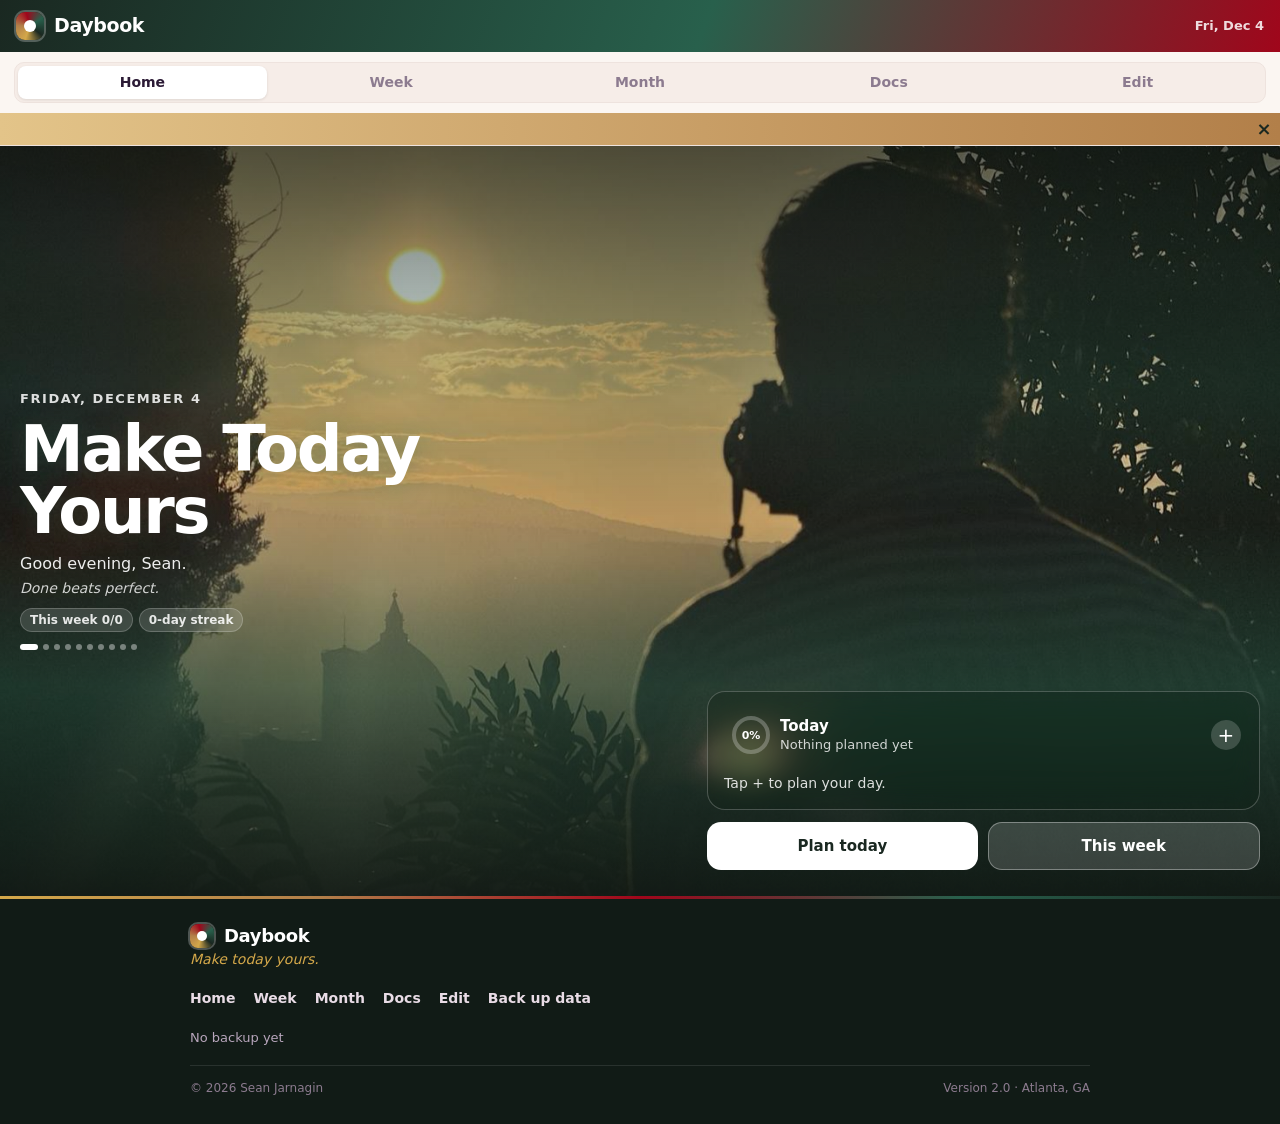
<file: index.html>
<!DOCTYPE html>
<html lang="en">
<head>
<meta charset="utf-8">
<meta name="viewport" content="width=device-width, initial-scale=1, viewport-fit=cover">
<title>Daybook</title>
<meta name="theme-color" content="#2B1A35">
<meta name="description" content="Plan your day, check it off, and see your week and month.">
<link rel="manifest" href="manifest.webmanifest">
<link rel="icon" type="image/png" sizes="32x32" href="icons/favicon-32.png">
<link rel="apple-touch-icon" href="icons/apple-touch-icon.png">
<meta name="mobile-web-app-capable" content="yes">
<meta name="apple-mobile-web-app-capable" content="yes">
<meta name="apple-mobile-web-app-title" content="Daybook">
<meta name="apple-mobile-web-app-status-bar-style" content="black-translucent">
<meta name="format-detection" content="telephone=no">
<style>html{background:#2B1A35}</style>
<link rel="stylesheet" href="css/app.css">
<script src="js/data.js" defer></script>
<script src="js/themes.js" defer></script>
<script src="js/util.js" defer></script>
<script src="js/storage.js" defer></script>
<script src="js/files.js" defer></script>
<script src="js/app.js" defer></script>
<script src="js/pwa.js" defer></script>
</head>
<body>
<div id="app">
<header>
  <div class="brand"><span class="logo"></span><b>Daybook</b><span class="grow"></span><span class="bdate" id="bdate"></span></div>
  <div class="hpad">
  <div class="tabs" id="tabs">
    <button data-act="view" data-v="home">Home</button>
    <button data-act="view" data-v="week">Week</button>
    <button data-act="view" data-v="month">Month</button>
    <button data-act="view" data-v="docs">Docs</button>
    <button data-act="view" data-v="lib">Edit</button>
  </div>
  <div class="row nav" id="nav"></div>
  </div>
  <div id="ticker"></div>
</header>
<div id="banner"></div>
<main id="main"><div class="empty">Loading your schedule...</div></main>
<footer class="appfoot"><div class="fin">
  <div><div class="fbrand"><span class="logo"></span><b>Daybook</b></div><p class="ftag">Make today yours.</p></div>
  <nav class="fnav"><button data-act="view" data-v="home">Home</button><button data-act="view" data-v="week">Week</button><button data-act="view" data-v="month">Month</button><button data-act="view" data-v="docs">Docs</button><button data-act="view" data-v="lib">Edit</button><button data-act="backup">Back up data</button></nav>
  <div class="fmeta"><span id="fstatus"></span></div>
  <div class="fsmall"><span>&copy; 2026 Sean Jarnagin</span><span>Version 2.0 &middot; Atlanta, GA</span></div>
</div></footer>
</div>
<div id="sheet"></div>
<div id="toast"></div>

<template id="doc-syllabus"><div class="doc-title"><div class="kicker">PHOTOGRAPHY SYLLABUS</div><h1>LIGHT &amp; LENS</h1><p class="lead">8-Week Light Mastery Cycle</p>
<p class="meta">Nikon D7500 / D3400 | 8-Lens Kit | DJI Mini 2 | RAW Workflow</p><p class="motto">The lens serves the light. The light serves the story.</p><p class="meta">Organized by lighting scenario, not by lens.<br>2 long days/week (2-3 hours) | 2-3 short days/week (15-45 min)<br>Editing integrated, not deferred | Drone practice on weekends</p></div><h2 id="course-philosophy">Course Philosophy</h2>
<p>The previous syllabus organized practice by lens. This one organizes by light. The difference matters: a lens rotation teaches you what glass can do. A light rotation teaches you what you can do with any glass in any condition. When you walk into a room, a venue, a landscape, the first question is never 'which lens?' It is 'where is the light, what is it doing, and how do I use it or change it?' The lens choice follows from that answer.</p>
<p><strong>Your voice:</strong> You use light to create tension and narrative. You are drawn to selective illumination, silhouettes, dark negative space, and compositions where the viewer feels what is about to happen. This syllabus is designed to develop that voice while building the technical control to execute it reliably under any lighting condition.</p>
<p><strong>The three pillars:</strong> (1) Light control - reading, shaping, and manipulating light with any tool available. This is the spine. (2) Viewer influence - understanding how composition, framing, and cropping direct emotion and attention. Woven into every assignment. (3) Lens fluency - knowing which lens to grab and why, earned through application under varied conditions rather than isolated rotation.</p>
<h2 id="week-unit-schedule">8-Week Unit Schedule</h2>
<p>Each week presents a lighting scenario. The assignments specify which lenses to use because certain lenses suit certain light. But the focus is the light, not the lens. By the end of the cycle, you will have worked every lens in your kit under the conditions that reveal its strengths and expose its limitations.</p>
<h3 class="wk">Week 1: Window Light &amp; Indoor Natural</h3>
<p><strong>Scenario:</strong> Soft directional light from windows. No artificial sources. Blinds, curtains, and time of day as your only modifiers.</p>
<p><strong>Recommended Lenses:</strong> 50mm f/1.4 (portraits), Tokina 11-16mm (real estate interiors), 105mm Micro (detail/macro near windows)</p>
<p><strong>Composition Focus:</strong> Frame subjects at the edge of light falloff. Place the brightest area where you want the viewer's eye. Practice negative space - let darkness occupy 40-60% of the frame.</p>
<p><strong>Assignment:</strong> Shoot portraits of a person or cat positioned at varying distances from a window. Document how light quality changes as the subject moves 1ft, 3ft, 5ft from the glass. Separately, shoot one room of your house as a real estate interior using only window light - no lamps.</p>
<h3 class="wk">Week 2: Golden Hour &amp; Backlight</h3>
<p><strong>Scenario:</strong> The 45 minutes before sunset. Warm directional light. Backlighting with rim light and flare. The light you will shoot most client work in.</p>
<p><strong>Recommended Lenses:</strong> 50mm f/1.4 (primary), 55-300mm (compressed backlit silhouettes), 35mm f/1.8 (environmental backlit portraits)</p>
<p><strong>Composition Focus:</strong> Backlight separation - place the sun behind your subject and expose for the face. Use lens flare intentionally vs. avoiding it. Frame silhouettes where the shape tells the story without detail.</p>
<p><strong>Assignment:</strong> Shoot a portrait session at golden hour. 3 frames backlit with rim light, 3 frames sidelit, 3 silhouettes. Separately, shoot a landscape at 200-300mm with silhouetted figures against the sunset. Compare how the 50mm and 300mm render the same backlit scene.</p>
<h3 class="wk">Week 3: Harsh &amp; Overhead Light</h3>
<p><strong>Scenario:</strong> Midday sun, direct overhead, hard shadows. The light most photographers avoid. You learn to use it or find shade within it.</p>
<p><strong>Recommended Lenses:</strong> 35mm f/1.8 (street), 18-55mm kit zoom (versatility), Tokina 11-16mm (architecture shadows)</p>
<p><strong>Composition Focus:</strong> Use shadows as compositional elements, not problems. Shadow lines as leading lines. Contrast between lit and unlit areas to direct attention. Hard light on texture (brick, concrete, bark).</p>
<p><strong>Assignment:</strong> Shoot 10 frames where the shadow is the subject, not the object casting it. Shoot a portrait in open shade with harsh sun 2 feet behind the shade line - expose for the face, let the background blow. Shoot one architectural subject where the shadow pattern is more interesting than the building.</p>
<h3 class="wk">Week 4: Overcast &amp; Diffused Light</h3>
<p><strong>Scenario:</strong> Flat, even light. No shadows. No drama from the sky. The challenge is creating mood when nature gives you none. Also the most flattering portrait light.</p>
<p><strong>Recommended Lenses:</strong> 50mm f/1.4 (portraits - use aperture for depth separation since light will not help), 105mm Micro (macro - overcast is ideal for detail work), Laowa 100mm 2:1 (extreme macro)</p>
<p><strong>Composition Focus:</strong> Without light contrast to guide the eye, composition carries everything. Color contrast, texture contrast, and subject isolation through depth of field become your tools. Practice minimalism - fewer elements, stronger statement.</p>
<p><strong>Assignment:</strong> Shoot a portrait session on an overcast day. Make the images feel moody despite flat light through composition and aperture choices alone. Separately, shoot macro work outdoors - overcast eliminates harsh reflections on small subjects. 10 frames with each macro lens, compare 1:1 vs 2:1 magnification.</p>
<h3 class="wk">Week 5: Low Light &amp; Night</h3>
<p><strong>Scenario:</strong> After sunset, indoor dim conditions, street lights, moonlight. High ISO territory. Tripod mandatory. This is where your camera's limits become real.</p>
<p><strong>Recommended Lenses:</strong> 50mm f/1.4 (fastest glass, lowest ISO needed), 35mm f/1.8 (street at night), 200-500mm f/5.6 (moon, astrophotography), Tokina 11-16mm f/2.8 (night sky wide field)</p>
<p><strong>Composition Focus:</strong> Light sources become subjects - street lamps, windows, car lights, the moon. Frame around points of light in darkness. Use long exposure to create light trails and star movement. Isolate illuminated subjects against dark negative space.</p>
<p><strong>Assignment:</strong> Shoot a cityscape or street scene after dark with the 35mm - use available light only, push ISO and find your camera's noise ceiling. Separately, shoot the moon at 500mm on a tripod. Shoot a 20-second exposure of the night sky with the Tokina. Three completely different approaches to darkness in one session.</p>
<h3 class="wk">Week 6: Mixed &amp; Artificial Light</h3>
<p><strong>Scenario:</strong> Indoor scenes with multiple light sources at different color temperatures. Tungsten lamps, LED overhead, daylight from windows, all in one frame. The hardest white balance scenario.</p>
<p><strong>Recommended Lenses:</strong> Tokina 11-16mm (real estate - this is the exact scenario you face in every property), 50mm f/1.4 (indoor portraits under mixed light), 18-55mm kit zoom (versatility for problem-solving)</p>
<p><strong>Composition Focus:</strong> Identify the dominant light source and expose for it. Accept that mixed light means some areas will be warm and some cool - use that contrast intentionally rather than fighting it.</p>
<p><strong>Assignment:</strong> Shoot a full real estate walkthrough of your house with every light on and every blind open. Set Kelvin manually and keep it consistent across all rooms. Separately, shoot a portrait under mixed lighting - one side of the face lit by warm lamp, other side by cool window. Make it look intentional, not accidental.</p>
<h3 class="wk">Week 7: Practical &amp; Creative Light</h3>
<p><strong>Scenario:</strong> You provide the light. Phone flashlight, headlamp, candles, colored materials, reflectors, speedlight. This is your voice week - dark mood, selective illumination, narrative tension.</p>
<p><strong>Recommended Lenses:</strong> 50mm f/1.4 (portraits with dramatic practical light), 105mm Micro (illuminated details), 35mm f/1.8 (environmental scenes with creative lighting)</p>
<p><strong>Composition Focus:</strong> Light only what matters. Let everything else fall to darkness. The viewer's eye goes where the light is - use that to tell a story. Practice light painting with long exposures. Color cast from materials to set mood.</p>
<p><strong>Assignment:</strong> Pre-visualize 5 specific frames before touching the camera. Set each one up deliberately - choose the light position, the color, the exposure time. Separately, shoot a portrait lit only by a single practical light source (lamp, candle, phone). Make it feel cinematic, not accidental.</p>
<h3 class="wk">Week 8: Client Simulation &amp; Field Test</h3>
<p><strong>Scenario:</strong> No controlled conditions. You show up, assess the light, choose the lens, solve problems in real time. This week tests everything from weeks 1-7 under pressure.</p>
<p><strong>Recommended Lenses:</strong> Bring your full kit. Choose the right lens for each scenario without being told which one to use.</p>
<p><strong>Composition Focus:</strong> Apply everything. Every frame should demonstrate a deliberate lighting choice, a deliberate composition choice, and a deliberate lens choice. If you cannot articulate all three before pressing the shutter, do not press it.</p>
<p><strong>Assignment:</strong> Three assignments: (1) Shoot a portrait session with a willing subject - direct them, manage the light, deliver 15-20 edited frames. (2) Shoot a complete real estate walkthrough of a property you have not previously photographed. (3) Shoot one creative personal project applying your voice - moody, narrative, tension-driven. Review all three sets and self-assess.</p>
<h2 id="weekly-structure">Weekly Structure</h2>
<p>You have two long days (2-3 hours each) and two to three short days (15-45 minutes each) per week. Editing is integrated into the schedule, not saved for Sunday. The backlog problem from the previous cycle ends here.</p>
<div class="tw"><table>

<tbody>
<tr class="odd">
<td><strong>Day Type</strong></td>
<td><strong>Block</strong></td>
<td><strong>Activity</strong></td>
</tr>
<tr class="even">
<td><strong>Long Day (2x/week)</strong></td>
<td>Shoot Block (60-90 min)</td>
<td>Primary lighting scenario practice per weekly unit. Bring the recommended lenses. Shoot 20-40 intentional frames. Every frame has a named lighting decision and composition decision.</td>
</tr>
<tr class="odd">
<td><strong>Long Day (2x/week)</strong></td>
<td>Edit Block (45-60 min)</td>
<td>Same day if possible, next day at latest. Cull to top 10, edit top 5, write one-sentence note per edited frame: what lighting choice did I make and did it work?</td>
</tr>
<tr class="even">
<td><strong>Long Day (2x/week)</strong></td>
<td>Drone Block (20-30 min)</td>
<td>Weekend long day only. Flight practice, composition from altitude, understanding how aerial light differs from ground level. Log flight hours toward Part 107 comfort.</td>
</tr>
<tr class="odd">
<td><strong>Short Day (2-3x/week)</strong></td>
<td>Quick Shoot (15-45 min)</td>
<td>One focused exercise from the weekly unit. 5-10 frames with one specific lighting challenge. Use whatever lens the scenario demands.</td>
</tr>
<tr class="even">
<td><strong>Short Day (2-3x/week)</strong></td>
<td>Quick Edit (15 min)</td>
<td>Cull and rate previous session. Do not let the backlog grow past two sessions. If behind on editing, this is edit-only - no shooting.</td>
</tr>
</tbody>
</table></div>
<h3>The Backlog Rule</h3>
<p>If you have more than two unprocessed shooting sessions, your next session is an edit session, not a shooting session. No exceptions. Shooting without reviewing is collecting data you never learn from. The feedback loop between shooting and editing is where skill compounds. Break the loop and you are just accumulating hard drive clutter.</p>
<h3>Drone Practice</h3>
<p>DJI Mini 2. Weekend long days only, 20-30 minutes per session. Focus on smooth flight, composition from altitude, and understanding how aerial perspective changes the relationship between foreground, midground, and background. Log every flight. Part 107 certification is in progress - until it is complete, no commercial use of aerial footage.</p>
<h2 id="lens-reference">Lens Reference</h2>
<p>Eight lenses. Each one has a role. This table is your field guide for deciding which lens to grab when you walk into a scenario.</p>
<div class="tw"><table>

<tbody>
<tr class="odd">
<td><strong>Lens</strong></td>
<td><strong>Equiv.</strong></td>
<td><strong>Role</strong></td>
<td><strong>Notes</strong></td>
</tr>
<tr class="even">
<td><strong>35mm f/1.8G DX</strong></td>
<td>~52mm</td>
<td>Street, environmental portraits, daily carry</td>
<td>Your natural eye. Use when you want context and environment around the subject.</td>
</tr>
<tr class="odd">
<td><strong>50mm f/1.4G FX</strong></td>
<td>~75mm</td>
<td>Portraits, low light, shallow DOF</td>
<td>Your money lens for client work. Fastest glass in the kit. First choice for any portrait or low-light scenario.</td>
</tr>
<tr class="even">
<td><strong>18-55mm f/3.5-5.6 VR DX</strong></td>
<td>~27-82mm</td>
<td>Versatile problem-solver</td>
<td>When unsure which prime to grab, this lens finds the focal length first. Variable aperture limits low-light use.</td>
</tr>
<tr class="odd">
<td><strong>Tokina 11-16mm f/2.8 CF DX</strong></td>
<td>~16-24mm</td>
<td>Real estate, landscape, architecture, night sky</td>
<td>Your weakest lens compositionally. Requires strong foreground interest. Every real estate shoot starts here.</td>
</tr>
<tr class="even">
<td><strong>55-300mm f/4.5-5.6G ED VR DX</strong></td>
<td>~82-450mm</td>
<td>Telephoto compression, wildlife, portraits</td>
<td>Your natural strength. Compressed backgrounds, isolated subjects, mountain layers. Needs good light.</td>
</tr>
<tr class="odd">
<td><strong>200-500mm f/5.6E VR FX</strong></td>
<td>~300-750mm</td>
<td>Wildlife, moon, extreme reach</td>
<td>Specialist. Tripod or monopod mandatory. Use for subjects you cannot physically approach.</td>
</tr>
<tr class="even">
<td><strong>Nikon 105mm f/2.8D Micro FX</strong></td>
<td>~157mm</td>
<td>Macro 1:1, ring detail, portraits</td>
<td>Doubles as a portrait lens at 157mm equivalent. Primary macro for jewelry, rings, flowers, insects.</td>
</tr>
<tr class="odd">
<td><strong>Laowa 100mm f/2.8 2:1 FX</strong></td>
<td>~150mm</td>
<td>Extreme macro 2:1</td>
<td>Manual focus only. Double life-size magnification. For when 1:1 is not close enough.</td>
</tr>
</tbody>
</table></div>
<h2 id="real-estate-integration">Real Estate Integration</h2>
<p>Real estate photography is not a separate practice track. It is embedded in the weekly units where it belongs. Weeks 1, 3, 6, and 8 contain dedicated real estate assignments because those weeks present the lighting conditions you will encounter in actual property shoots: window light (Week 1), harsh contrast between interior and exterior (Week 3), mixed artificial and natural sources (Week 6), and the full simulation (Week 8).</p>
<p><strong>Standard real estate settings:</strong> Tokina 11-16mm at f/7.1-f/9. Manual mode. ISO 100. Tripod at chest height. Manual Kelvin white balance locked for the entire property. HDR bracketing (-2, 0, +2) for rooms with bright windows. Virtual horizon on. Shoot from corners. Three walls visible. Stage before shooting.</p>
<p>By the end of one 8-week cycle, you will have shot your own house under four different lighting conditions. By cycle two, you should be shooting other properties.</p>
<h2 id="pre-session-protocol">Pre-Session Protocol</h2>
<p>Before every shoot, answer these five questions. If you cannot answer all five, you are not ready to press the shutter.</p>
<ol type="1">
<li><p><strong>What is the light doing?</strong> Direction, quality (hard/soft), color temperature. Read it before raising the camera.</p></li>
<li><p><strong>What story am I telling?</strong> What should the viewer feel when they see this frame? Name the emotion or narrative before composing.</p></li>
<li><p><strong>Why this lens?</strong> Articulate why the lens on your camera right now is the right tool for this light and this story. If you cannot, switch.</p></li>
<li><p><strong>What is in the background?</strong> Check behind your subject before pressing the shutter. Move if something competes with or distracts from your story.</p></li>
<li><p><strong>What settings and why?</strong> Aperture, shutter, ISO. Each one should be a deliberate decision, not a default. If you are in auto-anything, know why.</p></li>
</ol>
<h2 id="progression-milestones">Progression Milestones</h2>
<h3>Cycle 1 Complete (Week 8)</h3>
<p>You can walk into any lighting scenario and identify the dominant light source, its direction, and its quality within 15 seconds. You know which lens to grab for each commercial scenario without deliberating. You can produce a consistent set of real estate images under mixed lighting. Your portrait work in golden hour is reliable. You have a growing body of personal work that reflects your voice - moody, narrative, tension-driven. Your editing backlog never exceeds two sessions.</p>
<h3>Cycle 2 Complete (Week 16)</h3>
<p>You can shape light, not just read it. Speedlight on camera and off camera is comfortable. You can manage a full portrait session directing a subject through poses, locations, and lighting changes. Your real estate work is consistent enough to show agents. Your drone footage is composed and smooth. Part 107 is complete. Your portfolio has enough depth to support a website launch.</p>
<h3>Cycle 3 Complete (Week 24)</h3>
<p>You are booking paid work. Engagement sessions, real estate listings, or second-shooting weddings. The camera and lighting decisions are invisible to you during a shoot - all of your attention is on the subject and the story. Your voice is recognizable across your portfolio. You are a photographer, not someone who owns a camera.</p>
<h2 id="final-note">Final Note</h2>
<p>The first syllabus taught you how to operate a camera. This one teaches you how to see. The difference between a technician and a photographer is that the technician executes settings and the photographer tells stories. You have the technical foundation. Now the work is learning to control the single most important variable in every photograph: light.</p>
<p><strong>The lens is the instrument. Light is the music. Learn to hear it.</strong></p>
</template>
<template id="doc-nikkor"><div class="doc-title"><div class="kicker">Nikon</div><h1>NIKKOR Lens Nomenclature</h1><p class="lead">F-Mount Designation Reference</p></div><h2>Your Lenses Decoded</h2><div class="term"><b>AF-S NIKKOR 200-500mm f/5.6E ED VR</b><p>In-lens AF motor. FX format. 200-500mm zoom range. f/5.6 constant aperture. Electronic diaphragm (E). Extra-low dispersion glass. Vibration Reduction stabilization. No aperture ring.</p></div><div class="term"><b>AF-S NIKKOR 50mm f/1.4G</b><p>In-lens AF motor. FX format. 50mm prime. f/1.4 fast aperture. No aperture ring (G). On your DX body, acts like a 75mm portrait lens.</p></div><div class="term"><b>AF-S DX NIKKOR 35mm f/1.8G</b><p>In-lens AF motor. DX crop format - designed for your sensor. 35mm prime. f/1.8 fast aperture. No aperture ring. On DX, acts like a 52.5mm normal lens.</p></div><div class="term"><b>AF-P DX NIKKOR 18-55mm f/3.5-5.6G VR</b><p>Stepping motor AF (quiet, fast). DX format kit lens. Variable aperture zoom: f/3.5 at 18mm, f/5.6 at 55mm. No aperture ring. VR stabilization.</p></div><div class="term"><b>Tokina atx-i 11-16mm f/2.8 CF</b><p>Third-party (Tokina). DX ultra-wide zoom. Constant f/2.8 aperture. CF = Compact Focus. Uses body screw-drive AF motor - works on D7500.</p></div><div class="term"><b>AF NIKKOR 50mm f/1.8D</b><p>Body screw-drive AF (no in-lens motor). FX format. 50mm prime. f/1.8 aperture. D-type: has aperture ring + sends distance data. The &quot;nifty fifty&quot; classic.</p></div><h2>Quick Decision Guide</h2><div class="term"><b class="code">D vs G vs E</b><p>D has an aperture ring (lock it at smallest number). G removed the ring. E added electronic control for faster, more precise operation. Evolution: D -&gt; G -&gt; E.</p></div><div class="term"><b class="code">AF vs AF-S</b><p>Both are F-mount. AF relies on a motor in the camera body (shaft-driven). AF-S has its own motor - quieter, faster, works on every body including entry-level.</p></div><div class="term"><b class="code">DX on FX</b><p>Usable in DX crop mode (body auto-detects). You get fewer megapixels. FX on DX always works - you just use the center of the image circle.</p></div><h2>Focus Motor &amp; Mount Type</h2><div class="term"><b class="code">AI / AI-S</b><p>Manual focus. Mechanical aperture coupling to body meter. AI-S adds linear aperture response for program/shutter-priority modes.</p><p class="note">No autofocus. Aperture ring on lens.</p></div><div class="term"><b class="code">AF</b><p>Autofocus driven by the camera body&#x27;s screw-drive motor (via the coupling shaft in the mount). Requires a body with a built-in AF motor.</p><p class="note">D7500 has a body motor - these lenses will autofocus on it. Entry-level bodies (D3x00/D5x00) do not.</p></div><div class="term"><b class="code">AF-S</b><p>Silent Wave Motor built into the lens. Full-time manual focus override - turn the ring anytime without switching to M. Autofocuses on all Nikon bodies.</p><p class="note">Most common modern F-mount designation. Still F-mount, not a separate mount.</p></div><div class="term"><b class="code">AF-P</b><p>Stepping motor. Smoother, quieter, faster - optimized for video AF. Requires newer bodies for full menu control.</p><p class="note">D7500 fully compatible. Found on newer kit lenses (10-20mm, 18-55mm, 70-300mm).</p></div><div class="term"><b class="code">AF-I</b><p>Predecessor to AF-S. Internal coreless motor. Rare - only a few long telephoto lenses used this before AF-S replaced it.</p><p class="note">Obsolete. You won&#x27;t encounter these unless buying vintage superteles.</p></div><h2>Sensor Format</h2><div class="term"><b class="code">DX</b><p>Designed for crop-sensor bodies (23.5x15.6mm, 1.5x crop factor). Smaller image circle - will vignette heavily on full-frame bodies.</p><p class="note">Your D7500 is a DX body. DX lenses are native to it.</p></div><div class="term"><b class="code">FX</b><p>Designed for full-frame (36x24mm). Larger image circle covers both FX and DX sensors. On DX, the center is cropped, giving the 1.5x reach bonus.</p><p class="note">Your 50mm f/1.4 and 200-500mm f/5.6E are FX lenses working on your DX body.</p></div><h2>Aperture Control Type</h2><div class="term"><b class="code">D</b><p>Sends distance information to the body for 3D Matrix Metering and i-TTL flash. Has a physical aperture ring on the lens barrel.</p><p class="note">Set the ring to the smallest number (highest f-stop) and lock it - control aperture from the camera body dial.</p></div><div class="term"><b class="code">G</b><p>No aperture ring. Aperture is controlled entirely through the camera body command dial. Also sends distance data like D-type.</p><p class="note">The &quot;G&quot; effectively replaced the &quot;D&quot; designation. Most modern F-mount lenses are G-type.</p></div><div class="term"><b class="code">E</b><p>Electronic aperture control (electromagnetic diaphragm). No mechanical aperture lever - the body controls the aperture electronically via contacts.</p><p class="note">Found on newer pro lenses. Your 200-500mm f/5.6E uses this. More precise aperture control during bursts.</p></div><h2>Optical Element Codes</h2><div class="term"><b class="code">ED</b><p>Extra-low Dispersion glass. Reduces chromatic aberration (color fringing), especially at telephoto focal lengths.</p><p class="note">Very common on telephoto and zoom lenses. Look for this on anything over 70mm.</p></div><div class="term"><b class="code">FL</b><p>Fluorite lens element. Even lower dispersion than ED with less weight. Premium optical element found on high-end telephotos.</p><p class="note">Lighter than ED at the same correction quality. Seen on 500mm f/5.6E PF, 800mm f/5.6E FL.</p></div><div class="term"><b class="code">ASP</b><p>Aspherical lens element. Corrects spherical aberration and distortion, especially in wide-angle and wide-aperture lenses.</p><p class="note">Allows sharper performance with fewer total elements, keeping the lens lighter.</p></div><div class="term"><b class="code">N</b><p>Nano Crystal Coat. Nikon&#x27;s premium anti-reflective coating. Dramatically reduces ghosting and flare from point light sources.</p><p class="note">Found on pro-grade lenses. Gold &quot;N&quot; badge on the lens barrel.</p></div><div class="term"><b class="code">IF</b><p>Internal Focusing. The lens does not change physical length during focus. The front element stays stationary.</p><p class="note">Important for filters (polarizers won&#x27;t spin) and macro work (won&#x27;t bump the subject). Faster AF, better balance.</p></div><div class="term"><b class="code">RF</b><p>Rear Focusing. Focus group is at the back of the lens. Similar benefits to IF - fast, compact focus travel.</p><p class="note">Less common designation. Mostly seen on older AF tele lenses.</p></div><div class="term"><b class="code">CRC</b><p>Close-Range Correction. Floating element design optimizes sharpness at close focus distances, not just infinity.</p><p class="note">Found on some wide-angles and macro lenses. Improves near-subject performance.</p></div><div class="term"><b class="code">DC</b><p>Defocus Control. A ring on the lens controls the quality (not amount) of background or foreground blur.</p><p class="note">Only on 105mm f/2 DC and 135mm f/2 DC. Niche portrait lenses.</p></div><div class="term"><b class="code">PF</b><p>Phase Fresnel element. Uses diffraction to correct chromatic aberration instead of heavy ED/FL glass. Dramatically reduces size and weight.</p><p class="note">The 300mm f/4E PF and 500mm f/5.6E PF are remarkably portable superteles because of this.</p></div><h2>Stabilization</h2><div class="term"><b class="code">VR</b><p>Vibration Reduction. Optical image stabilization - a gyro-sensor detects shake and a floating lens group compensates in real time.</p><p class="note">Typically gives 3-4 stops of handheld advantage. Critical for telephoto, useful for video.</p></div><div class="term"><b class="code">VR II</b><p>Second-generation VR system. Improved stabilization performance - usually rated at 4+ stops of correction.</p><p class="note">Found on newer telephoto zooms like the 70-200mm f/2.8E FL ED VR.</p></div><h2>Specialty Designations</h2><div class="term"><b class="code">Micro</b><p>Nikon&#x27;s term for macro. Capable of at least 1:1 reproduction ratio (life-size on the sensor). Optimized for close-focus sharpness.</p><p class="note">Nikon says &quot;Micro&quot; where everyone else says &quot;Macro.&quot; Same thing.</p></div><div class="term"><b class="code">PC-E</b><p>Perspective Control with Electronic aperture. Tilt-shift lens for architecture and product photography. Corrects converging verticals.</p><p class="note">Manual focus only. Used in real estate and architectural work to keep buildings straight.</p></div><div class="term"><b class="code">TC</b><p>Teleconverter. Multiplies focal length (1.4x, 1.7x, or 2x) at the cost of light loss and some sharpness. Mounts between body and lens.</p><p class="note">TC-14E III (1.4x, loses 1 stop), TC-20E III (2x, loses 2 stops). Only works with certain AF-S/AF-I teles.</p></div><h2>Decoded Example</h2><p class="decode">AF-S VR Micro-NIKKOR 105mm f/2.8G IF-ED</p><div class="term row2"><b class="code">AF-S</b><p>Silent Wave Motor - in-lens AF, works on all bodies</p></div><div class="term row2"><b class="code">VR</b><p>Vibration Reduction optical stabilization</p></div><div class="term row2"><b class="code">Micro</b><p>Macro lens - 1:1 life-size reproduction</p></div><div class="term row2"><b class="code">105mm</b><p>Focal length (157.5mm equivalent on DX)</p></div><div class="term row2"><b class="code">f/2.8</b><p>Maximum aperture - how wide the diaphragm opens</p></div><div class="term row2"><b class="code">G</b><p>No aperture ring - body dial controls aperture</p></div><div class="term row2"><b class="code">IF</b><p>Internal Focusing - length stays fixed, front won&#x27;t spin</p></div><div class="term row2"><b class="code">ED</b><p>Extra-low Dispersion glass - reduces color fringing</p></div><p class="fine">NIKKOR &amp; Nikon are trademarks of Nikon Corporation. Reference compiled for personal use.</p></template>
</body>
</html>
</file>
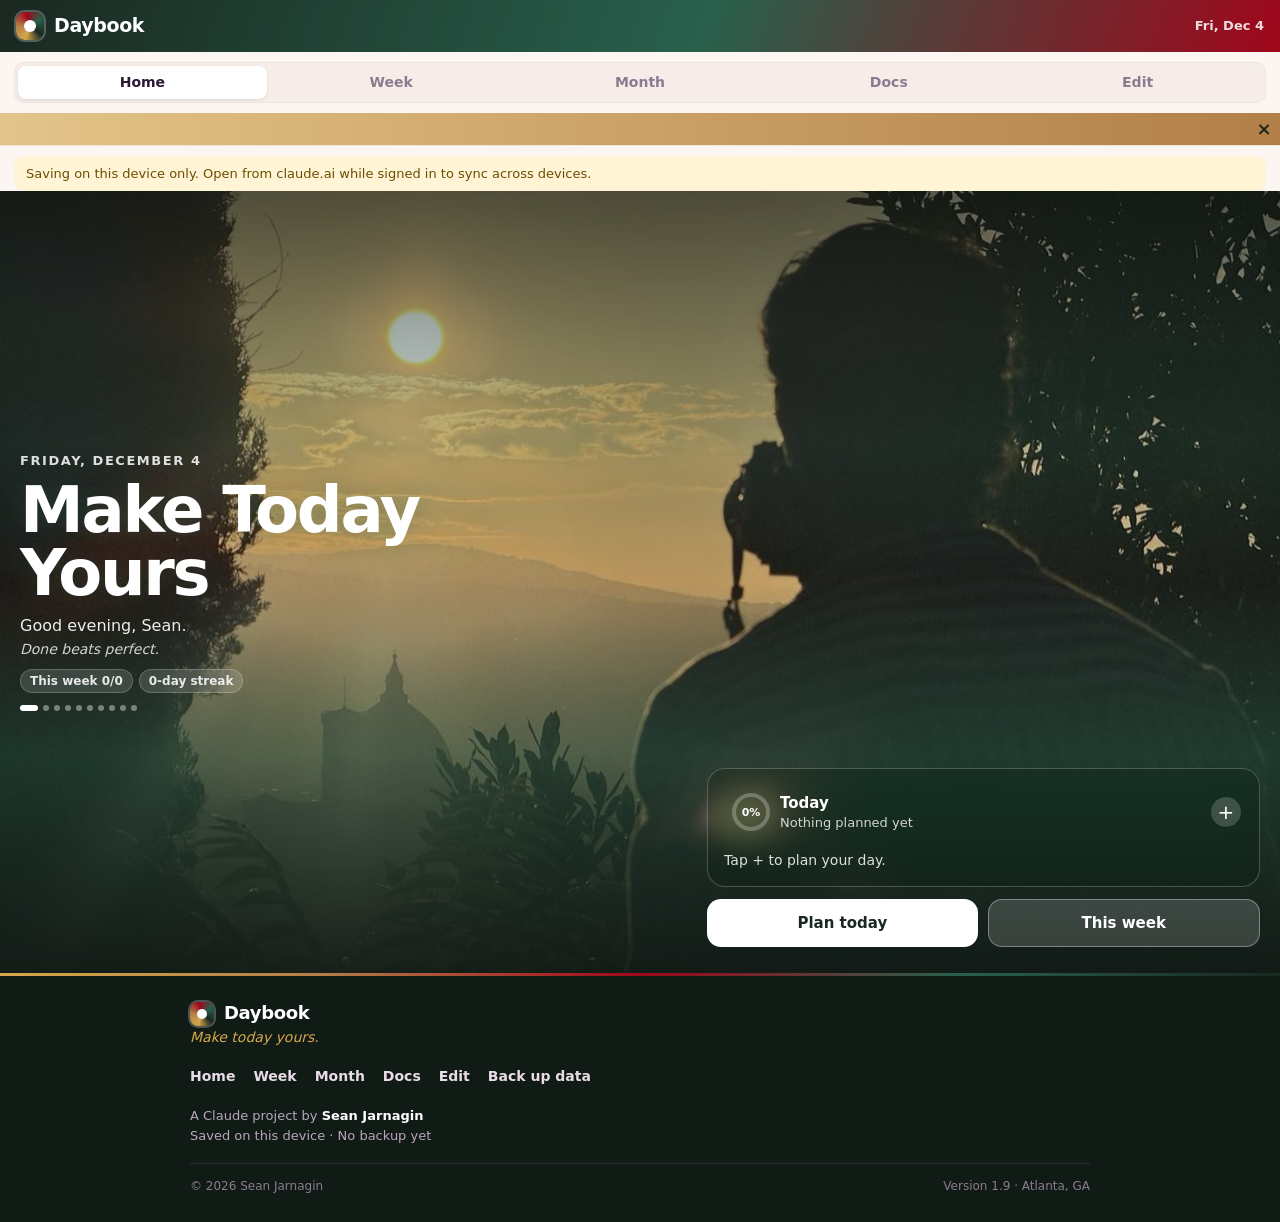
<file: original/index.html>
<!DOCTYPE html>
<html lang="en">
<head>
<meta charset="utf-8">
<meta name="viewport" content="width=device-width, initial-scale=1, viewport-fit=cover">
<title>Daybook</title>
<style>
:root{--t1:#F6A961;--t2:#E56B5E;--t3:#BB405C;--t4:#843660;--t5:#583168;--deep:#2B1A35;--deep-rgb:43,26,53;--tint-rgb:88,49,104;
--tick1:#F6A961;--tick2:#E56B5E;--tick-ink:#2B1A35;--hi:#F6A961;--accent-l:#BB405C;--accent-d:#E56B5E;--done-l:#843660;--done-d:#F6A961;
--btn:linear-gradient(100deg,#E56B5E,#BB405C 55%,#843660);
--sand:var(--t1);--terra:var(--t2);--blush:var(--t3);--camelot:var(--t4);--bossa:var(--t5);
--bg:#FBF6F2;--card:#fff;--ink:#2B1A35;--mute:#8C7B8F;--line:#EEE3DE;--soft:#F6EDE8;--accent:var(--accent-l);--done:var(--done-l);--danger:#C8384F;
--grad:linear-gradient(90deg,var(--t1),var(--t2),var(--t3),var(--t4),var(--t5))}
@media (prefers-color-scheme:dark){:root{--bg:#170F1D;--card:#221729;--ink:#F7EEF2;--mute:#A693A9;--line:#33253B;--soft:#2B1E33;--accent:var(--accent-d);--done:var(--done-d);--danger:#FF6F7D}}
*{box-sizing:border-box}
html,body{margin:0}
html{background:var(--deep)}
html,body{overscroll-behavior-y:none}
#app{min-height:100vh;display:flex;flex-direction:column;background:var(--deep);overflow-x:clip;max-width:100%}
#banner{background:var(--bg)}
:root{--sl:env(safe-area-inset-left,0px);--sr:env(safe-area-inset-right,0px);--st:env(safe-area-inset-top,0px);--sb:env(safe-area-inset-bottom,0px)}
body{background:var(--bg);color:var(--ink);font:15px/1.35 -apple-system,BlinkMacSystemFont,"SF Pro Text",Inter,system-ui,sans-serif;-webkit-tap-highlight-color:transparent}
main{flex:1 0 auto;background:var(--bg)}
button{font:inherit;color:inherit;background:none;border:0;cursor:pointer;padding:0}
input,select,textarea{font-size:16px!important}
html,body,button,input,select,label{touch-action:manipulation}
body{overflow-x:hidden}
input{font:inherit;color:var(--ink);background:var(--soft);border:1px solid var(--line);border-radius:10px;padding:9px 11px;outline:none;min-width:0}
input:focus{border-color:var(--accent)}
header{position:sticky;top:0;z-index:5;background:var(--bg);border-bottom:1px solid var(--line)}
.brand{display:flex;align-items:center;gap:10px;padding:calc(12px + var(--st)) calc(16px + var(--sr)) 12px calc(16px + var(--sl));background:linear-gradient(110deg,var(--t5) 0%,var(--t4) 55%,var(--t3) 100%);color:#fff;transition:background .6s}
.logo{width:28px;height:28px;border-radius:9px;background:conic-gradient(from 200deg,var(--t1),var(--t2),var(--t3),var(--t4),var(--t5),var(--t1));box-shadow:0 0 0 2px rgba(255,255,255,.25);position:relative;flex:none}
.logo::after{content:"";position:absolute;inset:8px;border-radius:50%;background:#fff}
.brand b{font-size:19px;letter-spacing:-.02em;font-weight:800}
.brand .bdate{font-size:13px;opacity:.85;font-weight:600}
.hpad{padding:10px calc(14px + var(--sr)) 10px calc(14px + var(--sl))}
.nav:empty{display:none}
.row{display:flex;align-items:center;gap:8px}
.grow{flex:1;min-width:0}
.tabs{display:flex;background:var(--soft);border-radius:10px;padding:3px;border:1px solid var(--line)}
.tabs button{flex:1;padding:7px 4px;border-radius:8px;font-weight:600;font-size:14px;color:var(--mute)}
.tabs button.on{background:var(--card);color:var(--ink);box-shadow:0 1px 3px rgba(0,0,0,.1)}
.nav{margin-top:10px}
main.home{padding:0}
.hero{position:relative;min-height:calc(100vh - 118px);min-height:calc(100dvh - 118px);overflow:hidden;color:#fff;display:flex;flex-direction:column}
.hero{background:linear-gradient(180deg,var(--t5),var(--t4) 32%,var(--t3) 55%,var(--t2) 72%,var(--t1))}
.slides{position:absolute;inset:0;overflow:hidden}
.slide{position:absolute;inset:0;background-size:cover;background-repeat:no-repeat;opacity:0;transform:scale(1.02);transition:opacity 2.4s ease,transform 13s linear;will-change:opacity,transform}
.slide.on{opacity:1;transform:scale(1.09)}
.slide.out{opacity:0;transform:scale(1.09)}
.slides::after{content:"";position:absolute;inset:0;z-index:2;background:linear-gradient(180deg,rgba(var(--deep-rgb),.62) 0%,rgba(var(--tint-rgb),.25) 32%,rgba(var(--tint-rgb),.05) 50%,rgba(var(--tint-rgb),.45) 72%,rgba(var(--deep-rgb),.88) 100%)}
.dots{display:flex;gap:5px;margin-top:12px}
.dots i{width:6px;height:6px;border-radius:3px;background:rgba(255,255,255,.4);transition:all .4s}
.dots i.on{width:18px;background:#fff}
@media (prefers-reduced-motion:reduce){.slide,.slide.on,.slide.out{transform:none;transition:opacity 1.2s ease}}
.hero-in{position:relative;z-index:3;flex:1;display:flex;flex-direction:column;padding:28px calc(20px + var(--sr)) 26px calc(20px + var(--sl));max-width:680px;width:100%;margin:0 auto}
.hero-in .hr{display:flex;flex-direction:column}
@media (orientation:landscape) and (min-width:640px){
  .hero-in{max-width:none;display:grid;grid-template-columns:minmax(0,1.15fr) minmax(300px,1fr);column-gap:clamp(24px,4vw,56px);align-items:end;padding-top:24px}
  .hero-in .spacer{display:none}
  .hero-in .hl{align-self:center}
  .hero h2{font-size:clamp(44px,7.5vw,88px)}
}
.hero .when{font-size:13px;font-weight:700;letter-spacing:.12em;text-transform:uppercase;opacity:.85}
.hero h2{font-size:clamp(40px,12vw,64px);line-height:.98;margin:10px 0 10px;font-weight:800;letter-spacing:-.035em;text-shadow:0 2px 24px rgba(var(--tint-rgb),.35)}
.hero .greet{font-size:16px;opacity:.92;margin:0}
.hero .line{font-size:14px;opacity:.8;margin:4px 0 0;font-style:italic}
.glass{background:rgba(var(--deep-rgb),.30);border:1px solid rgba(255,255,255,.22);backdrop-filter:blur(14px) saturate(140%);-webkit-backdrop-filter:blur(14px) saturate(140%);border-radius:18px;padding:14px 16px}
.hero .spacer{flex:1;min-height:30px}
.hero .glass .item{border-top-color:rgba(255,255,255,.18)}
.hero .glass .item .d,.hero .glass .item .t .tm{color:rgba(255,255,255,.75)}
.hero .glass .chk{border-color:#fff}
.hero .glass .item.done .chk{background:#fff}
.hero .glass .item.done .chk svg path{stroke:var(--camelot)}
.hero .glass .item.missed .chk{border-color:#FFB3BC;background:transparent}
.hero .glass .item.missed .chk svg path{stroke:#FFB3BC}
.hero .glass .item.missed .t span:first-child{text-decoration-color:#FFB3BC}
.hero .glass .mtag{color:#FFB3BC}
.ghead{display:flex;align-items:center;gap:10px;margin-bottom:6px}
.ghead b{font-size:15px}
.ring{width:42px;height:42px;flex:none}
.stats{display:flex;gap:10px;margin-top:10px}
.stat{flex:1;text-align:left}
.stat b{display:block;font-size:22px;letter-spacing:-.02em}
.stat span{font-size:12px;opacity:.8}
.hbtns{display:flex;gap:10px;margin-top:12px}
.hbtn{flex:1;padding:13px;border-radius:14px;font-weight:700;font-size:15px;background:#fff;color:var(--bossa)}
.hbtn.alt{background:rgba(255,255,255,.16);color:#fff;border:1px solid rgba(255,255,255,.35)}
.gempty{opacity:.85;font-size:14px;padding:4px 0 2px}
.nav h1{font-size:19px;margin:0;font-weight:700;letter-spacing:-.01em;white-space:nowrap;overflow:hidden;text-overflow:ellipsis}
.ib{width:34px;height:34px;border-radius:50%;display:grid;place-items:center;background:var(--soft);font-size:18px;flex:none}
.pill{padding:6px 11px;border-radius:999px;background:var(--soft);font-size:13px;font-weight:600;white-space:nowrap;border:1px solid var(--line)}
.pill.on{background:var(--ink);color:var(--bg);border-color:var(--ink)}
.sub{color:var(--mute);font-size:13px}
.banner{margin:10px calc(14px + var(--sr)) 0 calc(14px + var(--sl));padding:9px 12px;border-radius:10px;background:#fff4d6;color:#6b4e00;font-size:13px}
@media (prefers-color-scheme:dark){.banner{background:#3a3010;color:#ffe08a}}
main{padding:12px calc(14px + var(--sr)) 24px calc(14px + var(--sl))}
.summary{display:flex;gap:10px;align-items:center;margin:0 0 12px}
.bar{flex:1;height:6px;background:var(--soft);border-radius:4px;overflow:hidden}
.bar i{display:block;height:100%;background:var(--grad);background-size:200px 100%;border-radius:4px;transition:width .3s}
.week{display:grid;gap:10px;grid-template-columns:1fr}
@media (min-width:760px){.week{grid-template-columns:repeat(auto-fill,minmax(230px,1fr))}}
.day{background:var(--card);border:1px solid var(--line);border-radius:14px;padding:10px 12px 8px}
.day.today{border-color:var(--accent);box-shadow:0 0 0 1px var(--accent) inset}
.dh{display:flex;align-items:center;gap:8px;margin-bottom:4px}
.dh b{font-size:16px}
.dh .tag{font-size:11px;font-weight:700;color:#fff;background:var(--btn);padding:2px 7px;border-radius:999px}
.add{width:30px;height:30px;border-radius:50%;background:var(--soft);font-size:20px;line-height:1;display:grid;place-items:center;color:var(--accent);font-weight:500}
.item{display:flex;align-items:center;gap:10px;padding:8px 0;border-top:1px solid var(--line)}
.item:first-of-type{border-top:0}
.chk{width:26px;height:26px;border-radius:50%;border:2px solid var(--c,var(--mute));flex:none;display:grid;place-items:center;transition:background .15s}
.chk svg{opacity:0;width:14px;height:14px}
.item.done .chk{background:var(--c,var(--done))}
.item.done .chk svg{opacity:1}
.item .body{flex:1;min-width:0;text-align:left}
.item .t{font-weight:600;display:flex;gap:6px;align-items:baseline}
.item .t .tm{font-weight:500;color:var(--mute);font-size:13px}
.item .d{color:var(--mute);font-size:13px;white-space:nowrap;overflow:hidden;text-overflow:ellipsis}
.item.done .t,.item.done .d{opacity:.5}
.item.missed .chk{border-color:var(--danger)}
.item.missed .chk svg{opacity:1}
.item.missed .t,.item.missed .d{opacity:.55}
.item.missed .t span:first-child{text-decoration:line-through;text-decoration-color:var(--danger);text-decoration-thickness:2px}
.mtag{font-size:11px;font-weight:700;color:var(--danger);text-transform:uppercase;letter-spacing:.04em}
.stat-row{display:flex;gap:8px;margin-top:6px}
.stat-row .chip{flex:1;justify-content:center}
.stat-row .chip.on.ms{background:var(--danger);border-color:var(--danger)}
.none{color:var(--mute);font-size:13px;padding:6px 0 4px;display:block;width:100%;text-align:left}
.wfoot{margin-top:14px;display:flex;gap:8px;flex-wrap:wrap}
.btn{padding:10px 14px;border-radius:10px;background:var(--card);border:1px solid var(--line);font-weight:600;font-size:14px}
.btn.armed{background:var(--danger);color:#fff;border-color:var(--danger)}
.month{background:var(--card);border:1px solid var(--line);border-radius:14px;overflow:hidden}
.mh,.mg{display:grid;grid-template-columns:repeat(7,1fr)}
.mh div{font-size:11px;font-weight:700;color:var(--mute);text-align:center;padding:7px 0;border-bottom:1px solid var(--line)}
.cell{min-height:74px;border-right:1px solid var(--line);border-bottom:1px solid var(--line);padding:4px;text-align:left;display:flex;flex-direction:column;gap:2px;overflow:hidden}
.cell:nth-child(7n){border-right:0}
.cell.out{opacity:.35}
.cell .n{font-size:12px;font-weight:700;width:22px;height:22px;display:grid;place-items:center;border-radius:50%}
.cell.today .n{background:var(--accent);color:#fff}
.cell.alldone{background:color-mix(in srgb,var(--sand) 18%,transparent)}
.mi{font-size:10.5px;line-height:1.25;padding:1px 4px;border-radius:4px;background:color-mix(in srgb,var(--c) 18%,transparent);white-space:nowrap;overflow:hidden;text-overflow:ellipsis}
.mi.dn{opacity:.5}
.mi.ms{text-decoration:line-through;text-decoration-color:var(--danger);opacity:.6}
.more{font-size:10.5px;color:var(--mute);padding-left:3px}
.libcat{background:var(--card);border:1px solid var(--line);border-radius:14px;padding:12px;margin-bottom:10px}
.libcat .lname{font-weight:700;font-size:16px;flex:1;background:transparent;border-color:transparent;padding:6px 8px}
.libcat .lname:focus{background:var(--soft);border-color:var(--accent)}
.swatch{width:26px;height:26px;border-radius:50%;flex:none;border:2px solid var(--card);box-shadow:0 0 0 1px var(--line)}
.libgrp{margin:8px 0 0 4px;padding-left:10px;border-left:3px solid var(--soft)}
.gname{font-weight:700;color:var(--ink);background:transparent;border-color:transparent;padding:4px 6px;flex:1}
.gname:focus{background:var(--soft);border-color:var(--accent);color:var(--ink)}
.x{width:28px;height:28px;border-radius:50%;color:var(--mute);font-size:17px;flex:none;display:grid;place-items:center}
.x.armed{background:var(--danger);color:#fff;width:auto;padding:0 10px;border-radius:999px;font-size:12px;font-weight:700}
.chips{display:flex;flex-wrap:wrap;gap:7px;margin:6px 0 2px}
.chip{display:inline-flex;align-items:center;gap:4px;padding:7px 12px;border-radius:999px;background:var(--soft);border:1px solid var(--line);font-size:14px;font-weight:500}
.chip.on{background:var(--c,var(--accent));border-color:var(--c,var(--accent));color:#fff}
.chip.cat{font-weight:650}
.chip.cat i{width:9px;height:9px;border-radius:50%;background:var(--c);display:inline-block}
.chip.cat.on i{background:#fff}
.chip.ed{padding:5px 4px 5px 12px}
.chip.ed .x{width:22px;height:22px;font-size:14px}
.chip.ed .x.armed{width:auto}
.additem{width:120px;padding:6px 10px;border-radius:999px;font-size:14px}
.link{color:var(--accent);font-weight:600;font-size:14px;padding:8px 4px 0}
.newcat{width:100%;padding:12px}
.sheet-wrap{position:fixed;inset:0;z-index:20;display:flex;flex-direction:column;justify-content:flex-end}
.sheet-bg{position:absolute;inset:0;background:rgba(0,0,0,.35)}
.sheet{position:relative;background:var(--bg);border-radius:18px 18px 0 0;max-height:90vh;display:flex;flex-direction:column;width:100%;max-width:640px;margin:0 auto;animation:up .2s ease-out}
@keyframes up{from{transform:translateY(30px);opacity:.6}to{transform:none;opacity:1}}
.grab{width:38px;height:5px;border-radius:3px;background:var(--line);margin:8px auto 0}
.sh-head{display:flex;align-items:center;justify-content:space-between;padding:8px 16px 10px;border-bottom:1px solid var(--line)}
.sh-head b{font-size:17px}
.sh-head button{color:var(--accent);font-weight:600}
.sh-body{overflow:auto;padding:6px 16px 16px;-webkit-overflow-scrolling:touch}
.lbl{font-size:12px;font-weight:700;color:var(--mute);text-transform:uppercase;letter-spacing:.05em;margin:14px 0 2px}
.sh-foot{display:flex;gap:10px;padding:10px 16px calc(16px + var(--sb));border-top:1px solid var(--line)}
.primary{flex:1;background:var(--btn);color:#fff;border-radius:12px;padding:13px;font-weight:700;font-size:16px}
.primary:disabled{opacity:.4}
.danger{color:var(--danger);font-weight:600;padding:13px 10px}
.danger.armed{background:var(--danger);color:#fff;border-radius:12px;padding:13px 14px}
.dows{display:flex;gap:6px;margin-top:6px}
.dows button{flex:1;height:38px;border-radius:10px;background:var(--soft);border:1px solid var(--line);font-weight:700;font-size:13px}
.dows button.on{background:var(--ink);color:var(--bg);border-color:var(--ink)}
select{font:inherit;color:var(--ink);background:var(--soft);border:1px solid var(--line);border-radius:10px;padding:8px 10px}
.toast{position:fixed;left:50%;bottom:24px;transform:translateX(-50%);background:var(--ink);color:var(--bg);padding:10px 16px;border-radius:12px;font-size:14px;font-weight:600;z-index:40;max-width:90vw;text-align:center}
.doclist{display:grid;gap:10px}
.doccard{display:flex;gap:14px;align-items:center;background:var(--card);border:1px solid var(--line);border-radius:16px;padding:14px;text-align:left;width:100%}
.doccard .ic{width:46px;height:56px;border-radius:8px;flex:none;display:grid;place-items:end start;padding:6px;color:#fff;font-size:10px;font-weight:800;letter-spacing:.06em}
.doccard b{display:block;font-size:16px}
.doc{background:var(--card);border:1px solid var(--line);border-radius:16px;padding:18px 18px 24px;line-height:1.55;font-size:15px}
.doc .doc-title{margin:-18px -18px 18px;padding:22px 18px 18px;border-radius:16px 16px 0 0;background:linear-gradient(120deg,var(--t5),var(--t4) 50%,var(--t3));color:#fff}
.doc .doc-title h1{margin:2px 0 4px;font-size:28px;letter-spacing:-.02em;line-height:1.1}
.doc .kicker{font-size:12px;font-weight:700;letter-spacing:.12em;text-transform:uppercase;opacity:.85}
.doc .lead{margin:0;font-weight:600;opacity:.95}
.doc .meta{margin:8px 0 0;font-size:13px;opacity:.85}
.doc .motto{margin:10px 0 0;font-style:italic;color:var(--hi)}
.doc h2{font-size:19px;margin:26px 0 8px;color:var(--accent);letter-spacing:-.01em}
.doc h3{font-size:16px;margin:20px 0 6px}
.doc h3.wk{padding:8px 12px;border-radius:10px;background:var(--soft);border-left:4px solid var(--terra)}
.doc p{margin:8px 0}
.doc ol{padding-left:22px}
.doc li{margin:6px 0}
.doc .tw{overflow-x:auto;margin:10px -6px;-webkit-overflow-scrolling:touch}
.doc table{border-collapse:collapse;font-size:13px;min-width:560px}
.doc th,.doc td{border-bottom:1px solid var(--line);padding:8px;vertical-align:top;text-align:left}
.doc th{background:var(--soft)}
.doc .term{padding:10px 0;border-bottom:1px solid var(--line)}
.doc .term b{font-size:15px}
.doc .term b.code{display:inline-block;background:var(--btn);color:#fff;border-radius:6px;padding:1px 8px;font-size:13px}
.doc .term p{margin:4px 0 0}
.doc .term .note{color:var(--mute);font-size:14px}
.doc .decode{font-weight:800;font-size:17px;padding:10px 12px;background:var(--soft);border-radius:10px}
.doc .fine{color:var(--mute);font-size:12px;margin-top:20px}
.doclink{color:var(--accent);font-weight:600;font-size:13px;text-transform:none;letter-spacing:0;margin-left:8px}
.tree{margin-top:16px;border-radius:14px;background:color-mix(in srgb,var(--c) 8%,transparent);padding:12px 12px 14px}
.tree-head{display:flex;align-items:center;gap:8px;font-weight:800;font-size:16px}
.tree-head i{width:11px;height:11px;border-radius:50%;background:var(--c);flex:none}
.branch{margin:10px 0 0 5px;padding-left:16px;border-left:2px solid color-mix(in srgb,var(--c) 40%,transparent)}
.branch .lbl{margin:0;position:relative}
.branch .lbl::before{content:"";position:absolute;left:-16px;top:50%;width:10px;border-top:2px solid color-mix(in srgb,var(--c) 40%,transparent)}
.pdfbar{display:flex;align-items:center;margin-bottom:10px}
.pdf{overflow-x:auto;-webkit-overflow-scrolling:touch}
.pdf img{display:block;width:100%;margin:0 0 10px;border-radius:8px;background:#fff;box-shadow:0 1px 6px rgba(43,26,53,.15)}
.pdf.z img{width:230%;max-width:none}
.datarow{display:flex;gap:8px;margin-top:10px;flex-wrap:wrap}
.ticker{padding:0 var(--sr) 0 var(--sl);display:flex;align-items:center;background:linear-gradient(90deg,var(--tick1),var(--tick2));color:var(--tick-ink);font-size:13px;font-weight:700;height:32px;overflow:hidden}
.ticker .run{flex:1;overflow:hidden;white-space:nowrap;height:100%;display:flex;align-items:center;cursor:pointer;mask-image:linear-gradient(90deg,transparent,#000 6%,#000 94%,transparent);-webkit-mask-image:linear-gradient(90deg,transparent,#000 6%,#000 94%,transparent)}
.ticker .run span{display:inline-block;padding-left:100%;animation:tick 16s linear infinite}
.ticker .x{color:var(--tick-ink);width:32px;height:32px;font-size:18px}
@keyframes tick{from{transform:translateX(0)}to{transform:translateX(-100%)}}
@media (prefers-reduced-motion:reduce){.ticker .run span{animation:none;padding-left:12px}}
.appfoot{background:var(--deep);color:#E9DCE6;padding:28px calc(22px + var(--sr)) calc(28px + var(--sb)) calc(22px + var(--sl));position:relative}
.appfoot::before{content:"";position:absolute;left:0;right:0;top:0;height:3px;background:var(--grad)}
.appfoot .fin{max-width:900px;margin:0 auto;display:grid;gap:16px}
.fbrand{display:flex;align-items:center;gap:10px}
.fbrand b{font-size:18px;color:#fff;letter-spacing:-.02em}
.fbrand .logo{width:24px;height:24px;border-radius:8px}
.fbrand .logo::after{inset:7px}
.ftag{margin:2px 0 0;font-style:italic;color:var(--hi);font-size:14px}
.fnav{display:flex;flex-wrap:wrap;gap:6px 18px}
.fnav button{color:#E9DCE6;font-size:14px;font-weight:600;padding:4px 0}
.fmeta{font-size:13px;line-height:1.6;color:#B8A6BC}
.fmeta b{color:#fff;font-weight:700}
.fsmall{font-size:12px;color:#8C7B8F;border-top:1px solid rgba(255,255,255,.1);padding-top:14px;display:flex;justify-content:space-between;gap:10px;flex-wrap:wrap}
.toast{bottom:calc(24px + var(--sb))}
.libtop{display:flex;align-items:center;gap:10px;margin:0 0 12px}
.libcat.closed{padding:0}
.lhead{display:flex;align-items:center;gap:12px;width:100%;padding:14px;text-align:left}
.lhead b{display:block;font-size:16px}
.lhead .swatch{display:inline-block}
.chev{display:inline-block;font-size:24px;line-height:1;color:var(--mute);transition:transform .2s;padding:0 4px}
.chev.on{transform:rotate(90deg)}
.chevb{width:32px}
.ghead{display:flex;align-items:center;gap:8px;width:100%;padding:8px 2px 8px 6px;text-align:left}
.gtitle{font-weight:600;font-size:13px;color:var(--mute);text-transform:uppercase;letter-spacing:.04em}
.ghead .cnt{font-size:12px;font-weight:700;color:var(--mute);background:var(--soft);border-radius:999px;padding:1px 8px}
.ghead .chev{font-size:20px}
.libgrp.open{padding-bottom:4px}
.seg{display:flex;background:var(--soft);border:1px solid var(--line);border-radius:10px;padding:3px;margin:6px 0 8px}
.seg button{flex:1;padding:8px;border-radius:8px;font-weight:700;font-size:14px;color:var(--mute)}
.seg button.on{background:var(--card);color:var(--ink);box-shadow:0 1px 3px rgba(0,0,0,.1)}
.mini{display:flex;gap:6px;margin-top:10px;flex-wrap:wrap}
.mini span{font-size:12px;font-weight:600;padding:3px 9px;border-radius:999px;background:rgba(255,255,255,.14);border:1px solid rgba(255,255,255,.2);color:rgba(255,255,255,.88);backdrop-filter:blur(6px);-webkit-backdrop-filter:blur(6px)}
.phic{width:26px;height:26px;border-radius:8px;background:url(slides/florence.jpg) 45% 50%/cover;flex:none;box-shadow:0 0 0 1px var(--line)}
.pgrid{display:grid;grid-template-columns:repeat(4,1fr);gap:6px;margin:8px 0 4px}
.pth{width:100%;aspect-ratio:1;border-radius:8px;background-size:cover;background-repeat:no-repeat;background-color:var(--soft);border:2px solid transparent}
.pth.sel{border-color:var(--accent);box-shadow:0 0 0 2px var(--accent)}
.pth.add{display:grid;place-items:center;font-size:26px;color:var(--accent);border:2px dashed var(--line);cursor:pointer}
.psel{background:var(--soft);border-radius:10px;padding:10px;margin:6px 0;display:grid;gap:8px}
.chip .pc{opacity:.7;font-size:12px;margin-left:2px}
.seg.small{margin:0}
.seg.small button{padding:6px 10px;font-size:13px}
.slides.nozoom .slide{transform:none!important}
.tstrip{display:inline-flex;border-radius:6px;overflow:hidden;box-shadow:0 0 0 1px var(--line);flex:none;vertical-align:middle}
.tstrip i{width:8px;height:22px;display:block}
.lhead .tstrip i{width:6px;height:26px}
.chip .tstrip i{width:5px;height:14px}
.trow{display:flex;align-items:center;gap:10px;padding:8px 2px;border-top:1px solid var(--line)}
.trow b{display:block;font-size:14px}
.trow.hol{padding-left:12px;border-left:3px solid var(--accent)}
.tauto{font-size:12px;font-weight:700;color:var(--mute);padding:6px 10px;border-radius:999px;background:var(--soft);border:1px solid var(--line)}
.swatch{position:relative}
.slotn{position:absolute;inset:0;display:grid;place-items:center;font-size:11px;font-weight:800;color:#fff;text-shadow:0 1px 2px rgba(0,0,0,.4)}
.slotrow{display:grid;grid-template-columns:repeat(9,1fr);gap:5px;margin-top:6px}
.slotrow span{aspect-ratio:1;border-radius:50%;display:grid;place-items:center;color:#fff;font-size:12px;font-weight:800;text-shadow:0 1px 2px rgba(0,0,0,.4);box-shadow:0 0 0 1px var(--line)}
.secdots{display:grid;grid-template-columns:1fr 1fr;gap:3px;width:26px;height:26px;flex:none}
.secdots i{border-radius:50%;display:block}
.dataic{width:26px;height:26px;border-radius:8px;background:var(--soft);color:var(--accent);display:grid;place-items:center;font-size:16px;font-weight:800;flex:none;box-shadow:0 0 0 1px var(--line)}
.empty{padding:40px 0;text-align:center;color:var(--mute)}
.daysheet .item{padding:11px 0}
</style>
</head>
<body>
<div id="app">
<header>
  <div class="brand"><span class="logo"></span><b>Daybook</b><span class="grow"></span><span class="bdate" id="bdate"></span></div>
  <div class="hpad">
  <div class="tabs" id="tabs">
    <button data-act="view" data-v="home">Home</button>
    <button data-act="view" data-v="week">Week</button>
    <button data-act="view" data-v="month">Month</button>
    <button data-act="view" data-v="docs">Docs</button>
    <button data-act="view" data-v="lib">Edit</button>
  </div>
  <div class="row nav" id="nav"></div>
  </div>
  <div id="ticker"></div>
</header>
<div id="banner"></div>
<main id="main"><div class="empty">Loading your schedule...</div></main>
<footer class="appfoot"><div class="fin">
  <div><div class="fbrand"><span class="logo"></span><b>Daybook</b></div><p class="ftag">Make today yours.</p></div>
  <nav class="fnav"><button data-act="view" data-v="home">Home</button><button data-act="view" data-v="week">Week</button><button data-act="view" data-v="month">Month</button><button data-act="view" data-v="docs">Docs</button><button data-act="view" data-v="lib">Edit</button><button data-act="backup">Back up data</button></nav>
  <div class="fmeta">A Claude project by <b>Sean Jarnagin</b><br><span id="fstatus"></span></div>
  <div class="fsmall"><span>&copy; 2026 Sean Jarnagin</span><span>Version 1.9 &middot; Atlanta, GA</span></div>
</div></footer>
</div>
<div id="sheet"></div>
<div id="toast"></div>

<template id="doc-syllabus"><div class="doc-title"><div class="kicker">PHOTOGRAPHY SYLLABUS</div><h1>LIGHT &amp; LENS</h1><p class="lead">8-Week Light Mastery Cycle</p>
<p class="meta">Nikon D7500 / D3400 | 8-Lens Kit | DJI Mini 2 | RAW Workflow</p><p class="motto">The lens serves the light. The light serves the story.</p><p class="meta">Organized by lighting scenario, not by lens.<br>2 long days/week (2-3 hours) | 2-3 short days/week (15-45 min)<br>Editing integrated, not deferred | Drone practice on weekends</p></div><h2 id="course-philosophy">Course Philosophy</h2>
<p>The previous syllabus organized practice by lens. This one organizes by light. The difference matters: a lens rotation teaches you what glass can do. A light rotation teaches you what you can do with any glass in any condition. When you walk into a room, a venue, a landscape, the first question is never 'which lens?' It is 'where is the light, what is it doing, and how do I use it or change it?' The lens choice follows from that answer.</p>
<p><strong>Your voice:</strong> You use light to create tension and narrative. You are drawn to selective illumination, silhouettes, dark negative space, and compositions where the viewer feels what is about to happen. This syllabus is designed to develop that voice while building the technical control to execute it reliably under any lighting condition.</p>
<p><strong>The three pillars:</strong> (1) Light control - reading, shaping, and manipulating light with any tool available. This is the spine. (2) Viewer influence - understanding how composition, framing, and cropping direct emotion and attention. Woven into every assignment. (3) Lens fluency - knowing which lens to grab and why, earned through application under varied conditions rather than isolated rotation.</p>
<h2 id="week-unit-schedule">8-Week Unit Schedule</h2>
<p>Each week presents a lighting scenario. The assignments specify which lenses to use because certain lenses suit certain light. But the focus is the light, not the lens. By the end of the cycle, you will have worked every lens in your kit under the conditions that reveal its strengths and expose its limitations.</p>
<h3 class="wk">Week 1: Window Light &amp; Indoor Natural</h3>
<p><strong>Scenario:</strong> Soft directional light from windows. No artificial sources. Blinds, curtains, and time of day as your only modifiers.</p>
<p><strong>Recommended Lenses:</strong> 50mm f/1.4 (portraits), Tokina 11-16mm (real estate interiors), 105mm Micro (detail/macro near windows)</p>
<p><strong>Composition Focus:</strong> Frame subjects at the edge of light falloff. Place the brightest area where you want the viewer's eye. Practice negative space - let darkness occupy 40-60% of the frame.</p>
<p><strong>Assignment:</strong> Shoot portraits of a person or cat positioned at varying distances from a window. Document how light quality changes as the subject moves 1ft, 3ft, 5ft from the glass. Separately, shoot one room of your house as a real estate interior using only window light - no lamps.</p>
<h3 class="wk">Week 2: Golden Hour &amp; Backlight</h3>
<p><strong>Scenario:</strong> The 45 minutes before sunset. Warm directional light. Backlighting with rim light and flare. The light you will shoot most client work in.</p>
<p><strong>Recommended Lenses:</strong> 50mm f/1.4 (primary), 55-300mm (compressed backlit silhouettes), 35mm f/1.8 (environmental backlit portraits)</p>
<p><strong>Composition Focus:</strong> Backlight separation - place the sun behind your subject and expose for the face. Use lens flare intentionally vs. avoiding it. Frame silhouettes where the shape tells the story without detail.</p>
<p><strong>Assignment:</strong> Shoot a portrait session at golden hour. 3 frames backlit with rim light, 3 frames sidelit, 3 silhouettes. Separately, shoot a landscape at 200-300mm with silhouetted figures against the sunset. Compare how the 50mm and 300mm render the same backlit scene.</p>
<h3 class="wk">Week 3: Harsh &amp; Overhead Light</h3>
<p><strong>Scenario:</strong> Midday sun, direct overhead, hard shadows. The light most photographers avoid. You learn to use it or find shade within it.</p>
<p><strong>Recommended Lenses:</strong> 35mm f/1.8 (street), 18-55mm kit zoom (versatility), Tokina 11-16mm (architecture shadows)</p>
<p><strong>Composition Focus:</strong> Use shadows as compositional elements, not problems. Shadow lines as leading lines. Contrast between lit and unlit areas to direct attention. Hard light on texture (brick, concrete, bark).</p>
<p><strong>Assignment:</strong> Shoot 10 frames where the shadow is the subject, not the object casting it. Shoot a portrait in open shade with harsh sun 2 feet behind the shade line - expose for the face, let the background blow. Shoot one architectural subject where the shadow pattern is more interesting than the building.</p>
<h3 class="wk">Week 4: Overcast &amp; Diffused Light</h3>
<p><strong>Scenario:</strong> Flat, even light. No shadows. No drama from the sky. The challenge is creating mood when nature gives you none. Also the most flattering portrait light.</p>
<p><strong>Recommended Lenses:</strong> 50mm f/1.4 (portraits - use aperture for depth separation since light will not help), 105mm Micro (macro - overcast is ideal for detail work), Laowa 100mm 2:1 (extreme macro)</p>
<p><strong>Composition Focus:</strong> Without light contrast to guide the eye, composition carries everything. Color contrast, texture contrast, and subject isolation through depth of field become your tools. Practice minimalism - fewer elements, stronger statement.</p>
<p><strong>Assignment:</strong> Shoot a portrait session on an overcast day. Make the images feel moody despite flat light through composition and aperture choices alone. Separately, shoot macro work outdoors - overcast eliminates harsh reflections on small subjects. 10 frames with each macro lens, compare 1:1 vs 2:1 magnification.</p>
<h3 class="wk">Week 5: Low Light &amp; Night</h3>
<p><strong>Scenario:</strong> After sunset, indoor dim conditions, street lights, moonlight. High ISO territory. Tripod mandatory. This is where your camera's limits become real.</p>
<p><strong>Recommended Lenses:</strong> 50mm f/1.4 (fastest glass, lowest ISO needed), 35mm f/1.8 (street at night), 200-500mm f/5.6 (moon, astrophotography), Tokina 11-16mm f/2.8 (night sky wide field)</p>
<p><strong>Composition Focus:</strong> Light sources become subjects - street lamps, windows, car lights, the moon. Frame around points of light in darkness. Use long exposure to create light trails and star movement. Isolate illuminated subjects against dark negative space.</p>
<p><strong>Assignment:</strong> Shoot a cityscape or street scene after dark with the 35mm - use available light only, push ISO and find your camera's noise ceiling. Separately, shoot the moon at 500mm on a tripod. Shoot a 20-second exposure of the night sky with the Tokina. Three completely different approaches to darkness in one session.</p>
<h3 class="wk">Week 6: Mixed &amp; Artificial Light</h3>
<p><strong>Scenario:</strong> Indoor scenes with multiple light sources at different color temperatures. Tungsten lamps, LED overhead, daylight from windows, all in one frame. The hardest white balance scenario.</p>
<p><strong>Recommended Lenses:</strong> Tokina 11-16mm (real estate - this is the exact scenario you face in every property), 50mm f/1.4 (indoor portraits under mixed light), 18-55mm kit zoom (versatility for problem-solving)</p>
<p><strong>Composition Focus:</strong> Identify the dominant light source and expose for it. Accept that mixed light means some areas will be warm and some cool - use that contrast intentionally rather than fighting it.</p>
<p><strong>Assignment:</strong> Shoot a full real estate walkthrough of your house with every light on and every blind open. Set Kelvin manually and keep it consistent across all rooms. Separately, shoot a portrait under mixed lighting - one side of the face lit by warm lamp, other side by cool window. Make it look intentional, not accidental.</p>
<h3 class="wk">Week 7: Practical &amp; Creative Light</h3>
<p><strong>Scenario:</strong> You provide the light. Phone flashlight, headlamp, candles, colored materials, reflectors, speedlight. This is your voice week - dark mood, selective illumination, narrative tension.</p>
<p><strong>Recommended Lenses:</strong> 50mm f/1.4 (portraits with dramatic practical light), 105mm Micro (illuminated details), 35mm f/1.8 (environmental scenes with creative lighting)</p>
<p><strong>Composition Focus:</strong> Light only what matters. Let everything else fall to darkness. The viewer's eye goes where the light is - use that to tell a story. Practice light painting with long exposures. Color cast from materials to set mood.</p>
<p><strong>Assignment:</strong> Pre-visualize 5 specific frames before touching the camera. Set each one up deliberately - choose the light position, the color, the exposure time. Separately, shoot a portrait lit only by a single practical light source (lamp, candle, phone). Make it feel cinematic, not accidental.</p>
<h3 class="wk">Week 8: Client Simulation &amp; Field Test</h3>
<p><strong>Scenario:</strong> No controlled conditions. You show up, assess the light, choose the lens, solve problems in real time. This week tests everything from weeks 1-7 under pressure.</p>
<p><strong>Recommended Lenses:</strong> Bring your full kit. Choose the right lens for each scenario without being told which one to use.</p>
<p><strong>Composition Focus:</strong> Apply everything. Every frame should demonstrate a deliberate lighting choice, a deliberate composition choice, and a deliberate lens choice. If you cannot articulate all three before pressing the shutter, do not press it.</p>
<p><strong>Assignment:</strong> Three assignments: (1) Shoot a portrait session with a willing subject - direct them, manage the light, deliver 15-20 edited frames. (2) Shoot a complete real estate walkthrough of a property you have not previously photographed. (3) Shoot one creative personal project applying your voice - moody, narrative, tension-driven. Review all three sets and self-assess.</p>
<h2 id="weekly-structure">Weekly Structure</h2>
<p>You have two long days (2-3 hours each) and two to three short days (15-45 minutes each) per week. Editing is integrated into the schedule, not saved for Sunday. The backlog problem from the previous cycle ends here.</p>
<div class="tw"><table>

<tbody>
<tr class="odd">
<td><strong>Day Type</strong></td>
<td><strong>Block</strong></td>
<td><strong>Activity</strong></td>
</tr>
<tr class="even">
<td><strong>Long Day (2x/week)</strong></td>
<td>Shoot Block (60-90 min)</td>
<td>Primary lighting scenario practice per weekly unit. Bring the recommended lenses. Shoot 20-40 intentional frames. Every frame has a named lighting decision and composition decision.</td>
</tr>
<tr class="odd">
<td><strong>Long Day (2x/week)</strong></td>
<td>Edit Block (45-60 min)</td>
<td>Same day if possible, next day at latest. Cull to top 10, edit top 5, write one-sentence note per edited frame: what lighting choice did I make and did it work?</td>
</tr>
<tr class="even">
<td><strong>Long Day (2x/week)</strong></td>
<td>Drone Block (20-30 min)</td>
<td>Weekend long day only. Flight practice, composition from altitude, understanding how aerial light differs from ground level. Log flight hours toward Part 107 comfort.</td>
</tr>
<tr class="odd">
<td><strong>Short Day (2-3x/week)</strong></td>
<td>Quick Shoot (15-45 min)</td>
<td>One focused exercise from the weekly unit. 5-10 frames with one specific lighting challenge. Use whatever lens the scenario demands.</td>
</tr>
<tr class="even">
<td><strong>Short Day (2-3x/week)</strong></td>
<td>Quick Edit (15 min)</td>
<td>Cull and rate previous session. Do not let the backlog grow past two sessions. If behind on editing, this is edit-only - no shooting.</td>
</tr>
</tbody>
</table></div>
<h3>The Backlog Rule</h3>
<p>If you have more than two unprocessed shooting sessions, your next session is an edit session, not a shooting session. No exceptions. Shooting without reviewing is collecting data you never learn from. The feedback loop between shooting and editing is where skill compounds. Break the loop and you are just accumulating hard drive clutter.</p>
<h3>Drone Practice</h3>
<p>DJI Mini 2. Weekend long days only, 20-30 minutes per session. Focus on smooth flight, composition from altitude, and understanding how aerial perspective changes the relationship between foreground, midground, and background. Log every flight. Part 107 certification is in progress - until it is complete, no commercial use of aerial footage.</p>
<h2 id="lens-reference">Lens Reference</h2>
<p>Eight lenses. Each one has a role. This table is your field guide for deciding which lens to grab when you walk into a scenario.</p>
<div class="tw"><table>

<tbody>
<tr class="odd">
<td><strong>Lens</strong></td>
<td><strong>Equiv.</strong></td>
<td><strong>Role</strong></td>
<td><strong>Notes</strong></td>
</tr>
<tr class="even">
<td><strong>35mm f/1.8G DX</strong></td>
<td>~52mm</td>
<td>Street, environmental portraits, daily carry</td>
<td>Your natural eye. Use when you want context and environment around the subject.</td>
</tr>
<tr class="odd">
<td><strong>50mm f/1.4G FX</strong></td>
<td>~75mm</td>
<td>Portraits, low light, shallow DOF</td>
<td>Your money lens for client work. Fastest glass in the kit. First choice for any portrait or low-light scenario.</td>
</tr>
<tr class="even">
<td><strong>18-55mm f/3.5-5.6 VR DX</strong></td>
<td>~27-82mm</td>
<td>Versatile problem-solver</td>
<td>When unsure which prime to grab, this lens finds the focal length first. Variable aperture limits low-light use.</td>
</tr>
<tr class="odd">
<td><strong>Tokina 11-16mm f/2.8 CF DX</strong></td>
<td>~16-24mm</td>
<td>Real estate, landscape, architecture, night sky</td>
<td>Your weakest lens compositionally. Requires strong foreground interest. Every real estate shoot starts here.</td>
</tr>
<tr class="even">
<td><strong>55-300mm f/4.5-5.6G ED VR DX</strong></td>
<td>~82-450mm</td>
<td>Telephoto compression, wildlife, portraits</td>
<td>Your natural strength. Compressed backgrounds, isolated subjects, mountain layers. Needs good light.</td>
</tr>
<tr class="odd">
<td><strong>200-500mm f/5.6E VR FX</strong></td>
<td>~300-750mm</td>
<td>Wildlife, moon, extreme reach</td>
<td>Specialist. Tripod or monopod mandatory. Use for subjects you cannot physically approach.</td>
</tr>
<tr class="even">
<td><strong>Nikon 105mm f/2.8D Micro FX</strong></td>
<td>~157mm</td>
<td>Macro 1:1, ring detail, portraits</td>
<td>Doubles as a portrait lens at 157mm equivalent. Primary macro for jewelry, rings, flowers, insects.</td>
</tr>
<tr class="odd">
<td><strong>Laowa 100mm f/2.8 2:1 FX</strong></td>
<td>~150mm</td>
<td>Extreme macro 2:1</td>
<td>Manual focus only. Double life-size magnification. For when 1:1 is not close enough.</td>
</tr>
</tbody>
</table></div>
<h2 id="real-estate-integration">Real Estate Integration</h2>
<p>Real estate photography is not a separate practice track. It is embedded in the weekly units where it belongs. Weeks 1, 3, 6, and 8 contain dedicated real estate assignments because those weeks present the lighting conditions you will encounter in actual property shoots: window light (Week 1), harsh contrast between interior and exterior (Week 3), mixed artificial and natural sources (Week 6), and the full simulation (Week 8).</p>
<p><strong>Standard real estate settings:</strong> Tokina 11-16mm at f/7.1-f/9. Manual mode. ISO 100. Tripod at chest height. Manual Kelvin white balance locked for the entire property. HDR bracketing (-2, 0, +2) for rooms with bright windows. Virtual horizon on. Shoot from corners. Three walls visible. Stage before shooting.</p>
<p>By the end of one 8-week cycle, you will have shot your own house under four different lighting conditions. By cycle two, you should be shooting other properties.</p>
<h2 id="pre-session-protocol">Pre-Session Protocol</h2>
<p>Before every shoot, answer these five questions. If you cannot answer all five, you are not ready to press the shutter.</p>
<ol type="1">
<li><p><strong>What is the light doing?</strong> Direction, quality (hard/soft), color temperature. Read it before raising the camera.</p></li>
<li><p><strong>What story am I telling?</strong> What should the viewer feel when they see this frame? Name the emotion or narrative before composing.</p></li>
<li><p><strong>Why this lens?</strong> Articulate why the lens on your camera right now is the right tool for this light and this story. If you cannot, switch.</p></li>
<li><p><strong>What is in the background?</strong> Check behind your subject before pressing the shutter. Move if something competes with or distracts from your story.</p></li>
<li><p><strong>What settings and why?</strong> Aperture, shutter, ISO. Each one should be a deliberate decision, not a default. If you are in auto-anything, know why.</p></li>
</ol>
<h2 id="progression-milestones">Progression Milestones</h2>
<h3>Cycle 1 Complete (Week 8)</h3>
<p>You can walk into any lighting scenario and identify the dominant light source, its direction, and its quality within 15 seconds. You know which lens to grab for each commercial scenario without deliberating. You can produce a consistent set of real estate images under mixed lighting. Your portrait work in golden hour is reliable. You have a growing body of personal work that reflects your voice - moody, narrative, tension-driven. Your editing backlog never exceeds two sessions.</p>
<h3>Cycle 2 Complete (Week 16)</h3>
<p>You can shape light, not just read it. Speedlight on camera and off camera is comfortable. You can manage a full portrait session directing a subject through poses, locations, and lighting changes. Your real estate work is consistent enough to show agents. Your drone footage is composed and smooth. Part 107 is complete. Your portfolio has enough depth to support a website launch.</p>
<h3>Cycle 3 Complete (Week 24)</h3>
<p>You are booking paid work. Engagement sessions, real estate listings, or second-shooting weddings. The camera and lighting decisions are invisible to you during a shoot - all of your attention is on the subject and the story. Your voice is recognizable across your portfolio. You are a photographer, not someone who owns a camera.</p>
<h2 id="final-note">Final Note</h2>
<p>The first syllabus taught you how to operate a camera. This one teaches you how to see. The difference between a technician and a photographer is that the technician executes settings and the photographer tells stories. You have the technical foundation. Now the work is learning to control the single most important variable in every photograph: light.</p>
<p><strong>The lens is the instrument. Light is the music. Learn to hear it.</strong></p>
</template>
<template id="doc-nikkor"><div class="doc-title"><div class="kicker">Nikon</div><h1>NIKKOR Lens Nomenclature</h1><p class="lead">F-Mount Designation Reference</p></div><h2>Your Lenses Decoded</h2><div class="term"><b>AF-S NIKKOR 200-500mm f/5.6E ED VR</b><p>In-lens AF motor. FX format. 200-500mm zoom range. f/5.6 constant aperture. Electronic diaphragm (E). Extra-low dispersion glass. Vibration Reduction stabilization. No aperture ring.</p></div><div class="term"><b>AF-S NIKKOR 50mm f/1.4G</b><p>In-lens AF motor. FX format. 50mm prime. f/1.4 fast aperture. No aperture ring (G). On your DX body, acts like a 75mm portrait lens.</p></div><div class="term"><b>AF-S DX NIKKOR 35mm f/1.8G</b><p>In-lens AF motor. DX crop format - designed for your sensor. 35mm prime. f/1.8 fast aperture. No aperture ring. On DX, acts like a 52.5mm normal lens.</p></div><div class="term"><b>AF-P DX NIKKOR 18-55mm f/3.5-5.6G VR</b><p>Stepping motor AF (quiet, fast). DX format kit lens. Variable aperture zoom: f/3.5 at 18mm, f/5.6 at 55mm. No aperture ring. VR stabilization.</p></div><div class="term"><b>Tokina atx-i 11-16mm f/2.8 CF</b><p>Third-party (Tokina). DX ultra-wide zoom. Constant f/2.8 aperture. CF = Compact Focus. Uses body screw-drive AF motor - works on D7500.</p></div><div class="term"><b>AF NIKKOR 50mm f/1.8D</b><p>Body screw-drive AF (no in-lens motor). FX format. 50mm prime. f/1.8 aperture. D-type: has aperture ring + sends distance data. The &quot;nifty fifty&quot; classic.</p></div><h2>Quick Decision Guide</h2><div class="term"><b class="code">D vs G vs E</b><p>D has an aperture ring (lock it at smallest number). G removed the ring. E added electronic control for faster, more precise operation. Evolution: D -&gt; G -&gt; E.</p></div><div class="term"><b class="code">AF vs AF-S</b><p>Both are F-mount. AF relies on a motor in the camera body (shaft-driven). AF-S has its own motor - quieter, faster, works on every body including entry-level.</p></div><div class="term"><b class="code">DX on FX</b><p>Usable in DX crop mode (body auto-detects). You get fewer megapixels. FX on DX always works - you just use the center of the image circle.</p></div><h2>Focus Motor &amp; Mount Type</h2><div class="term"><b class="code">AI / AI-S</b><p>Manual focus. Mechanical aperture coupling to body meter. AI-S adds linear aperture response for program/shutter-priority modes.</p><p class="note">No autofocus. Aperture ring on lens.</p></div><div class="term"><b class="code">AF</b><p>Autofocus driven by the camera body&#x27;s screw-drive motor (via the coupling shaft in the mount). Requires a body with a built-in AF motor.</p><p class="note">D7500 has a body motor - these lenses will autofocus on it. Entry-level bodies (D3x00/D5x00) do not.</p></div><div class="term"><b class="code">AF-S</b><p>Silent Wave Motor built into the lens. Full-time manual focus override - turn the ring anytime without switching to M. Autofocuses on all Nikon bodies.</p><p class="note">Most common modern F-mount designation. Still F-mount, not a separate mount.</p></div><div class="term"><b class="code">AF-P</b><p>Stepping motor. Smoother, quieter, faster - optimized for video AF. Requires newer bodies for full menu control.</p><p class="note">D7500 fully compatible. Found on newer kit lenses (10-20mm, 18-55mm, 70-300mm).</p></div><div class="term"><b class="code">AF-I</b><p>Predecessor to AF-S. Internal coreless motor. Rare - only a few long telephoto lenses used this before AF-S replaced it.</p><p class="note">Obsolete. You won&#x27;t encounter these unless buying vintage superteles.</p></div><h2>Sensor Format</h2><div class="term"><b class="code">DX</b><p>Designed for crop-sensor bodies (23.5x15.6mm, 1.5x crop factor). Smaller image circle - will vignette heavily on full-frame bodies.</p><p class="note">Your D7500 is a DX body. DX lenses are native to it.</p></div><div class="term"><b class="code">FX</b><p>Designed for full-frame (36x24mm). Larger image circle covers both FX and DX sensors. On DX, the center is cropped, giving the 1.5x reach bonus.</p><p class="note">Your 50mm f/1.4 and 200-500mm f/5.6E are FX lenses working on your DX body.</p></div><h2>Aperture Control Type</h2><div class="term"><b class="code">D</b><p>Sends distance information to the body for 3D Matrix Metering and i-TTL flash. Has a physical aperture ring on the lens barrel.</p><p class="note">Set the ring to the smallest number (highest f-stop) and lock it - control aperture from the camera body dial.</p></div><div class="term"><b class="code">G</b><p>No aperture ring. Aperture is controlled entirely through the camera body command dial. Also sends distance data like D-type.</p><p class="note">The &quot;G&quot; effectively replaced the &quot;D&quot; designation. Most modern F-mount lenses are G-type.</p></div><div class="term"><b class="code">E</b><p>Electronic aperture control (electromagnetic diaphragm). No mechanical aperture lever - the body controls the aperture electronically via contacts.</p><p class="note">Found on newer pro lenses. Your 200-500mm f/5.6E uses this. More precise aperture control during bursts.</p></div><h2>Optical Element Codes</h2><div class="term"><b class="code">ED</b><p>Extra-low Dispersion glass. Reduces chromatic aberration (color fringing), especially at telephoto focal lengths.</p><p class="note">Very common on telephoto and zoom lenses. Look for this on anything over 70mm.</p></div><div class="term"><b class="code">FL</b><p>Fluorite lens element. Even lower dispersion than ED with less weight. Premium optical element found on high-end telephotos.</p><p class="note">Lighter than ED at the same correction quality. Seen on 500mm f/5.6E PF, 800mm f/5.6E FL.</p></div><div class="term"><b class="code">ASP</b><p>Aspherical lens element. Corrects spherical aberration and distortion, especially in wide-angle and wide-aperture lenses.</p><p class="note">Allows sharper performance with fewer total elements, keeping the lens lighter.</p></div><div class="term"><b class="code">N</b><p>Nano Crystal Coat. Nikon&#x27;s premium anti-reflective coating. Dramatically reduces ghosting and flare from point light sources.</p><p class="note">Found on pro-grade lenses. Gold &quot;N&quot; badge on the lens barrel.</p></div><div class="term"><b class="code">IF</b><p>Internal Focusing. The lens does not change physical length during focus. The front element stays stationary.</p><p class="note">Important for filters (polarizers won&#x27;t spin) and macro work (won&#x27;t bump the subject). Faster AF, better balance.</p></div><div class="term"><b class="code">RF</b><p>Rear Focusing. Focus group is at the back of the lens. Similar benefits to IF - fast, compact focus travel.</p><p class="note">Less common designation. Mostly seen on older AF tele lenses.</p></div><div class="term"><b class="code">CRC</b><p>Close-Range Correction. Floating element design optimizes sharpness at close focus distances, not just infinity.</p><p class="note">Found on some wide-angles and macro lenses. Improves near-subject performance.</p></div><div class="term"><b class="code">DC</b><p>Defocus Control. A ring on the lens controls the quality (not amount) of background or foreground blur.</p><p class="note">Only on 105mm f/2 DC and 135mm f/2 DC. Niche portrait lenses.</p></div><div class="term"><b class="code">PF</b><p>Phase Fresnel element. Uses diffraction to correct chromatic aberration instead of heavy ED/FL glass. Dramatically reduces size and weight.</p><p class="note">The 300mm f/4E PF and 500mm f/5.6E PF are remarkably portable superteles because of this.</p></div><h2>Stabilization</h2><div class="term"><b class="code">VR</b><p>Vibration Reduction. Optical image stabilization - a gyro-sensor detects shake and a floating lens group compensates in real time.</p><p class="note">Typically gives 3-4 stops of handheld advantage. Critical for telephoto, useful for video.</p></div><div class="term"><b class="code">VR II</b><p>Second-generation VR system. Improved stabilization performance - usually rated at 4+ stops of correction.</p><p class="note">Found on newer telephoto zooms like the 70-200mm f/2.8E FL ED VR.</p></div><h2>Specialty Designations</h2><div class="term"><b class="code">Micro</b><p>Nikon&#x27;s term for macro. Capable of at least 1:1 reproduction ratio (life-size on the sensor). Optimized for close-focus sharpness.</p><p class="note">Nikon says &quot;Micro&quot; where everyone else says &quot;Macro.&quot; Same thing.</p></div><div class="term"><b class="code">PC-E</b><p>Perspective Control with Electronic aperture. Tilt-shift lens for architecture and product photography. Corrects converging verticals.</p><p class="note">Manual focus only. Used in real estate and architectural work to keep buildings straight.</p></div><div class="term"><b class="code">TC</b><p>Teleconverter. Multiplies focal length (1.4x, 1.7x, or 2x) at the cost of light loss and some sharpness. Mounts between body and lens.</p><p class="note">TC-14E III (1.4x, loses 1 stop), TC-20E III (2x, loses 2 stops). Only works with certain AF-S/AF-I teles.</p></div><h2>Decoded Example</h2><p class="decode">AF-S VR Micro-NIKKOR 105mm f/2.8G IF-ED</p><div class="term row2"><b class="code">AF-S</b><p>Silent Wave Motor - in-lens AF, works on all bodies</p></div><div class="term row2"><b class="code">VR</b><p>Vibration Reduction optical stabilization</p></div><div class="term row2"><b class="code">Micro</b><p>Macro lens - 1:1 life-size reproduction</p></div><div class="term row2"><b class="code">105mm</b><p>Focal length (157.5mm equivalent on DX)</p></div><div class="term row2"><b class="code">f/2.8</b><p>Maximum aperture - how wide the diaphragm opens</p></div><div class="term row2"><b class="code">G</b><p>No aperture ring - body dial controls aperture</p></div><div class="term row2"><b class="code">IF</b><p>Internal Focusing - length stays fixed, front won&#x27;t spin</p></div><div class="term row2"><b class="code">ED</b><p>Extra-low Dispersion glass - reduces color fringing</p></div><p class="fine">NIKKOR &amp; Nikon are trademarks of Nikon Corporation. Reference compiled for personal use.</p></template>
<script>
/* ---------- defaults ---------- */
const PALETTE=['#E56B5E','#BB405C','#F6A961','#583168','#843660','#C98A3B','#9E2F4E','#7A6A80','#A0705A'];
const OLDC={'#e4572e':'#E56B5E','#2f6fed':'#BB405C','#00a6a6':'#F6A961','#9b5de5':'#583168','#f2a541':'#843660','#2e9e5b':'#C98A3B','#d6336c':'#9E2F4E','#6c757d':'#7A6A80','#8d6e63':'#A0705A'};
const fixC=c=>OLDC[String(c||'').toLowerCase()]||c;
const _rgb=h=>{h=String(h||'#888').replace('#','');return[0,2,4].map(i=>parseInt(h.substr(i,2),16)||0)};
function nearestSlot(hex){const i=PALETTE.indexOf(hex);if(i>=0)return i;const a=_rgb(hex);let best=0,bd=1e9;PALETTE.forEach((p,j)=>{const b=_rgb(p),d=(a[0]-b[0])**2+(a[1]-b[1])**2+(a[2]-b[2])**2;if(d<bd){bd=d;best=j}});return best}
const migrate=L=>{if(L&&L.cats)L.cats.forEach(c=>{c.color=fixC(c.color);if(typeof c.slot!=='number')c.slot=nearestSlot(c.color)});return L};
const slotColors=()=>(THEMES[appliedTheme||'sunset']||THEMES.sunset).slots||PALETTE;
const catColor=c=>{const sl=slotColors();return sl[(typeof c.slot==='number'?c.slot:nearestSlot(c.color))%sl.length]};
const DEFAULT_LIB={cats:[
 {id:'lift',name:'Lift',color:'#E56B5E',groups:[
   {name:'Split',items:['Arm day','Triceps & shoulders','Chest','Back & biceps','Legs','Full body','Core']},
   {name:'Recovery',items:['Mobility','Stretching']}]},
 {id:'run',name:'Run',color:'#BB405C',groups:[
   {name:'Easy',items:['Easy run','Recovery run','Strides']},
   {name:'Quality',items:['Tempo','Intervals','Hill repeats','Fartlek']},
   {name:'Long',items:['Long run']}]},
 {id:'move',name:'Cardio & outdoors',color:'#F6A961',groups:[
   {name:'Activity',items:['Walk','Hike','Climbing gym','Bike']}]},
 {id:'photo',name:'Photography',color:'#583168',groups:[
   {name:'Bodies & drone',items:['Nikon Z8','Nikon D7500','Nikon D3400','DJI Mini 2']},
   {name:'Lenses',items:['Tokina 11-16mm f/2.8','18-55mm f/3.5-5.6 VR','35mm f/1.8G','50mm f/1.4G','50mm f/1.8D','55-300mm f/4.5-5.6 VR','200-500mm f/5.6E VR','105mm f/2.8D Micro','Laowa 100mm 2:1 macro']},
   {name:'Light scenario',items:['Wk 1 Window light','Wk 2 Golden hour & backlight','Wk 3 Harsh & overhead','Wk 4 Overcast & diffused','Wk 5 Low light & night','Wk 6 Mixed & artificial','Wk 7 Practical & creative','Wk 8 Client simulation']},
   {name:'Session',items:['Shoot block','Edit block','Quick shoot','Quick edit','Drone block']},
   {name:'Technique',items:['Rim light / backlight','Silhouettes','Intentional flare','Negative space','Shadow as subject','Expose for the face','Aperture depth separation','Macro 1:1','Macro 2:1','Moon at 500mm','Night sky long exposure','Light trails','Light painting','Manual Kelvin white balance','HDR bracketing (-2/0/+2)','Directing a subject','Pre-visualize 5 frames']},
   {name:'Subject',items:['Portrait','Cat','Real estate interior','Landscape','Street','Architecture','Macro detail','Moon / astro','Aerial']},
   {name:'Lighting gear',items:['Godox kit','Speedlight','Reflector','Practical light (lamp, candle, phone)','Colored gels / materials']},
   {name:'Post',items:['Cull to top 10','Edit top 5','Write frame notes','Lightroom edit','Flight log']}]},
 {id:'it',name:'Italian',color:'#C98A3B',groups:[
   {name:'Tutor (italki)',items:['Conversation session','Repair session (gap list)','Debate session','Grammar / writing session','Exam-format session']},
   {name:'Reading',items:['Io non ho paura','Seta','Marcovaldo',"L'amica geniale",'Se questo è un uomo','Il deserto dei Tartari']},
   {name:'Input & listening',items:['Slow-native podcast','Native podcast','Series (IT subtitles)','YouTube','No-subtitle content']},
   {name:'Vocab',items:['Anki (10 min)','Mine cards from reading']},
   {name:'Writing',items:['150-word journal','250-word opinion piece']},
   {name:'Grammar repair',items:['Congiuntivo','Condizionale composto','Pronomi combinati','Prepositions','Passato remoto (reading)','Hypotheticals (se + cong.)']},
   {name:'Practice & exam',items:['Language exchange (30 min)','Mock exam (timed)']},
   {name:'Milestones',items:['Demo recording','Gate assessment','Sunday review','Monthly gap-list review']}]},
 {id:'uk',name:'Ukrainian',color:'#9E2F4E',groups:[
   {name:'Core',items:['Pimsleur lesson','Ukrainian Lessons Podcast']},
   {name:'Vocab',items:['Anki reviews + 10 new','Cards from error log','Cards mined from input']},
   {name:'Ear & mouth',items:['Minimal-pair drills','Shadowing (sentence)','Shadowing (paragraph)','Shadowing (intonation)','Weekly shadowing recording']},
   {name:'Tutor (italki)',items:['Tutor session','Accent session']},
   {name:'Input',items:['YouTube (UA subtitles)','Learner podcast','Easy-Ukrainian news','Graded reader']},
   {name:'Writing',items:['Journal (8-10 sentences)']},
   {name:'Conversation',items:['Friend call / voice notes','Conversation club']},
   {name:'Milestones',items:['Demo video','Comprehension checkpoint','Gate assessment','Sunday review']}]},
 {id:'study',name:'Study',color:'#843660',groups:[
   {name:'Finance',items:['Derivatives','Fixed income','Attribution']},
   {name:'Other',items:['Reading','Course work']}]}
],v:6};
const LIB_VER=6;
const FAM={id:'fam',name:'Family & Friends',color:'#A0705A',groups:[
   {name:'Family',items:['Family dinner','Call home','Visit parents']},
   {name:'Friends',items:['Dinner out','Game night','Catch-up call']},
   {name:'Events',items:['Birthday party','Wedding','Holiday gathering']}]};
DEFAULT_LIB.cats.push(JSON.parse(JSON.stringify(FAM)));
const HOMEK={id:'homek',name:'Homekeeping',color:'#F6A961',groups:[
   {name:'Area',items:['Upstairs','Downstairs','Basement','Garage','Porch','Front Yard','Back Yard','Driveway/Pathways']},
   {name:'Floors',items:['Vacuum','Mop','Sweep','Spot-clean carpet & rugs']},
   {name:'Dust & wipe',items:['Dust surfaces','Dust ceiling fans','Dust blinds & baseboards','Wipe counters & tables','Clean mirrors & glass','Wipe handles & switches']},
   {name:'Tidy',items:['Declutter','Put things away','Laundry','Change sheets','Empty trash & recycling']},
   {name:'Kitchen & bath',items:['Clean sink','Clean toilet','Scrub shower / tub','Wipe appliances','Clean out fridge']},
   {name:'Outdoor',items:['Mow','Edge & trim','Rake leaves','Pull weeds','Sweep / blow pathways','Pressure wash','Water plants']},
   {name:'Deep clean',items:['Wash windows','Replace HVAC filter','Clean vents','Clean behind furniture','Organize storage']}]};
DEFAULT_LIB.cats.push(JSON.parse(JSON.stringify(HOMEK)));
const RESP={id:'resp',name:'Responsibilities',color:'#BB405C',groups:[
   {name:'Financials and bills',items:['Pay rent','Electric','Gas','Water & sewer','Internet','Phone','Renters insurance','Car insurance','Credit card payment','Car payment','Student loan']},
   {name:'Subscriptions',items:['Adobe Lightroom','Website hosting & domain','Claude','Pimsleur','italki tutoring','Streaming','Gym membership','Cloud storage','Review & cancel unused']},
   {name:'Money tasks',items:['Review budget','Track spending','Move money to savings','Retirement / brokerage contribution','Reconcile accounts','Check credit report']},
   {name:'Annual & occasional',items:['Taxes','Car registration & tag','Vehicle maintenance','Pet care / vet','Wedding vendor payment','FAA drone registration','Gifts & holidays']},
   {name:'Life admin',items:['Mail & paperwork','Doctor / dentist appointment','Lease renewal','Update passwords']}]};
DEFAULT_LIB.cats.push(JSON.parse(JSON.stringify(RESP)));
function upgrade(L){
  if(!L||!L.cats)return false;const v=L.v||1;if(v>=LIB_VER)return false;
  const D=DEFAULT_LIB,dp=D.cats.find(c=>c.id==='photo'),p=L.cats.find(c=>c.id==='photo');
  if(v<2){
  if(!p)L.cats.push(clone(dp));else{
    const ren={'bodies':'Bodies & drone','lighting':'Lighting gear'},drop=new Set(['100mm','Natural light','Real estate interiors','Landscape','Pet / portrait','Culling']);
    p.groups.forEach(g=>{const r=ren[g.name.toLowerCase()];if(r)g.name=r;g.items=g.items.filter(x=>!drop.has(x))});
    const out=[];
    for(const dg of dp.groups){const g=p.groups.find(x=>x.name.toLowerCase()===dg.name.toLowerCase());
      if(g){dg.items.forEach(i=>{if(!g.items.includes(i))g.items.push(i)});out.push(g)}else out.push(clone(dg))}
    p.groups.forEach(g=>{if(!out.includes(g)&&g.items.length)out.push(g)});p.groups=out;
  }
  const st=L.cats.find(c=>c.id==='study');
  if(st)st.groups=st.groups.filter(g=>!(g.name.toLowerCase()==='languages'&&g.items.every(i=>['Italian','Ukrainian'].includes(i))));
  }
  if(v<3){
    const add=['it','uk'].filter(id=>!L.cats.find(c=>c.id===id)).map(id=>clone(D.cats.find(c=>c.id===id)));
    const li=L.cats.findIndex(c=>c.id==='lang');
    if(li>=0)L.cats.splice(li,1,...add);else{const si=L.cats.findIndex(c=>c.id==='study');L.cats.splice(si>=0?si:L.cats.length,0,...add)}
  }
  if(v<4){
    const ex=L.cats.find(c=>c.id==='fam'||c.name.trim().toLowerCase()==='family & friends');
    if(!ex)L.cats.push(clone(FAM));else{
      for(const fg of FAM.groups){const g=ex.groups.find(x=>x.name.trim().toLowerCase()===fg.name.toLowerCase());
        if(g){fg.items.forEach(i=>{if(!g.items.includes(i))g.items.push(i)})}else ex.groups.push(clone(fg))}
    }
  }
  if(v<5){
    let h=L.cats.find(c=>c.id==='homek'||c.name.trim().toLowerCase()==='homekeeping');
    if(!h)L.cats.push(clone(HOMEK));else{
      const low=x=>x.trim().toLowerCase();
      // a group named "Upstairs" that holds the other areas becomes "Area"
      const up=h.groups.find(g=>low(g.name)==='upstairs'&&g.items.some(i=>low(i)==='downstairs'));
      if(up&&!h.groups.some(g=>low(g.name)==='area')){up.name='Area';if(!up.items.some(i=>low(i)==='upstairs'))up.items.unshift('Upstairs')}
      for(const hg of HOMEK.groups){const g=h.groups.find(x=>low(x.name)===low(hg.name));
        if(g){hg.items.forEach(i=>{if(!g.items.some(x=>low(x)===low(i)))g.items.push(i)})}else h.groups.push(clone(hg))}
      const ai=h.groups.findIndex(g=>low(g.name)==='area');if(ai>0)h.groups.unshift(h.groups.splice(ai,1)[0]);
    }
  }
  if(v<6){
    const low=x=>x.trim().toLowerCase();
    let r=L.cats.find(c=>c.id==='resp'||low(c.name)==='responsibilities');
    if(!r)L.cats.push(clone(RESP));else{
      for(const rg of RESP.groups){const g=r.groups.find(x=>low(x.name)===low(rg.name));
        if(g){rg.items.forEach(i=>{if(!g.items.some(x=>low(x)===low(i)))g.items.push(i)})}else r.groups.push(clone(rg))}
    }
  }
  L.v=LIB_VER;return true;
}

/* ---------- themes ---------- */
const THEMES={
  sunset:{name:'Sunset',sw:['#F6A961','#E56B5E','#BB405C','#843660','#583168'],v:{},slots:['#E56B5E','#BB405C','#F6A961','#583168','#843660','#C98A3B','#9E2F4E','#7A6A80','#3F5E9C']},
  usa:{name:'Stars & Stripes',sw:['#780000','#C1121F','#FDF0D5','#003049','#669BBC'],slots:['#C1121F','#780000','#669BBC','#003049','#33557A','#B8A07A','#E0525C','#6B7A86','#1F5FAD'],v:{'--t1':'#669BBC','--t2':'#FDF0D5','--t3':'#C1121F','--t4':'#780000','--t5':'#003049',
    '--deep':'#001E2E','--deep-rgb':'0,30,46','--tint-rgb':'0,48,73','--tick1':'#FDF0D5','--tick2':'#669BBC','--tick-ink':'#003049','--hi':'#FDF0D5',
    '--accent-l':'#C1121F','--accent-d':'#669BBC','--done-l':'#003049','--done-d':'#669BBC','--btn':'linear-gradient(100deg,#C1121F,#780000)'}},
  halloween:{name:'Witchy Halloween',sw:['#FFF7E2','#F68F4D','#7F5FA8','#A995C8','#000000'],slots:['#F68F4D','#7F5FA8','#A995C8','#2B2233','#5E4485','#D9622B','#C4A484','#6E6A75','#7CD11A'],v:{'--t1':'#F68F4D','--t2':'#A995C8','--t3':'#7F5FA8','--t4':'#3E2A5A','--t5':'#0E0A12',
    '--deep':'#0B0810','--deep-rgb':'11,8,16','--tint-rgb':'62,42,90','--tick1':'#FFF7E2','--tick2':'#F68F4D','--tick-ink':'#0E0A12','--hi':'#F68F4D',
    '--accent-l':'#7F5FA8','--accent-d':'#F68F4D','--done-l':'#7F5FA8','--done-d':'#F68F4D','--btn':'linear-gradient(100deg,#D9622B,#7F5FA8)'}},
  juneteenth:{name:'Juneteenth',sw:['#A94233', '#D1A83E', '#346136', '#242424', '#000000'],slots:['#A94233', '#346136', '#D1A83E', '#242424', '#5A8A4A', '#B8862B', '#C9665A', '#6B6B6B', '#7A3A1E'],v:{'--t1':'#D1A83E','--t2':'#A94233','--t3':'#346136','--t4':'#242424','--t5':'#000000','--deep':'#121212','--deep-rgb':'18,18,18','--tint-rgb':'52,97,54','--tick1':'#E8CD7E','--tick2':'#D1A83E','--tick-ink':'#121212','--hi':'#D1A83E','--accent-l':'#A94233','--accent-d':'#D1A83E','--done-l':'#346136','--done-d':'#D1A83E','--btn':'linear-gradient(100deg,#A94233,#346136)'}},
  cinco:{name:'Cinco de Mayo',sw:['#FEE42F', '#FF6711', '#DE2C9E', '#E51509', '#389D11'],slots:['#E51509', '#DE2C9E', '#FF6711', '#1E5A0B', '#389D11', '#E0B800', '#F07DC2', '#7A5C3E', '#0FA3B1'],v:{'--t1':'#FEE42F','--t2':'#FF6711','--t3':'#DE2C9E','--t4':'#E51509','--t5':'#1E5A0B','--deep':'#163F08','--deep-rgb':'22,63,8','--tint-rgb':'120,20,80','--tick1':'#FEE42F','--tick2':'#FF6711','--tick-ink':'#2A1A00','--hi':'#FEE42F','--accent-l':'#C8248A','--accent-d':'#FEE42F','--done-l':'#389D11','--done-d':'#FEE42F','--btn':'linear-gradient(100deg,#E51509,#DE2C9E)'}},
  stpat:{name:'Clover',sw:['#97C83A', '#C8E297', '#046B3A', '#597721', '#1E2B1C'],slots:['#046B3A', '#597721', '#97C83A', '#1E2B1C', '#2E8B57', '#C9A227', '#7FB069', '#5E6B5A', '#8B6B3E'],v:{'--t1':'#C8E297','--t2':'#97C83A','--t3':'#597721','--t4':'#046B3A','--t5':'#1E2B1C','--deep':'#141D13','--deep-rgb':'20,29,19','--tint-rgb':'4,107,58','--tick1':'#C8E297','--tick2':'#97C83A','--tick-ink':'#1E2B1C','--hi':'#97C83A','--accent-l':'#046B3A','--accent-d':'#97C83A','--done-l':'#597721','--done-d':'#97C83A','--btn':'linear-gradient(100deg,#3C8D2F,#046B3A)'}},
  valentine:{name:'Valentine',sw:['#F5C7E4', '#EA407E', '#EA404B', '#C5291C'],slots:['#EA404B', '#EA407E', '#F08DBE', '#6E1420', '#C5291C', '#B5527A', '#F4A3A8', '#8C6E78', '#9E3B5A'],v:{'--t1':'#F5C7E4','--t2':'#EA404B','--t3':'#EA407E','--t4':'#C5291C','--t5':'#6E1420','--deep':'#3A0A12','--deep-rgb':'58,10,18','--tint-rgb':'110,20,32','--tick1':'#F5C7E4','--tick2':'#EA407E','--tick-ink':'#3A0A12','--hi':'#F5C7E4','--accent-l':'#C5291C','--accent-d':'#EA407E','--done-l':'#EA407E','--done-d':'#F5C7E4','--btn':'linear-gradient(100deg,#EA407E,#C5291C)'}},
  easter:{name:'Pastel Easter',sw:['#F2CFED', '#DDCDFA', '#CAEEFA', '#E1F8B0', '#FBEBB7'],slots:['#D98BCB', '#9A84D6', '#5FB3D3', '#6A58A8', '#8DBF3F', '#E2B53E', '#E6A3C9', '#8A8FA3', '#B08968'],v:{'--t1':'#FBEBB7','--t2':'#F2CFED','--t3':'#C276B4','--t4':'#9A6FB8','--t5':'#6A58A8','--deep':'#2E2547','--deep-rgb':'46,37,71','--tint-rgb':'106,88,168','--tick1':'#CAEEFA','--tick2':'#E1F8B0','--tick-ink':'#2E2547','--hi':'#FBEBB7','--accent-l':'#8A5FB0','--accent-d':'#DDCDFA','--done-l':'#6A58A8','--done-d':'#CAEEFA','--btn':'linear-gradient(100deg,#C276B4,#6A58A8)'}},
  thanks:{name:'Harvest',sw:['#9C2F2F','#B6562A','#DBBA33','#633F21','#511F16'],slots:['#9C2F2F','#B6562A','#DBBA33','#511F16','#633F21','#C9962B','#C76B5A','#7D6A55','#4F6B3A'],v:{'--t1':'#DBBA33','--t2':'#B6562A','--t3':'#9C2F2F','--t4':'#633F21','--t5':'#511F16','--deep':'#2E120C','--deep-rgb':'46,18,12','--tint-rgb':'99,63,33','--tick1':'#EBD27A','--tick2':'#DBBA33','--tick-ink':'#2E120C','--hi':'#DBBA33','--accent-l':'#9C2F2F','--accent-d':'#DBBA33','--done-l':'#633F21','--done-d':'#DBBA33','--btn':'linear-gradient(100deg,#B6562A,#9C2F2F)'}},
  christmas:{name:'Christmas',sw:['#B27F49','#A0061B','#28604C','#3E5647','#1A2821'],slots:['#A0061B','#28604C','#B27F49','#1A2821','#3E5647','#D4A84A','#D9455A','#7A8A80','#4A7FA0'],v:{'--t1':'#D4A84A','--t2':'#B27F49','--t3':'#A0061B','--t4':'#28604C','--t5':'#1A2821','--deep':'#111B16','--deep-rgb':'17,27,22','--tint-rgb':'40,96,76','--tick1':'#E3C489','--tick2':'#B27F49','--tick-ink':'#1A2821','--hi':'#D4A84A','--accent-l':'#A0061B','--accent-d':'#D4A84A','--done-l':'#28604C','--done-d':'#D4A84A','--btn':'linear-gradient(100deg,#A0061B,#28604C)'}},
  may:{name:'July Poppies',sw:['#6FB1D1','#FBEB4E','#ED8733','#C55724','#E4444E'],slots:['#E4444E','#2F7DA6','#ED8733','#1E4E6B','#C55724','#D9B300','#6FB1D1','#7A8A94','#4FA05A'],v:{'--t1':'#FBEB4E','--t2':'#ED8733','--t3':'#E4444E','--t4':'#2F7DA6','--t5':'#1E4E6B','--deep':'#123447','--deep-rgb':'18,52,71','--tint-rgb':'47,125,166','--tick1':'#FBEB4E','--tick2':'#ED8733','--tick-ink':'#123447','--hi':'#FBEB4E','--accent-l':'#C55724','--accent-d':'#FBEB4E','--done-l':'#2F7DA6','--done-d':'#6FB1D1','--btn':'linear-gradient(100deg,#E4444E,#C55724)'}},
  july:{name:'June Beach',sw:['#429293','#60BFAB','#EEE3DF','#E9BBAB','#D3907D'],slots:['#429293','#D3907D','#60BFAB','#1F5859','#B86F5C','#D9A441','#E9A89A','#7A8C8C','#3E7CB1'],v:{'--t1':'#E9BBAB','--t2':'#60BFAB','--t3':'#D3907D','--t4':'#429293','--t5':'#1F5859','--deep':'#143E3F','--deep-rgb':'20,62,63','--tint-rgb':'66,146,147','--tick1':'#EEE3DF','--tick2':'#60BFAB','--tick-ink':'#143E3F','--hi':'#E9BBAB','--accent-l':'#2F7A7B','--accent-d':'#60BFAB','--done-l':'#429293','--done-d':'#60BFAB','--btn':'linear-gradient(100deg,#B86F5C,#2F7A7B)'}},
  august:{name:'August Shore',sw:['#393631','#79A5B2','#D3BE91','#A6855A','#55432D'],slots:['#2F6E80','#A6855A','#79A5B2','#393631','#55432D','#C9A15A','#D17A5A','#8A8478','#2E9C8F'],v:{'--t1':'#D3BE91','--t2':'#79A5B2','--t3':'#A6855A','--t4':'#55432D','--t5':'#393631','--deep':'#26231F','--deep-rgb':'38,35,31','--tint-rgb':'85,67,45','--tick1':'#D3BE91','--tick2':'#79A5B2','--tick-ink':'#26231F','--hi':'#D3BE91','--accent-l':'#2F6E80','--accent-d':'#79A5B2','--done-l':'#2F6E80','--done-d':'#79A5B2','--btn':'linear-gradient(100deg,#8C6B42,#55432D)'}},
  february:{name:'February Blush',sw:['#D1D8D0','#DF8AA7','#FFD0D5','#ECEDED','#E0BDD0','#FFACB4'],slots:['#C96F8E','#7E9A7B','#E58C96','#8E4A66','#A884B8','#D9A441','#B8607F','#8A8A8A','#5B8DB8'],v:{'--t1':'#FFD0D5','--t2':'#FFACB4','--t3':'#DF8AA7','--t4':'#B8607F','--t5':'#8E4A66','--deep':'#4A2636','--deep-rgb':'74,38,54','--tint-rgb':'142,74,102','--tick1':'#FFD0D5','--tick2':'#DF8AA7','--tick-ink':'#4A2636','--hi':'#FFD0D5','--accent-l':'#B8607F','--accent-d':'#DF8AA7','--done-l':'#B8607F','--done-d':'#DF8AA7','--btn':'linear-gradient(100deg,#C96F8E,#8E4A66)'}},
  september:{name:'September Harvest',sw:['#B87B5C','#F4DDB8','#8F9562','#90533B','#DA983C','#495235'],slots:['#90533B','#495235','#DA983C','#2F3522','#8F9562','#B87B5C','#C96A4A','#7D7A6A','#4C6E8A'],v:{'--t1':'#F4DDB8','--t2':'#DA983C','--t3':'#B87B5C','--t4':'#90533B','--t5':'#495235','--deep':'#23281A','--deep-rgb':'35,40,26','--tint-rgb':'73,82,53','--tick1':'#F4DDB8','--tick2':'#DA983C','--tick-ink':'#23281A','--hi':'#DA983C','--accent-l':'#90533B','--accent-d':'#DA983C','--done-l':'#495235','--done-d':'#DA983C','--btn':'linear-gradient(100deg,#90533B,#495235)'}},
  newyear:{name:'Black & Gold',sw:['#D9B01C','#CC9900','#B8860B','#333333','#1C1C1C','#090909'],slots:['#B8860B','#333333','#D9B01C','#090909','#6B6B6B','#CC9900','#A8A8A8','#4D4D4D','#3E5C8A'],v:{'--t1':'#D9B01C','--t2':'#CC9900','--t3':'#B8860B','--t4':'#333333','--t5':'#1C1C1C','--deep':'#090909','--deep-rgb':'9,9,9','--tint-rgb':'51,51,51','--tick1':'#D9B01C','--tick2':'#B8860B','--tick-ink':'#090909','--hi':'#D9B01C','--accent-l':'#8C6A08','--accent-d':'#D9B01C','--done-l':'#333333','--done-d':'#D9B01C','--btn':'linear-gradient(100deg,#B8860B,#333333)'}},
  autumn:{name:'Autumn',sw:['#DAA267','#F2C99D','#CF8578','#95575A','#76808A'],slots:['#95575A','#CF8578','#DAA267','#4E5660','#76808A','#C9922E','#B5464B','#E3A99B','#6B7F5A'],v:{'--t1':'#F2C99D','--t2':'#DAA267','--t3':'#CF8578','--t4':'#95575A','--t5':'#4E5660','--deep':'#2A2226','--deep-rgb':'42,34,38','--tint-rgb':'149,87,90','--tick1':'#F2C99D','--tick2':'#DAA267','--tick-ink':'#2A2226','--hi':'#F2C99D','--accent-l':'#95575A','--accent-d':'#DAA267','--done-l':'#95575A','--done-d':'#DAA267','--btn':'linear-gradient(100deg,#B86A5E,#95575A)'}},
  june:{name:'May Seaglass',sw:['#EEEEEE','#1E517B','#FD9B7B','#7DFEE3','#39B197'],slots:['#1E517B','#2A8C77','#F07D5A','#39B197','#4F86B5','#E0A43A','#C9607A','#7A8A94','#5B4E9A'],v:{'--t1':'#7DFEE3','--t2':'#FD9B7B','--t3':'#39B197','--t4':'#1E517B','--t5':'#143A5A','--deep':'#0E2A40','--deep-rgb':'14,42,64','--tint-rgb':'30,81,123','--tick1':'#7DFEE3','--tick2':'#FD9B7B','--tick-ink':'#0E2A40','--hi':'#7DFEE3','--accent-l':'#1E517B','--accent-d':'#7DFEE3','--done-l':'#2A8C77','--done-d':'#7DFEE3','--btn':'linear-gradient(100deg,#2A8C77,#1E517B)'}},
  spring:{name:'Green Spring',sw:['#D4E185','#A4D65D','#5F9351','#9DBE93','#DAADC4','#C778A8'],slots:['#5F9351','#C778A8','#A4D65D','#2F4F2A','#7FA872','#C9B84A','#D893B6','#7D8C79','#8E4F7E'],v:{'--t1':'#D4E185','--t2':'#A4D65D','--t3':'#C778A8','--t4':'#5F9351','--t5':'#2F4F2A','--deep':'#1D2E1A','--deep-rgb':'29,46,26','--tint-rgb':'63,107,54','--tick1':'#D4E185','--tick2':'#DAADC4','--tick-ink':'#1D2E1A','--hi':'#D4E185','--accent-l':'#4E7F43','--accent-d':'#A4D65D','--done-l':'#5F9351','--done-d':'#A4D65D','--btn':'linear-gradient(100deg,#5F9351,#C778A8)'}},
  jan:{name:'January',sw:['#CCCCCC', '#9FB2B0', '#6C7888', '#41466C', '#49395E'],slots:['#6C7888', '#41466C', '#7FA09D', '#49395E', '#5E8B88', '#8C8C8C', '#7D6E9A', '#B0A08A', '#2F3E46'],v:{'--t1':'#CCCCCC','--t2':'#9FB2B0','--t3':'#6C7888','--t4':'#41466C','--t5':'#49395E','--deep':'#1F1C2B','--deep-rgb':'31,28,43','--tint-rgb':'65,70,108','--tick1':'#CCCCCC','--tick2':'#9FB2B0','--tick-ink':'#1F1C2B','--hi':'#BFD0CE','--accent-l':'#41466C','--accent-d':'#9FB2B0','--done-l':'#49395E','--done-d':'#9FB2B0','--btn':'linear-gradient(100deg,#6C7888,#41466C)'}}
};
const TVARS=[...new Set(Object.values(THEMES).flatMap(t=>Object.keys(t.v)))];
const _d=(y,m,d)=>new Date(y,m-1,d);
const _add=(dt,n)=>{const x=new Date(dt);x.setDate(x.getDate()+n);return x};
const nthDow=(y,m,dow,n)=>{if(n>0){const f=_d(y,m,1);return _d(y,m,1+((dow-f.getDay()+7)%7)+7*(n-1))}const l=new Date(y,m,0);return _d(y,m,l.getDate()-((l.getDay()-dow+7)%7))};
function easter(y){const a=y%19,b=Math.floor(y/100),c=y%100,d=Math.floor(b/4),e=b%4,f=Math.floor((b+8)/25),g=Math.floor((b-f+1)/3),h=(19*a+b-d-g+15)%30,i=Math.floor(c/4),k=c%4,l=(32+2*e+2*i-h-k)%7,m=Math.floor((a+11*h+22*l)/451),mo=Math.floor((h+l-7*m+114)/31),da=((h+l-7*m+114)%31)+1;return _d(y,mo,da)}
const HOLIDAYS=[
  {key:'newyear',name:"New Year's",theme:'newyear',win:y=>[_d(y,12,31),_d(y+1,1,2)]},
  {key:'valentine',name:"Valentine's Day",theme:'valentine',win:y=>[_d(y,2,10),_d(y,2,14)]},
  {key:'stpat',name:"St. Patrick's Day",theme:'stpat',win:y=>[_d(y,3,14),_d(y,3,17)]},
  {key:'easter',name:'Easter',theme:'easter',win:y=>{const e=easter(y);return[_add(e,-7),e]}},
  {key:'cinco',name:'Cinco de Mayo',theme:'cinco',win:y=>[_d(y,5,3),_d(y,5,5)]},
  {key:'memorial',name:'Memorial Day',theme:'usa',win:y=>{const m=nthDow(y,5,1,-1);return[_add(m,-3),m]}},
  {key:'juneteenth',name:'Juneteenth',theme:'juneteenth',win:y=>[_d(y,6,17),_d(y,6,19)]},
  {key:'july4',name:'Fourth of July',theme:'usa',win:y=>[_d(y,7,1),_d(y,7,5)]},
  {key:'labor',name:'Labor Day',theme:'usa',win:y=>{const m=nthDow(y,9,1,1);return[_add(m,-3),m]}},
  {key:'halloween',name:'Halloween',theme:'halloween',win:y=>[_d(y,10,24),_d(y,10,31)]},
  {key:'thanks',name:'Thanksgiving',theme:'thanks',win:y=>{const t=nthDow(y,11,4,4);return[_add(t,-3),_add(t,3)]}},
  {key:'christmas',name:'Christmas',theme:'christmas',win:y=>[_d(y,12,1),_d(y,12,30)]}];
const SEASONS=[
  {key:'jan',name:'January',theme:'jan',win:y=>[_d(y,1,3),_d(y,1,31)]},
  {key:'spring',name:'Green spring',theme:'spring',win:y=>[_d(y,3,20),_d(y,4,30)]},
  {key:'may',name:'May',theme:'june',win:y=>[_d(y,5,1),_d(y,5,31)]},
  {key:'june',name:'June',theme:'july',win:y=>[_d(y,6,1),_d(y,6,30)]},
  {key:'february',name:'February',theme:'february',win:y=>[_d(y,2,1),new Date(y,2,0)]},
  {key:'august',name:'August',theme:'august',win:y=>[_d(y,8,1),_d(y,8,31)]},
  {key:'july',name:'July',theme:'may',win:y=>[_d(y,7,1),_d(y,7,31)]},
  {key:'september',name:'September',theme:'september',win:y=>[_d(y,9,1),_d(y,9,20)]},
  {key:'autumn',name:'Autumn',theme:'autumn',win:y=>[_d(y,9,21),_d(y,11,30)]}];
function inWin(list,dt){const t=new Date(dt.getFullYear(),dt.getMonth(),dt.getDate());let best=null;
  for(const h of list)for(const y of [t.getFullYear()-1,t.getFullYear()]){const [a,b]=h.win(y);if(t>=a&&t<=b){const len=b-a;if(!best||len<best.len)best={...h,len,a,b}}}
  return best}
function nextWin(h,dt){const t=new Date(dt.getFullYear(),dt.getMonth(),dt.getDate());for(const y of [t.getFullYear()-1,t.getFullYear(),t.getFullYear()+1]){const [a,b]=h.win(y);if(b>=t)return[a,b]}}
function pickTheme(){
  if(S.preview&&THEMES[S.preview])return{key:S.preview,why:'Preview'};
  const now=new Date(),m=S.meta||{};
  if(m.holidayThemes!==false){const h=inWin(HOLIDAYS,now);if(h&&h.theme&&THEMES[h.theme])return{key:h.theme,why:h.name}}
  const se=inWin(SEASONS,now);if(se&&se.theme&&THEMES[se.theme]&&(m.seasons||{})[se.key])return{key:se.theme,why:se.name+' season'};
  return{key:'sunset',why:'Default'};
}
let appliedTheme=null;
function applyTheme(){const {key}=pickTheme();if(appliedTheme===key)return;appliedTheme=key;const r=document.documentElement;
  TVARS.forEach(k=>r.style.removeProperty(k));Object.entries(THEMES[key].v).forEach(([k,v])=>r.style.setProperty(k,v));
  const mc=document.querySelector('meta[name="theme-color"]');if(mc)mc.content=THEMES[key].v['--deep']||'#2B1A35'}

/* ---------- helpers ---------- */
const $=s=>document.querySelector(s);
const APP=document.scrollingElement||document.documentElement;
const clone=o=>JSON.parse(JSON.stringify(o));
const pad=n=>String(n).padStart(2,'0');
const keyOf=d=>`${d.getFullYear()}-${pad(d.getMonth()+1)}-${pad(d.getDate())}`;
const parse=k=>{const[y,m,d]=k.split('-').map(Number);return new Date(y,m-1,d)};
const addDays=(d,n)=>{const x=new Date(d.getFullYear(),d.getMonth(),d.getDate());x.setDate(x.getDate()+n);return x};
const mondayOf=d=>addDays(d,-((d.getDay()+6)%7));
const monthDoc=k=>'m-'+k.slice(0,7);
const rid=()=>Date.now().toString(36)+Math.random().toString(36).slice(2,7);
const esc=s=>String(s??'').replace(/[&<>"']/g,c=>({'&':'&amp;','<':'&lt;','>':'&gt;','"':'&quot;',"'":'&#39;'}[c]));
const DOW=['Mon','Tue','Wed','Thu','Fri','Sat','Sun'];
const DOWF=['Monday','Tuesday','Wednesday','Thursday','Friday','Saturday','Sunday'];
const MON=['Jan','Feb','Mar','Apr','May','Jun','Jul','Aug','Sep','Oct','Nov','Dec'];
const MONTHS=['January','February','March','April','May','June','July','August','September','October','November','December'];
const todayKey=()=>keyOf(new Date());
const fmtTime=t=>{if(!t)return'';let[h,m]=t.split(':').map(Number);const ap=h>=12?'PM':'AM';h=h%12||12;return`${h}:${pad(m)} ${ap}`};
const XMARK='<svg viewBox="0 0 16 16" fill="none" stroke="var(--danger)" stroke-width="2.4" stroke-linecap="round"><path d="M4.5 4.5l7 7M11.5 4.5l-7 7"/></svg>';
const CHECK='<svg viewBox="0 0 16 16" fill="none" stroke="#fff" stroke-width="2.6" stroke-linecap="round" stroke-linejoin="round"><path d="M3.5 8.5l3 3 6-7"/></svg>';

/* ---------- state ---------- */
let prefs={};try{prefs=JSON.parse(localStorage.getItem('daybook:prefs')||'{}')}catch(e){}
const S={view:'home',five:!!prefs.five,anchor:new Date(),lib:null,months:{},sheet:null,ready:false};
function savePrefs(){try{localStorage.setItem('daybook:prefs',JSON.stringify({view:S.view,five:S.five}))}catch(e){}}
const lib=()=>S.lib||(S.lib=clone(DEFAULT_LIB));
const catById=id=>lib().cats.find(c=>c.id===id);
const getDay=k=>(S.months[monthDoc(k)]?.days?.[k])||[];
function setDay(k,arr){
  const id=monthDoc(k);
  const m=S.months[id]||(S.months[id]={days:{}});
  m.days=m.days||{};
  if(arr.length)m.days[k]=arr;else delete m.days[k];
  markDirty(id);
}
const sortItems=a=>[...a].sort((x,y)=>(x.time?0:1)-(y.time?0:1)||(x.time||'').localeCompare(y.time||'')||0);
const view=e=>{const c=catById(e.cat);return{name:c?c.name:e.catName,color:c?catColor(c):slotColors()[nearestSlot(fixC(e.color||'#7A6A80'))]}};

/* ---------- persistence ---------- */
let db=null,me=null,mode='local',ASSETS=null;
const dirty=new Set(),inflight=new Set();let flushT=null;
function markDirty(id){dirty.add(id);clearTimeout(flushT);flushT=setTimeout(flush,350)}
async function flush(){
  for(const id of [...dirty]){
    if(inflight.has(id))continue;
    dirty.delete(id);inflight.add(id);
    const body=clone(id==='library'?S.lib:id==='meta'?S.meta:id==='photos'?S.photos:S.months[id]);
    try{await save(id,body)}
    catch(e){
      if(e&&e.code==='unavailable'){dirty.add(id);setTimeout(flush,1500+Math.random()*1000)}
      else if(e&&e.code==='quota_exceeded')toast('Storage is full. Delete old items to keep saving.');
      else toast("Couldn't save that change. Try again.");
    }
    finally{inflight.delete(id);if(dirty.has(id)){clearTimeout(flushT);flushT=setTimeout(flush,350)}}
  }
}
async function save(id,body){
  if(mode==='db')return db.doc(`data/users/${me}/${id}`).set(body);
  try{localStorage.setItem('daybook:doc:'+id,JSON.stringify(body))}catch(e){}
}
function loadLocal(){
  try{for(let i=0;i<localStorage.length;i++){const k=localStorage.key(i);if(!k.startsWith('daybook:doc:'))continue;
    const id=k.slice(12),v=JSON.parse(localStorage.getItem(k));if(id==='library'){S.lib=migrate(v);if(upgrade(S.lib))markDirty('library')}else if(id==='meta')S.meta=v;else if(id==='photos')S.photos=v;else S.months[id]=v}}catch(e){}
}
let pendingRender=false;
function isTyping(){const a=document.activeElement;return !!a&&/^(INPUT|SELECT|TEXTAREA)$/.test(a.tagName)}
document.addEventListener('focusout',()=>setTimeout(()=>{if(pendingRender&&!isTyping()){pendingRender=false;render();if(S.sheet&&S.sheet.type==='day')drawSheet()}},50));
function banner(msg){$('#banner').innerHTML=msg?`<div class="banner">${esc(msg)}</div>`:''}

async function init(){
  render();
  const c=window.claude;
  if(c&&c.use){
    try{db=await c.use('db')}catch(e){db=null}
    try{const u=await c.use('user');me=u?await u.id():null}catch(e){me=null}
    try{ASSETS=await c.use('assets')}catch(e){ASSETS=null}
  }
  if(db&&me){
    mode='db';
    const loadT=setTimeout(()=>{if(!S.ready){S.ready=true;render()}banner("Can't reach your saved schedule yet. Showing what's on this device.")},10000);
    db.collection(`data/users/${me}`).onSnapshot(snap=>{
      let changed=false;
      for(const d of snap.docs){
        if(dirty.has(d.id)||inflight.has(d.id))continue;
        const v=d.data();if(!v)continue;
        const cur=d.id==='library'?S.lib:d.id==='meta'?S.meta:d.id==='photos'?S.photos:S.months[d.id];
        if(cur&&JSON.stringify(cur)===JSON.stringify(v))continue;
        changed=true;
        if(d.id==='library'){S.lib=migrate(clone(v));if(upgrade(S.lib))markDirty('library')}else if(d.id==='meta')S.meta=clone(v);else if(d.id==='photos'){S.photos=clone(v);setTimeout(refreshSlides)}else if(d.id.startsWith('m-'))S.months[d.id]=clone(v);
      }
      if(!snap.metadata.fromCache){clearTimeout(loadT);banner('')}
      const first=!S.ready;S.ready=true;
      if(first||changed){if(isTyping())pendingRender=true;else{render();if(S.sheet&&S.sheet.type==='day')drawSheet()}}
    },err=>{clearTimeout(loadT);S.ready=true;render();banner('Sync stopped. Reopen the page to reconnect.')});
  }else{
    mode='local';loadLocal();S.ready=true;
    banner('Saving on this device only. Open from claude.ai while signed in to sync across devices.');
    render();
  }
}

/* ---------- render ---------- */
function render(){
  document.querySelectorAll('#tabs button').forEach(b=>b.classList.toggle('on',b.dataset.v===S.view));
  applyTheme();renderNav();renderTicker();
  {const f=$('#fstatus');if(f){const lb=S.meta&&S.meta.lastBackup;const fmt=k=>{const d=parse(k);return `${MON[d.getMonth()]} ${d.getDate()}`};
    f.textContent=(mode==='db'?'Saved to your Claude account':'Saved on this device')+' · '+(lb?`Last backup ${fmt(lb)}`:'No backup yet')}}
  const now=new Date();$('#bdate').textContent=`${DOW[(now.getDay()+6)%7]}, ${MON[now.getMonth()]} ${now.getDate()}`;
  const main=$('#main');main.classList.toggle('home',S.view==='home'&&S.ready);
  if(!S.ready){main.innerHTML='<div class="empty">Loading your schedule...</div>';return}
  if(S.view==='home')renderHome(main);else if(S.view==='docs')renderDocs(main);else if(S.view==='week')renderWeek(main);else if(S.view==='month')renderMonth(main);else renderLib(main);
}
function renderNav(){
  const n=$('#nav');
  if(S.view==='home'){n.innerHTML='';return}
  if(S.view==='docs'){const d=DOCS.find(x=>x.id===S.doc);n.innerHTML=d?`<button class="ib" data-act="docback" aria-label="Back">&#8249;</button><h1 class="grow">${esc(d.short)}</h1>`:'<h1 class="grow">Documents</h1>';return}
  if(S.view==='lib'){const T={acts:'Activities',themes:'Themes',photos:'Home photos',data:'Your data'}[S.editSec];
    n.innerHTML=T?`<button class="ib" data-act="eback" aria-label="Back">&#8249;</button><h1 class="grow">${T}</h1><span class="sub">Saves automatically</span>`:'<h1 class="grow">Edit</h1><span class="sub">Saves automatically</span>';return}
  let label;
  if(S.view==='week'){
    const s=mondayOf(S.anchor),e=addDays(s,S.five?4:6);
    label=s.getMonth()===e.getMonth()?`${MON[s.getMonth()]} ${s.getDate()} - ${e.getDate()}`:`${MON[s.getMonth()]} ${s.getDate()} - ${MON[e.getMonth()]} ${e.getDate()}`;
  }else label=`${MONTHS[S.anchor.getMonth()]} ${S.anchor.getFullYear()}`;
  n.innerHTML=`<button class="ib" data-act="prev" aria-label="Previous">&#8249;</button>
    <h1 class="grow">${label}</h1>
    ${S.view==='week'?`<button class="pill ${S.five?'on':''}" data-act="five">${S.five?'5 day':'7 day'}</button>`:''}
    <button class="pill" data-act="today">Today</button>
    <button class="ib" data-act="next" aria-label="Next">&#8250;</button>`;
}
function itemRow(k,e){
  const v=view(e);
  const det=[e.time?'':null,...(e.picks||[])].filter(Boolean).join(', ');
  const sub=[det,e.note].filter(Boolean).join(' · ');
  return `<div class="item ${e.done?'done':e.missed?'missed':''}" style="--c:${esc(v.color)}">
    <button class="chk" data-act="toggle" data-k="${k}" data-id="${esc(e.id)}" aria-label="Change status">${e.missed?XMARK:CHECK}</button>
    <button class="body" data-act="edit" data-k="${k}" data-id="${esc(e.id)}">
      <div class="t"><span>${esc(v.name)}</span>${e.time?`<span class="tm">${fmtTime(e.time)}</span>`:''}${e.missed?'<span class="mtag">Missed</span>':''}</div>
      ${sub?`<div class="d">${esc(sub)}</div>`:''}
    </button></div>`;
}
function renderWeek(main){
  const s=mondayOf(S.anchor),n=S.five?5:7,tk=todayKey();
  let tot=0,dn=0,ms=0,html='';
  for(let i=0;i<n;i++){
    const d=addDays(s,i),k=keyOf(d),items=sortItems(getDay(k));
    tot+=items.length;dn+=items.filter(x=>x.done).length;ms+=items.filter(x=>x.missed).length;
    const c=items.filter(x=>x.done).length;
    html+=`<section class="day ${k===tk?'today':''}" id="d-${k}">
      <div class="dh"><b>${DOW[i]}</b><span class="sub">${MON[d.getMonth()]} ${d.getDate()}</span>${k===tk?'<span class="tag">Today</span>':''}
      <span class="grow"></span>${items.length?`<span class="sub">${c}/${items.length}</span>`:''}
      <button class="add" data-act="new" data-k="${k}" aria-label="Add">+</button></div>
      ${items.length?items.map(e=>itemRow(k,e)).join(''):`<button class="none" data-act="new" data-k="${k}">Nothing planned. Tap + to add.</button>`}
    </section>`;
  }
  const pct=tot?Math.round(dn/tot*100):0;
  main.innerHTML=`<div class="summary"><span class="sub">${dn} of ${tot} done${ms?` · ${ms} missed`:''}</span><div class="bar"><i style="width:${pct}%"></i></div><span class="sub">${pct}%</span></div>
    <div class="week">${html}</div>
    <div class="wfoot"><button class="btn" data-act="copyweek">Copy last week's plan here</button>
    <button class="btn" data-act="export">Send to phone calendar</button></div>`;
}
const LINES=['Small reps, every day.','Show up. Fill the circle.','Done beats perfect.','One good day, then another.','Build the day you want to repeat.','Make it count, then make it a habit.','Momentum is a choice.'];
function streak(){let d=new Date(),n=0;const full=k=>{const it=getDay(k);return it.length&&it.every(x=>x.done)};
  if(!full(keyOf(d)))d=addDays(d,-1);
  for(let i=0;i<400&&full(keyOf(d));i++){n++;d=addDays(d,-1)}return n}
function renderHome(main){
  const now=new Date(),k=keyOf(now),items=sortItems(getDay(k)),dn=items.filter(x=>x.done).length;
  const h=now.getHours(),greet=h<12?'Good morning':h<17?'Good afternoon':'Good evening';
  const doy=Math.floor((now-new Date(now.getFullYear(),0,0))/864e5);
  const mon=mondayOf(now);let wt=0,wd=0;for(let i=0;i<7;i++){const it=getDay(keyOf(addDays(mon,i)));wt+=it.length;wd+=it.filter(x=>x.done).length}
  const pct=items.length?dn/items.length:0,C=2*Math.PI*17;
  const ring=`<svg class="ring" viewBox="0 0 42 42"><circle cx="21" cy="21" r="17" fill="none" stroke="rgba(255,255,255,.25)" stroke-width="4"/>
    <circle cx="21" cy="21" r="17" fill="none" style="stroke:var(--hi)" stroke-width="4" stroke-linecap="round" stroke-dasharray="${C}" stroke-dashoffset="${C*(1-pct)}" transform="rotate(-90 21 21)"/>
    <text x="21" y="25" text-anchor="middle" font-size="11" font-weight="800" fill="#fff">${Math.round(pct*100)}%</text></svg>`;
  const st=streak();
  let hero=main.querySelector('.hero');
  if(!hero){main.innerHTML='<section class="hero"><div class="hero-in"></div></section>';hero=main.firstChild;hero.prepend(ensureSlides())}
  hero.querySelector('.hero-in').innerHTML=`
    <div class="hl"><div class="when">${DOWF[(now.getDay()+6)%7]}, ${MONTHS[now.getMonth()]} ${now.getDate()}</div>
    <h2>Make Today<br>Yours</h2>
    <p class="greet">${greet}, Sean.</p>
    <p class="line">${LINES[doy%LINES.length]}</p>
    <div class="mini"><span>This week ${wd}/${wt}</span><span>${st}-day streak</span></div>
    <div class="dots" id="dots"></div></div>
    <div class="spacer"></div>
    <div class="hr"><div class="glass">
      <div class="ghead">${ring}<div class="grow"><b>Today</b><div style="font-size:13px;opacity:.8">${items.length?`${dn} of ${items.length} done${items.some(x=>x.missed)?` · ${items.filter(x=>x.missed).length} missed`:''}`:'Nothing planned yet'}</div></div>
        <button class="add" data-act="new" data-k="${k}" aria-label="Add" style="background:rgba(255,255,255,.18);color:#fff">+</button></div>
      ${items.length?items.map(e=>itemRow(k,e)).join(''):'<div class="gempty">Tap + to plan your day.</div>'}
    </div>
    <div class="hbtns"><button class="hbtn" data-act="new" data-k="${k}">Plan today</button><button class="hbtn alt" data-act="view" data-v="week">This week</button></div></div>`;
  paintDots();
}
const BUILTIN=[['florence',50],['trail',68],['thorns',50],['badwater',40],['dune',50],['statue',55],['fountain',50],['sailboat',62],['cat',62],['pesaro',50]];
const ALL='__all',PICKS="Sean's picks";
function photos(){if(!S.photos)S.photos={albums:[PICKS],photos:BUILTIN.map(([n,x])=>({id:'b-'+n,builtin:n,album:PICKS,x})),active:ALL,speed:10,zoom:true};return S.photos}
const urlCache={};
const photoSrc=p=>p.builtin?`slides/${p.builtin}.jpg`:(urlCache[p.asset]||'/_blob/'+p.asset);
function activeSet(){const P=photos();let a=P.active===ALL?P.photos:P.photos.filter(p=>p.album===P.active);return a.length?a:P.photos}
let slidesEl=null,slideIdx=0,slideT=null,slidesSig='';
const slideSig=()=>JSON.stringify([activeSet().map(p=>[p.id,p.x]),photos().zoom!==false]);
function ensureSlides(){
  if(slidesEl&&slidesSig===slideSig())return slidesEl;
  const old=slidesEl;slidesEl=document.createElement('div');slidesEl.className='slides'+(photos().zoom===false?' nozoom':'');
  slidesSig=slideSig();slideIdx=0;
  const set=[...activeSet()].sort(()=>Math.random()-.5);
  for(const p of set){const d=document.createElement('div');d.className='slide';d.style.backgroundPosition=`${p.x??50}% 50%`;d.dataset.src=photoSrc(p);slidesEl.appendChild(d)}
  if(set.length){loadSlide(0);if(set.length>1)loadSlide(1);slidesEl.children[0].classList.add('on')}
  if(old&&old.isConnected)old.replaceWith(slidesEl);
  if(!slideT)scheduleSlide();
  return slidesEl;
}
function scheduleSlide(){clearTimeout(slideT);slideT=setTimeout(()=>{nextSlide();scheduleSlide()},(photos().speed||10)*1000)}
function refreshSlides(){if(slidesEl){ensureSlides();paintDots()}}
function loadSlide(i){const n=slidesEl.children.length;if(!n)return;const d=slidesEl.children[i%n];if(!d.style.backgroundImage)d.style.backgroundImage=`url("${d.dataset.src}")`}
function nextSlide(){
  if(!slidesEl||document.hidden||S.view!=='home'||!slidesEl.isConnected)return;
  const n=slidesEl.children.length;if(n<2)return;const cur=slidesEl.children[slideIdx];
  slideIdx=(slideIdx+1)%n;const nx=slidesEl.children[slideIdx];
  nx.classList.add('on');cur.classList.add('out');
  setTimeout(()=>{cur.style.transition='none';cur.classList.remove('on','out');void cur.offsetWidth;cur.style.transition=''},2600);
  loadSlide(slideIdx+1);paintDots();
}
function paintDots(){const el=document.getElementById('dots');if(!el||!slidesEl)return;
  el.innerHTML=[...slidesEl.children].map((_,i)=>`<i class="${i===slideIdx?'on':''}"></i>`).join('')}
const DOCS=[
 {id:'syllabus',tpl:'doc-syllabus',title:'Light & Lens Syllabus',short:'Light & Lens',sub:'8-week light mastery cycle, lens field guide, pre-session protocol',tag:'DOCX',bg:'linear-gradient(160deg,#E56B5E,#843660)'},
 {id:'nikkor',tpl:'doc-nikkor',title:'NIKKOR Lens Nomenclature',short:'Lens Nomenclature',sub:'F-mount designations decoded, plus your lenses',tag:'PDF',bg:'linear-gradient(160deg,#F6A961,#BB405C)'},
 {id:'it',pages:[1,2,3,4].map(i=>`docs/it-${i}.jpg`),title:'Italiano: Reactivation to Fluency',short:'Italian syllabus',sub:'12-month program to certified B2 (CILS/CELI)',tag:'PDF',bg:'linear-gradient(160deg,#C98A3B,#843660)'},
 {id:'uk',pages:[1,2,3,4].map(i=>`docs/uk-${i}.jpg`),title:'Ukrainian: Zero to Conversational',short:'Ukrainian syllabus',sub:'12-month program to B1 conversation',tag:'PDF',bg:'linear-gradient(160deg,#9E2F4E,#583168)'}];
function renderDocs(main){
  const d=DOCS.find(x=>x.id===S.doc);
  if(d&&d.pages){main.innerHTML=`<div class="pdfbar"><span class="sub">${d.pages.length} pages · tap a page to zoom</span><span class="grow"></span><button class="pill ${S.zoom?'on':''}" data-act="zoom">${S.zoom?'Fit width':'Zoom in'}</button></div>
    <div class="pdf ${S.zoom?'z':''}">${d.pages.map((p,i)=>`<img src="${p}" alt="Page ${i+1}" loading="lazy" data-act="zoom">`).join('')}</div>`;return}
  if(d){main.innerHTML='<article class="doc"></article>';main.firstChild.appendChild(document.getElementById(d.tpl).content.cloneNode(true));return}
  main.innerHTML='<div class="doclist">'+DOCS.map(x=>`<button class="doccard" data-act="opendoc" data-id="${x.id}">
    <span class="ic" style="background:${x.bg}">${x.tag}</span><span class="grow"><b>${esc(x.title)}</b><span class="sub">${esc(x.sub)}</span></span><span class="sub" style="font-size:20px">&#8250;</span></button>`).join('')+'</div>';
}
function renderMonth(main){
  const a=S.anchor,first=new Date(a.getFullYear(),a.getMonth(),1),start=mondayOf(first);
  const last=new Date(a.getFullYear(),a.getMonth()+1,0);
  const weeks=Math.ceil(((last-start)/864e5+1)/7);
  const tk=todayKey();let cells='';
  for(let i=0;i<weeks*7;i++){
    const d=addDays(start,i),k=keyOf(d),items=sortItems(getDay(k));
    const all=items.length&&items.every(x=>x.done);
    cells+=`<button class="cell ${d.getMonth()!==a.getMonth()?'out':''} ${k===tk?'today':''} ${all?'alldone':''}" data-act="day" data-k="${k}">
      <span class="n">${d.getDate()}</span>
      ${items.slice(0,3).map(e=>{const v=view(e);return`<span class="mi ${e.done?'dn':e.missed?'ms':''}" style="--c:${esc(v.color)}">${esc(v.name)}</span>`}).join('')}
      ${items.length>3?`<span class="more">+${items.length-3}</span>`:''}</button>`;
  }
  main.innerHTML=`<div class="month"><div class="mh">${DOW.map(x=>`<div>${x[0]}</div>`).join('')}</div><div class="mg">${cells}</div></div>
    <div class="wfoot"><button class="btn" data-act="export">Send month to phone calendar</button></div>`;
}
function themeCard(page){
  const cur=pickTheme(),m=S.meta||{},strip=k=>`<span class="tstrip">${THEMES[k].sw.map(c=>`<i style="background:${c}"></i>`).join('')}</span>`;
  if(!page&&!S.openThemes)return `<div class="libcat closed"><button class="lhead" data-act="openthemes">${strip(cur.key)}<span class="grow"><b>Themes</b><span class="sub">Now: ${esc(THEMES[cur.key].name)} · ${esc(cur.why)}</span></span><span class="chev">&#8250;</span></button></div>`;
  const now=new Date(),fmt=d=>`${MON[d.getMonth()]} ${d.getDate()}`,rng=([a,b])=>+a===+b?fmt(a):`${fmt(a)} - ${fmt(b)}`;
  const Y=now.getFullYear(),ord=h=>{if(h.key==='newyear')return 0;const a=h.win(Y)[0];return a.getMonth()*100+a.getDate()+(h.kind==='h'?0.5:0)};
  const cal=[...HOLIDAYS.map(h=>({...h,kind:'h'})),...SEASONS.map(x=>({...x,kind:'s'}))].sort((a,b)=>ord(a)-ord(b));
  const prev=['sunset',...[...new Set(cal.map(x=>x.theme).filter(Boolean))]];
  return `<div class="libcat"><div class="row">${strip(cur.key)}<b class="grow" style="font-size:16px">Themes</b>${page?'':'<button class="x chevb" data-act="openthemes" aria-label="Collapse"><span class="chev on">&#8250;</span></button>'}</div>
    <div class="sub" style="margin-top:6px">Showing <b>${esc(THEMES[cur.key].name)}</b> (${esc(cur.why)}).</div>
    <div class="row" style="margin-top:10px"><span class="grow">Holiday themes</span><button class="pill ${m.holidayThemes!==false?'on':''}" data-act="tholiday">${m.holidayThemes!==false?'On':'Off'}</button></div>
    <div class="lbl">Preview</div><div class="chips">${prev.map(k=>`<button class="chip ${S.preview===k?'on':''}" style="--c:var(--accent)" data-act="tpreview" data-v="${k}">${strip(k)} ${esc(THEMES[k].name)}</button>`).join('')}
      ${S.preview?'<button class="chip" data-act="tpreview" data-v="">Stop preview</button>':''}</div>
    <div class="lbl">Activity colors in this theme</div><div class="slotrow">${slotColors().map((c,i)=>`<span style="background:${c}">${i+1}</span>`).join('')}</div>
    <div class="sub" style="margin-top:4px">Each activity uses a numbered slot. Tap an activity's color dot to cycle through these.</div>
    <div class="lbl">Calendar</div>
    <div class="sub" style="margin-bottom:4px">Holidays switch on automatically. Seasons run only when you turn them on.</div>
    ${cal.map(x=>{const w=nextWin(x,now),hol=x.kind==='h';return `<div class="trow ${hol?'hol':''}"><span class="grow"><b>${esc(x.name)}</b><span class="sub">${hol?'Holiday':'Season'} · ${rng(w)}</span></span>${x.theme?strip(x.theme):''}${!hol&&x.theme?`<button class="pill ${(m.seasons||{})[x.key]?'on':''}" data-act="tseason" data-v="${x.key}">${(m.seasons||{})[x.key]?'On':'Off'}</button>`:hol?'<span class="tauto">Auto</span>':''}</div>`}).join('')}
  </div>`;
}
function photoCard(page){
  const P=photos(),n=P.photos.length,act=P.active===ALL?'All photos':P.active,can=!!ASSETS;
  if(!page&&!S.openPhotos)return `<div class="libcat closed"><button class="lhead" data-act="openphotos"><span class="phic"></span><span class="grow"><b>Home photos</b><span class="sub">${n} photo${n===1?'':'s'} · Playing: ${esc(act)}</span></span><span class="chev">&#8250;</span></button></div>`;
  const sel=P.photos.find(p=>p.id===S.photoSel),cnt=a=>a===ALL?n:P.photos.filter(p=>p.album===a).length;
  const panel=p=>`<div class="psel"><div class="row"><span class="sub grow">Album</span><select id="p-move" data-id="${esc(p.id)}">${P.albums.map(a=>`<option ${a===p.album?'selected':''}>${esc(a)}</option>`).join('')}</select></div>
    <div class="row"><span class="sub grow">Keep in frame</span><div class="seg small">${[[25,'Left'],[50,'Center'],[75,'Right']].map(([v,l])=>`<button class="${(p.x??50)===v?'on':''}" data-act="pcrop" data-v="${v}">${l}</button>`).join('')}</div></div>
    <button class="danger" data-act="premove" data-id="${esc(p.id)}" style="justify-self:start;padding:6px 0">Remove photo</button></div>`;
  return `<div class="libcat"><div class="row"><span class="phic"></span><b class="grow" style="font-size:16px">Home photos</b>${page?'':'<button class="x chevb" data-act="openphotos" aria-label="Collapse"><span class="chev on">&#8250;</span></button>'}</div>
    <div class="lbl">Plays on Home</div><div class="chips">${[ALL,...P.albums].map(a=>`<button class="chip ${P.active===a?'on':''}" style="--c:var(--accent)" data-act="palbum" data-v="${esc(a)}">${a===ALL?'All photos':esc(a)} <span class="pc">${cnt(a)}</span></button>`).join('')}</div>
    <div class="row" style="margin-top:10px"><span class="sub grow">New photo every</span><select id="p-speed">${[6,10,15,20,30].map(v=>`<option value="${v}" ${(P.speed||10)===v?'selected':''}>${v} seconds</option>`).join('')}</select></div>
    <div class="row" style="margin-top:8px"><span class="sub grow">Slow zoom</span><button class="pill ${P.zoom!==false?'on':''}" data-act="pzoom">${P.zoom!==false?'On':'Off'}</button></div>
    ${P.albums.map((a,ai)=>`<div class="libgrp open"><div class="row"><input class="gname" value="${esc(a)}" data-edit="album" data-a="${ai}"><button class="x" data-act="delalbum" data-a="${ai}" aria-label="Delete album">&times;</button></div>
      <div class="pgrid">${P.photos.filter(p=>p.album===a).map(p=>`<button class="pth ${S.photoSel===p.id?'sel':''}" data-act="psel" data-id="${esc(p.id)}" style="background-image:url('${photoSrc(p)}');background-position:${p.x??50}% 50%" aria-label="Photo options"></button>`).join('')}
      ${can?`<label class="pth add" aria-label="Add photos">+<input type="file" accept="image/*" multiple hidden data-upload="${esc(a)}"></label>`:''}</div>
      ${sel&&sel.album===a?panel(sel):''}</div>`).join('')}
    <div class="row"><input class="grow" placeholder="+ New album (e.g. Travel)" data-add="album" enterkeyhint="done" style="margin-top:10px"></div>
    ${can?'<div class="sub" style="margin-top:8px">Tap + to add from your camera roll. Tap a photo to move it, adjust its crop, or remove it.</div>':'<div class="sub" style="margin-top:8px">Adding photos works when Daybook is open on claude.ai, signed in as you.</div>'}
  </div>`;
}
async function shrink(file){
  let src;try{src=await createImageBitmap(file,{imageOrientation:'from-image'})}catch(e){src=await new Promise((res,rej)=>{const im=new Image();im.onload=()=>res(im);im.onerror=rej;im.src=URL.createObjectURL(file)})}
  const w=src.width,h=src.height,sc=Math.min(1,1600/Math.max(w,h)),c=document.createElement('canvas');c.width=Math.round(w*sc);c.height=Math.round(h*sc);
  c.getContext('2d').drawImage(src,0,0,c.width,c.height);
  return await new Promise(r=>c.toBlob(r,'image/jpeg',.82));
}
async function uploadPhotos(files,album){
  if(!ASSETS)return;const P=photos();let ok=0;
  for(let i=0;i<files.length;i++){toast(`Adding photo ${i+1} of ${files.length}...`);
    try{const blob=await shrink(files[i]);const r=await ASSETS.upload(blob,{type:'image/jpeg'});urlCache[r.id]=r.url;
      P.photos.push({id:'u-'+rid(),asset:r.id,album,x:50});ok++;markDirty('photos')}
    catch(e){toast(e&&e.code==='quota_or_state'?'Photo storage is full':e&&e.code==='too_large'?'That photo is too large':"Couldn't add that photo");await new Promise(r=>setTimeout(r,1200))}}
  if(ok)toast(`Added ${ok} photo${ok===1?'':'s'}`);render();refreshSlides();
}
function renderActs(main){
  const L=lib(),ed=S.editItem,OC=S.openCats||(S.openCats=new Set()),OG=S.openGrps||(S.openGrps=new Set());
  const up=(act,ds,dis)=>`<button class="x" data-act="${act}" ${ds} data-d="-1" ${dis?'disabled style="opacity:.25"':''} aria-label="Move up">&#8593;</button>`;
  const dn=(act,ds,dis)=>`<button class="x" data-act="${act}" ${ds} data-d="1" ${dis?'disabled style="opacity:.25"':''} aria-label="Move down">&#8595;</button>`;
  const chev=(open,act,attrs)=>`<button class="x chevb" data-act="${act}" ${attrs} aria-label="${open?'Collapse':'Expand'}"><span class="chev ${open?'on':''}">&#8250;</span></button>`;
  main.innerHTML=`<div class="libtop"><span class="sub grow">Tap an activity to open it, then tap a group to see its options.</span><button class="pill" data-act="libtoggleall">${OC.size?'Collapse all':'Expand all'}</button></div>`
  +L.cats.map((c,ci)=>{
    const n=c.groups.reduce((a,g)=>a+g.items.length,0),meta=`${c.groups.length} group${c.groups.length===1?'':'s'} · ${n} option${n===1?'':'s'}`;
    if(!OC.has(c.id))return `<div class="libcat closed"><button class="lhead" data-act="opencat" data-id="${esc(c.id)}">
      <span class="swatch" style="background:${esc(catColor(c))}"></span><span class="grow"><b>${esc(c.name)}</b><span class="sub">${meta}</span></span><span class="chev">&#8250;</span></button></div>`;
    return `<div class="libcat">
    <div class="row"><button class="swatch" style="background:${esc(catColor(c))}" data-act="color" data-c="${ci}" aria-label="Change color"></button>
      <input class="lname" value="${esc(c.name)}" data-edit="cat" data-c="${ci}">
      ${up('mvcat',`data-c="${ci}"`,ci===0)}${dn('mvcat',`data-c="${ci}"`,ci===L.cats.length-1)}
      <button class="x" data-act="delcat" data-c="${ci}" aria-label="Delete activity">&times;</button>
      ${chev(true,'opencat',`data-id="${esc(c.id)}"`)}</div>
    ${c.groups.length?'':'<div class="sub" style="margin:6px 4px 0">No groups yet. Add one below, like "Books".</div>'}
    ${c.groups.map((g,gi)=>{const gk=c.id+'|'+g.name;
      if(!OG.has(gk))return `<div class="libgrp"><button class="ghead" data-act="opengrp" data-k="${esc(gk)}"><span class="gtitle">${esc(g.name)}</span><span class="cnt">${g.items.length}</span><span class="grow"></span><span class="chev">&#8250;</span></button></div>`;
      return `<div class="libgrp open">
      <div class="row"><input class="gname" value="${esc(g.name)}" data-edit="grp" data-c="${ci}" data-g="${gi}">
        ${up('mvgrp',`data-c="${ci}" data-g="${gi}"`,gi===0)}${dn('mvgrp',`data-c="${ci}" data-g="${gi}"`,gi===c.groups.length-1)}
        <button class="x" data-act="delgrp" data-c="${ci}" data-g="${gi}" aria-label="Delete group">&times;</button>
        ${chev(true,'opengrp',`data-k="${esc(gk)}"`)}</div>
      <div class="chips">${g.items.map((it,ii)=>ed&&ed.c===ci&&ed.g===gi&&ed.i===ii
        ?`<input class="additem" value="${esc(it)}" data-edit="item" data-c="${ci}" data-g="${gi}" data-i="${ii}" enterkeyhint="done" style="width:170px">`
        :`<span class="chip ed"><button data-act="renitem" data-c="${ci}" data-g="${gi}" data-i="${ii}">${esc(it)}</button><button class="x" data-act="delitem" data-c="${ci}" data-g="${gi}" data-i="${ii}" aria-label="Remove">&times;</button></span>`).join('')}
        <input class="additem" placeholder="+ Add" data-add="item" data-c="${ci}" data-g="${gi}" enterkeyhint="done"></div></div>`}).join('')}
    <div class="row"><input class="grow" placeholder="+ New group (e.g. Books, Lenses)" data-add="grp" data-c="${ci}" enterkeyhint="done" style="margin-top:10px"></div>
  </div>`}).join('')+`<div class="libcat"><input class="newcat" placeholder="+ New activity (e.g. Reading)" data-add="cat" enterkeyhint="done"></div>`;
  if(ed){const n=main.querySelector('input[data-edit="item"]');if(n){n.focus();n.select()}}
}
function renderLib(main){
  const sec=S.editSec;
  if(sec==='acts')return renderActs(main);
  if(sec==='themes'){main.innerHTML=themeCard(true);return}
  if(sec==='photos'){main.innerHTML=photoCard(true);return}
  if(sec==='data'){main.innerHTML=dataCard();return}
  const L=lib(),nopt=L.cats.reduce((a,c)=>a+c.groups.reduce((x,g)=>x+g.items.length,0),0),P=photos(),cur=pickTheme(),lb=S.meta&&S.meta.lastBackup;
  const strip=k=>`<span class="tstrip">${THEMES[k].sw.map(c=>`<i style="background:${c}"></i>`).join('')}</span>`;
  const dots=`<span class="secdots">${L.cats.slice(0,4).map(c=>`<i style="background:${esc(catColor(c))}"></i>`).join('')}</span>`;
  const card=(v,icon,title,sub)=>`<div class="libcat closed"><button class="lhead" data-act="esec" data-v="${v}">${icon}<span class="grow"><b>${title}</b><span class="sub">${sub}</span></span><span class="chev">&#8250;</span></button></div>`;
  main.innerHTML=card('acts',dots,'Activities',`${L.cats.length} activities · ${nopt} options`)
    +card('themes',strip(cur.key),'Themes',`Now: ${esc(THEMES[cur.key].name)} · ${esc(cur.why)}`)
    +card('photos','<span class="phic"></span>','Home photos',`${P.photos.length} photos · Playing: ${esc(P.active===ALL?'All photos':P.active)}`)
    +card('data','<span class="dataic">&#8681;</span>','Your data',lb?`Last backup ${MON[parse(lb).getMonth()]} ${parse(lb).getDate()}`:'No backup yet');
}
function dataCard(){return `<div class="libcat"><b>Your data</b><div class="sub" style="margin-top:4px">Save a copy of everything (activities and every scheduled item) as a file. Restoring replaces what's here with the file.</div>
  ${S.pendingRestore?`<div class="banner" style="margin:10px 0 0">Replace all current data with the backup from ${esc((S.pendingRestore.saved||'').slice(0,10)||'that file')}?</div>
    <div class="datarow"><button class="btn armed" data-act="restoreok">Replace</button><button class="btn" data-act="restorecancel">Cancel</button></div>`
  :`<div class="datarow"><button class="btn" data-act="backup">Back up to file</button><label class="btn" style="cursor:pointer">Restore from file<input type="file" id="restore" accept=".json,application/json" hidden></label></div>`}</div>`}

/* ---------- sheets ---------- */
function openEditor(k,entry,back){
  const fut=entry?new Set(futureOf(entry,k)).size:0;
  const d=parse(k);
  S.sheet={type:'edit',k,back,id:entry?entry.id:null,cat:entry?entry.cat:null,picks:new Set(entry?entry.picks||[]:[]),
    note:entry?entry.note||'':'',time:entry?entry.time||'':'',dows:new Set([(d.getDay()+6)%7]),weeks:1,rmode:'weekly',months:12,mday:'date',scope:'one',fut,status:entry?(entry.done?'done':entry.missed?'missed':'open'):'open',ghost:entry&&!catById(entry.cat)?{name:entry.catName,color:slotColors()[nearestSlot(fixC(entry.color))]}:null};
  drawSheet();
}
function drawSheet(){
  const el=$('#sheet'),s=S.sheet;
  if(!s){el.innerHTML='';return}
  const ob=el.querySelector('.sh-body'),keep=ob&&ob.dataset.key===s.type+s.k+(s.id||'')?ob.scrollTop:0;
  requestAnimationFrame(()=>{const nb=el.querySelector('.sh-body');if(nb){nb.dataset.key=s.type+s.k+(s.id||'');if(keep)nb.scrollTop=keep}});
  const d=parse(s.k),title=`${DOW[(d.getDay()+6)%7]}, ${MON[d.getMonth()]} ${d.getDate()}`;
  if(s.type==='day'){
    const items=sortItems(getDay(s.k));
    el.innerHTML=`<div class="sheet-wrap"><div class="sheet-bg" data-act="close"></div><div class="sheet daysheet"><div class="grab"></div>
      <div class="sh-head"><b>${title}</b><button data-act="close">Done</button></div>
      <div class="sh-body">${items.length?items.map(e=>itemRow(s.k,e)).join(''):'<div class="empty">Nothing planned.</div>'}</div>
      <div class="sh-foot"><button class="primary" data-act="new" data-k="${s.k}" data-back="day">+ Add</button></div></div></div>`;
    return;
  }
  const L=lib(),cat=catById(s.cat),edit=!!s.id;
  const cats=L.cats.map(c=>`<button class="chip cat ${s.cat===c.id?'on':''}" style="--c:${esc(catColor(c))}" data-act="pickcat" data-id="${esc(c.id)}"><i></i>${esc(c.name)}</button>`).join('')
    +(s.ghost&&!cat?`<button class="chip cat on" style="--c:${esc(s.ghost.color)}"><i></i>${esc(s.ghost.name)}</button>`:'')
    +`<button class="chip" data-act="gotoedit">+ New activity</button>`;
  const addIn=gi=>`<input class="additem" placeholder="+ Add" data-add="sheetitem" data-g="${gi}" enterkeyhint="done">`;
  const groups=cat?`<div class="tree" style="--c:${esc(catColor(cat))}"><div class="tree-head"><i></i>${esc(cat.name)}</div>`+(cat.groups.length?cat.groups.map((g,gi)=>`<div class="branch"><div class="lbl">${esc(g.name)}</div><div class="chips">${g.items.map((it,ii)=>
      `<button class="chip ${s.picks.has(it)?'on':''}" style="--c:${esc(catColor(cat))}" data-act="pick" data-g="${gi}" data-i="${ii}">${esc(it)}</button>`).join('')}${addIn(gi)}</div></div>`).join('')
      :`<div class="branch"><div class="lbl">Options</div><div class="chips">${addIn(-1)}</div></div>`)+'</div>':'';
  const dn=d.getDate(),isLast=dn===new Date(d.getFullYear(),d.getMonth()+1,0).getDate(),ord=n=>n+(n%10===1&&n!==11?'st':n%10===2&&n!==12?'nd':n%10===3&&n!==13?'rd':'th');
  const repeat=edit?'':`<div class="lbl">Repeat</div>
    <div class="seg"><button class="${s.rmode==='weekly'?'on':''}" data-act="rmode" data-v="weekly">Weekly</button><button class="${s.rmode==='monthly'?'on':''}" data-act="rmode" data-v="monthly">Monthly</button></div>
    ${s.rmode==='weekly'?`<div class="dows">${DOW.map((x,i)=>`<button class="${s.dows.has(i)?'on':''}" data-act="dow" data-i="${i}">${x[0]}</button>`).join('')}</div>
    <div class="row" style="margin-top:10px"><span class="sub grow">For how many weeks</span>
    <select id="f-weeks">${[1,2,3,4,6,8,12].map(w=>`<option value="${w}" ${s.weeks===w?'selected':''}>${w===1?'Just this week':w+' weeks'}</option>`).join('')}</select></div>`
    :`${isLast?`<div class="seg"><button class="${s.mday!=='last'?'on':''}" data-act="mday" data-v="date">The ${ord(dn)}</button><button class="${s.mday==='last'?'on':''}" data-act="mday" data-v="last">Last day of month</button></div>`:''}
    <div class="sub" style="margin-top:8px">${isLast&&s.mday==='last'?'On the <b>last day</b> of every month: the 31st, 30th, or 28th/29th in February.':`On the <b>${ord(dn)}</b> of each month${dn>28?', or the last day in shorter months':''}.`}</div>
    <div class="row" style="margin-top:10px"><span class="sub grow">For how many months</span>
    <select id="f-months">${[1,3,6,12,18,24].map(m=>`<option value="${m}" ${s.months===m?'selected':''}>${m===1?'Just this month':m+' months'}</option>`).join('')}</select></div>`}`;
  const ok=!!(cat||s.ghost);
  el.innerHTML=`<div class="sheet-wrap"><div class="sheet-bg" data-act="close"></div><div class="sheet"><div class="grab"></div>
    <div class="sh-head"><b>${edit?'Edit':'Add'} · ${title}</b><button data-act="close">Cancel</button></div>
    <div class="sh-body">
      <div class="lbl">Activity${({photo:'syllabus',it:'it',uk:'uk'})[s.cat]?`<button class="doclink" data-act="opendoc" data-id="${({photo:'syllabus',it:'it',uk:'uk'})[s.cat]}">View syllabus</button>`:''}</div><div class="chips">${cats}</div>
      ${groups}
      ${edit&&s.fut?`<div class="lbl">Changes apply to</div><div class="seg"><button class="${s.scope!=='future'?'on':''}" data-act="scope" data-v="one">This one</button><button class="${s.scope==='future'?'on':''}" data-act="scope" data-v="future">This &amp; ${s.fut} future</button></div><div class="sub" style="margin:-2px 0 4px">Applies to edits and Delete. Status always changes just this one.</div>`:''}
      ${edit?`<div class="lbl">Status</div><div class="stat-row">${[['open','Open'],['done','Done'],['missed','Missed']].map(([v,l])=>`<button class="chip ${s.status===v?'on':''} ${v==='missed'?'ms':''}" style="--c:var(--done)" data-act="status" data-v="${v}">${l}</button>`).join('')}</div>`:''}
      ${ok?`<div class="lbl">Time (optional, sets the reminder)</div>
      <div class="row"><input type="time" id="f-time" value="${esc(s.time)}" class="grow"><button class="pill" data-act="cleartime">No time</button></div>
      <div class="lbl">Note (optional)</div><input id="f-note" value="${esc(s.note)}" placeholder="Anything extra" style="width:100%">
      ${repeat}`:'<div class="sub" style="margin-top:12px">Pick an activity to see its options.</div>'}
    </div>
    <div class="sh-foot">${edit?'<button class="danger" data-act="delentry">Delete</button>':''}<button class="primary" data-act="save" ${ok?'':'disabled'}>Save</button></div>
  </div></div>`;
}
function readInputs(){const s=S.sheet;if(!s||s.type!=='edit')return;const t=$('#f-time'),n=$('#f-note'),w=$('#f-weeks'),mo=$('#f-months');if(mo)s.months=+mo.value;
  if(t)s.time=t.value;if(n)s.note=n.value.trim();if(w)s.weeks=+w.value}
function closeSheet(){S.sheet=null;drawSheet()}
/* ---------- series helpers ---------- */
function sameSeries(a,b){if(a.series||b.series)return !!a.series&&a.series===b.series;
  return a.cat===b.cat&&(a.time||'')===(b.time||'')&&(a.note||'')===(b.note||'')&&(a.picks||[]).join('|')===(b.picks||[]).join('|')}
function futureOf(orig,fromK){const out=[];
  for(const m of Object.values(S.months))for(const [k,arr] of Object.entries(m.days||{}))if(k>fromK)for(const e of arr)if(e.id!==orig.id&&sameSeries(orig,e))out.push(k);
  return out}
function applyFuture(orig,fromK,fn){const keys=[...new Set(futureOf(orig,fromK))];
  for(const k of keys)setDay(k,getDay(k).flatMap(e=>e.id!==orig.id&&sameSeries(orig,e)?fn(e):[e]));return keys.length}
function saveEntry(){
  readInputs();const s=S.sheet,cat=catById(s.cat);
  const order=cat?cat.groups.flatMap(g=>g.items):[];
  const picks=[...order.filter(x=>s.picks.has(x)),...[...s.picks].filter(x=>!order.includes(x))];
  const base={cat:s.cat,catName:cat?cat.name:s.ghost.name,color:cat?cat.color:s.ghost.color,picks,note:s.note,time:s.time};
  if(s.id){
    const orig=getDay(s.k).find(e=>e.id===s.id);
    setDay(s.k,getDay(s.k).map(e=>e.id===s.id?{...e,...base,done:s.status==='done',missed:s.status==='missed'}:e));
    if(orig&&s.scope==='future'){const n=applyFuture(orig,s.k,e=>[{...e,...base}]);if(n)toast(`Updated this and ${n} future`)}
  }else{
    const startD=parse(s.k),mon=mondayOf(startD);let count=0;
    if((s.rmode==='monthly'&&s.months>1)||(s.rmode!=='monthly'&&(s.weeks>1||s.dows.size>1)))base.series=rid();
    if(s.rmode==='monthly'){const day=startD.getDate();
      for(let m=0;m<s.months;m++){const y=startD.getFullYear(),mm=startD.getMonth()+m,last=new Date(y,mm+1,0).getDate();
        const isLast=day===new Date(startD.getFullYear(),startD.getMonth()+1,0).getDate(),useLast=isLast&&s.mday==='last';
        const k=keyOf(new Date(y,mm,useLast?last:Math.min(day,last)));setDay(k,[...getDay(k),{id:rid(),...base,done:false}]);count++}
    }else
    for(let w=0;w<s.weeks;w++)for(const i of [...s.dows].sort()){
      const d=addDays(mon,w*7+i);if(d<startD)continue;
      const k=keyOf(d);setDay(k,[...getDay(k),{id:rid(),...base,done:false}]);count++;
    }
    if(count>1)toast(`Added ${count} times`);
  }
  const back=s.back,k=s.k;
  if(back==='day')S.sheet={type:'day',k};else S.sheet=null;
  drawSheet();render();
}

/* ---------- export (.ics) ---------- */
async function exportIcs(){
  let days=[];
  if(S.view==='week'){const s=mondayOf(S.anchor);for(let i=0;i<(S.five?5:7);i++)days.push(keyOf(addDays(s,i)))}
  else{const a=S.anchor,n=new Date(a.getFullYear(),a.getMonth()+1,0).getDate();for(let i=1;i<=n;i++)days.push(keyOf(new Date(a.getFullYear(),a.getMonth(),i)))}
  const ie=s=>String(s).replace(/\\/g,'\\\\').replace(/;/g,'\\;').replace(/,/g,'\\,').replace(/\n/g,'\\n');
  const now=new Date(),stamp=`${now.getUTCFullYear()}${pad(now.getUTCMonth()+1)}${pad(now.getUTCDate())}T${pad(now.getUTCHours())}${pad(now.getUTCMinutes())}00Z`;
  const L=['BEGIN:VCALENDAR','VERSION:2.0','PRODID:-//Daybook//EN','CALSCALE:GREGORIAN'];let n=0;
  for(const k of days)for(const e of getDay(k)){
    if(e.done||e.missed)continue;n++;
    const v=view(e),ymd=k.replace(/-/g,'');
    L.push('BEGIN:VEVENT',`UID:${e.id}@daybook`,`DTSTAMP:${stamp}`,`SUMMARY:${ie(v.name+(e.picks&&e.picks.length?': '+e.picks.join(', '):''))}`);
    if(e.note)L.push(`DESCRIPTION:${ie(e.note)}`);
    if(e.time){const[h,m]=e.time.split(':').map(Number);const end=new Date(2000,0,1,h,m+45);
      L.push(`DTSTART:${ymd}T${pad(h)}${pad(m)}00`,`DTEND:${ymd}T${pad(end.getHours())}${pad(end.getMinutes())}00`,'BEGIN:VALARM','ACTION:DISPLAY',`DESCRIPTION:${ie(v.name)}`,'TRIGGER:-PT15M','END:VALARM');}
    else{L.push(`DTSTART;VALUE=DATE:${ymd}`,`DTEND;VALUE=DATE:${keyOf(addDays(parse(k),1)).replace(/-/g,'')}`,'BEGIN:VALARM','ACTION:DISPLAY',`DESCRIPTION:${ie(v.name)}`,'TRIGGER:PT8H','END:VALARM');}
    L.push('END:VEVENT');
  }
  L.push('END:VCALENDAR');
  if(!n){toast('Nothing open to send in this view');return}
  const text=L.join('\r\n');
  let dl=null;try{dl=window.claude&&await window.claude.use('downloads')}catch(e){}
  if(dl){try{await dl.save({filename:S.view==='week'?'daybook-week.ics':'daybook-month.ics',data:text});toast('Open the file to add it to your calendar');return}catch(e){toast('Download cancelled');return}}
  try{await navigator.clipboard.writeText(text);toast('Calendar file copied')}catch(e){toast('Downloads are not available here')}
}

/* ---------- backup reminder ticker (1st & 15th) ---------- */
function backupDue(){const n=new Date(),d=n.getDate();
  return keyOf(new Date(n.getFullYear(),n.getMonth(),d>=15?15:1))}
function renderTicker(){
  const el=$('#ticker');if(!el)return;
  const due=backupDue(),last=(S.meta&&S.meta.lastBackup)||'';
  let hid='';try{hid=localStorage.getItem('daybook:tickerhide')||''}catch(e){}
  if(!S.ready||last>=due||hid===todayKey()){el.innerHTML='';return}
  el.innerHTML=`<div class="ticker"><div class="run" data-act="backup"><span>Backup day: tap here to save a copy of your Daybook data to Files or iCloud Drive &nbsp;&#9679;&nbsp; There is no automatic copy anywhere else, so a fresh backup keeps your plans safe</span></div><button class="x" data-act="hideticker" aria-label="Hide for today">&times;</button></div>`;
}

/* ---------- backup / restore ---------- */
async function backup(){
  const data=JSON.stringify({app:'daybook',format:1,saved:new Date().toISOString(),library:lib(),months:S.months,photos:S.photos||null});
  let dl=null;try{dl=window.claude&&await window.claude.use('downloads')}catch(e){}
  const done=()=>{S.meta={...(S.meta||{}),lastBackup:todayKey()};markDirty('meta');renderTicker()};
  if(dl){try{await dl.save({filename:`daybook-backup-${todayKey()}.json`,data});done();toast('Backup saved')}catch(e){toast('Backup cancelled')}return}
  try{await navigator.clipboard.writeText(data);done();toast('Backup copied to clipboard')}catch(e){toast('Downloads are not available here')}
}
function applyRestore(){
  const o=S.pendingRestore;if(!o)return;S.pendingRestore=null;
  S.lib=migrate(clone(o.library));upgrade(S.lib);markDirty('library');
  for(const id of Object.keys(S.months))if(!o.months[id]){S.months[id]={days:{}};markDirty(id)}
  for(const [id,m] of Object.entries(o.months))if(/^m-\d{4}-\d{2}$/.test(id)){S.months[id]=clone(m);markDirty(id)}
  if(o.photos){S.photos=clone(o.photos);markDirty('photos');refreshSlides()}
  toast('Backup restored');render();
}

/* ---------- interactions ---------- */
let armedEl=null,armT=null;
function arm(el,label){ // two-tap confirm
  if(armedEl===el){clearTimeout(armT);armedEl=null;return true}
  if(armedEl){armedEl.classList.remove('armed');armedEl.innerHTML=armedEl.dataset.orig}
  el.dataset.orig=el.innerHTML;el.classList.add('armed');el.textContent=label;armedEl=el;
  clearTimeout(armT);armT=setTimeout(()=>{if(armedEl===el){el.classList.remove('armed');el.innerHTML=el.dataset.orig;armedEl=null}},3000);
  return false;
}
function toast(m){const t=$('#toast');t.innerHTML=`<div class="toast">${esc(m)}</div>`;clearTimeout(toast.t);toast.t=setTimeout(()=>t.innerHTML='',2200)}
function libChanged(){markDirty('library');render()}

document.addEventListener('click',ev=>{
  const b=ev.target.closest('[data-act]');if(!b)return;
  const a=b.dataset.act,k=b.dataset.k,ds=b.dataset;
  if(armedEl&&armedEl!==b){armedEl.classList.remove('armed');armedEl.innerHTML=armedEl.dataset.orig;armedEl=null}
  switch(a){
    case 'view':if(ds.v==='docs'&&S.view==='docs')S.doc=null;if(ds.v==='lib'&&S.view==='lib')S.editSec=null;S.view=ds.v;savePrefs();render();APP.scrollTo(0,0);if(S.view==='week')setTimeout(scrollToday,150);break;
    case 'five':S.five=!S.five;savePrefs();render();break;
    case 'today':S.anchor=new Date();render();scrollToday();break;
    case 'prev':case 'next':{const dir=a==='next'?1:-1;
      S.anchor=S.view==='week'?addDays(S.anchor,7*dir):new Date(S.anchor.getFullYear(),S.anchor.getMonth()+dir,1);render();break}
    case 'new':readInputs();openEditor(k,null,ds.back);break;
    case 'edit':{const e=getDay(k).find(x=>x.id===ds.id);if(e)openEditor(k,e,S.sheet&&S.sheet.type==='day'?'day':null);break}
    case 'toggle':{let msg='';setDay(k,getDay(k).map(e=>{if(e.id!==ds.id)return e;
        if(!e.done&&!e.missed)return{...e,done:true,missed:false};
        if(e.done){msg='Marked missed · tap again to reopen';return{...e,done:false,missed:true}}
        return{...e,done:false,missed:false}}));if(msg)toast(msg);render();if(S.sheet&&S.sheet.type==='day')drawSheet();break}
    case 'day':S.sheet={type:'day',k};drawSheet();break;
    case 'close':{const s=S.sheet;if(s&&s.type==='edit'&&s.back==='day'){S.sheet={type:'day',k:s.k}}else S.sheet=null;drawSheet();break}
    case 'pickcat':readInputs();if(S.sheet.cat!==ds.id){S.sheet.cat=ds.id;S.sheet.picks=new Set();S.sheet.ghost=null}drawSheet();break;
    case 'pick':{readInputs();const it=catById(S.sheet.cat).groups[+ds.g].items[+ds.i];S.sheet.picks.has(it)?S.sheet.picks.delete(it):S.sheet.picks.add(it);drawSheet();break}
    case 'dow':readInputs();{const i=+ds.i,s=S.sheet.dows;s.has(i)?s.delete(i):s.add(i);if(!s.size)s.add(i)}drawSheet();break;
    case 'cleartime':S.sheet.time='';{const t=$('#f-time');if(t)t.value=''}break;
    case 'save':saveEntry();break;
    case 'scope':readInputs();S.sheet.scope=ds.v;drawSheet();break;
    case 'mday':readInputs();S.sheet.mday=ds.v;drawSheet();break;
    case 'rmode':readInputs();S.sheet.rmode=ds.v;drawSheet();break;
    case 'status':readInputs();S.sheet.status=ds.v;drawSheet();break;
    case 'delentry':if(arm(b,'Tap again to delete')){const s=S.sheet,orig=getDay(s.k).find(e=>e.id===s.id);
      if(orig&&s.scope==='future'){const n=applyFuture(orig,s.k,()=>[]);if(n)toast(`Deleted this and ${n} future`)}
      setDay(s.k,getDay(s.k).filter(e=>e.id!==s.id));
      if(s.back==='day')S.sheet={type:'day',k:s.k};else S.sheet=null;drawSheet();render()}break;
    case 'copyweek':{const s=mondayOf(S.anchor);let n=0;
      const hasAny=[0,1,2,3,4,5,6].some(i=>getDay(keyOf(addDays(s,i))).length);
      if(hasAny&&!arm(b,'This week has items. Tap again to add anyway'))break;
      for(let i=0;i<7;i++){const src=getDay(keyOf(addDays(s,i-7)));if(!src.length)continue;const k2=keyOf(addDays(s,i));
        setDay(k2,[...getDay(k2),...src.map(e=>({...e,id:rid(),done:false,missed:false,series:undefined}))]);n+=src.length}
      toast(n?`Copied ${n} items`:'Last week was empty');render();break}
    case 'export':exportIcs();break;
    case 'color':{const c=lib().cats[+ds.c];c.slot=((typeof c.slot==='number'?c.slot:nearestSlot(c.color))+1)%PALETTE.length;c.color=PALETTE[c.slot];libChanged();break}
    case 'delcat':if(arm(b,'Delete?')){lib().cats.splice(+ds.c,1);libChanged()}break;
    case 'delgrp':if(arm(b,'Delete?')){lib().cats[+ds.c].groups.splice(+ds.g,1);libChanged()}break;
    case 'mvcat':case 'mvgrp':{const L=lib(),arr=a==='mvcat'?L.cats:L.cats[+ds.c].groups,i=+(a==='mvcat'?ds.c:ds.g),j=i+(+ds.d);
      if(j<0||j>=arr.length)break;[arr[i],arr[j]]=[arr[j],arr[i]];S.editItem=null;libChanged();break}
    case 'opencat':{const O=S.openCats||(S.openCats=new Set());O.has(ds.id)?O.delete(ds.id):O.add(ds.id);render();break}
    case 'opengrp':{const O=S.openGrps||(S.openGrps=new Set());O.has(ds.k)?O.delete(ds.k):O.add(ds.k);render();break}
    case 'libtoggleall':{const O=S.openCats||(S.openCats=new Set());if(O.size){O.clear();S.openGrps&&S.openGrps.clear()}else lib().cats.forEach(c=>O.add(c.id));render();break}
    case 'esec':S.editSec=ds.v;render();APP.scrollTo(0,0);break;
    case 'eback':S.editSec=null;render();APP.scrollTo(0,0);break;
    case 'openthemes':S.openThemes=!S.openThemes;render();break;
    case 'tholiday':{S.meta={...(S.meta||{})};S.meta.holidayThemes=S.meta.holidayThemes===false;markDirty('meta');render();break}
    case 'tseason':{S.meta={...(S.meta||{})};const se={...(S.meta.seasons||{})};se[ds.v]=!se[ds.v];S.meta.seasons=se;markDirty('meta');render();break}
    case 'tpreview':S.preview=ds.v||null;render();break;
    case 'openphotos':S.openPhotos=!S.openPhotos;S.photoSel=null;render();break;
    case 'palbum':photos().active=ds.v;markDirty('photos');render();refreshSlides();break;
    case 'pzoom':{const P=photos();P.zoom=P.zoom===false;markDirty('photos');render();refreshSlides();break}
    case 'psel':S.photoSel=S.photoSel===ds.id?null:ds.id;render();break;
    case 'pcrop':{const p=photos().photos.find(x=>x.id===S.photoSel);if(p){p.x=+ds.v;markDirty('photos');render();refreshSlides()}break}
    case 'premove':if(arm(b,'Tap again to remove')){const P=photos(),p=P.photos.find(x=>x.id===ds.id);if(p){
        if(p.asset&&ASSETS)ASSETS.delete(p.asset).catch(()=>{});P.photos=P.photos.filter(x=>x.id!==p.id);S.photoSel=null;markDirty('photos');render();refreshSlides()}}break;
    case 'delalbum':{const P=photos(),a=P.albums[+ds.a];if(P.albums.length<2){toast('Keep at least one album');break}
      const has=P.photos.some(p=>p.album===a);if(has&&!arm(b,'Photos move to '+P.albums.find(x=>x!==a)))break;
      const to=P.albums.find(x=>x!==a);P.photos.forEach(p=>{if(p.album===a)p.album=to});P.albums=P.albums.filter(x=>x!==a);if(P.active===a)P.active=ALL;
      markDirty('photos');render();refreshSlides();break}
    case 'renitem':S.editItem={c:+ds.c,g:+ds.g,i:+ds.i};render();break;
    case 'gotoedit':S.sheet=null;drawSheet();S.view='lib';S.editSec='acts';savePrefs();render();APP.scrollTo(0,APP.scrollHeight);{const n=$('input[data-add="cat"]');if(n)n.focus()}break;
    case 'opendoc':S.sheet=null;drawSheet();S.view='docs';S.doc=ds.id;render();APP.scrollTo(0,0);break;
    case 'zoom':S.zoom=!S.zoom;render();break;
    case 'backup':backup();break;
    case 'hideticker':try{localStorage.setItem('daybook:tickerhide',todayKey())}catch(e){}renderTicker();break;
    case 'restoreok':applyRestore();break;
    case 'restorecancel':S.pendingRestore=null;render();break;
    case 'docback':S.doc=null;render();APP.scrollTo(0,0);break;
    case 'delitem':lib().cats[+ds.c].groups[+ds.g].items.splice(+ds.i,1);libChanged();break;
  }
});
document.addEventListener('keydown',ev=>{if(ev.key==='Enter'&&ev.target.matches('input[data-add],input[data-edit]')){ev.preventDefault();addFrom(ev.target,true)}});
document.addEventListener('change',ev=>{const t=ev.target;
  if(t.matches('input[data-edit="album"]')){const v=t.value.trim(),P=photos(),old=P.albums[+t.dataset.a];
    if(v&&v!==old&&!P.albums.includes(v)){P.albums[+t.dataset.a]=v;P.photos.forEach(p=>{if(p.album===old)p.album=v});if(P.active===old)P.active=v;markDirty('photos')}
    setTimeout(render,0);return}
  if(t.id==='p-speed'){photos().speed=+t.value;markDirty('photos');scheduleSlide();return}
  if(t.id==='p-move'){const p=photos().photos.find(x=>x.id===t.dataset.id);if(p){p.album=t.value;markDirty('photos');render();refreshSlides()}return}
  if(t.matches('input[data-upload]')&&t.files&&t.files.length){uploadPhotos([...t.files],t.dataset.upload);return}
  if(t.matches('input[data-edit]')){const v=t.value.trim();if(!v){S.editItem=null;setTimeout(render,0);return}
    const c=lib().cats[+t.dataset.c];
    if(t.dataset.edit==='item'){const g=c.groups[+t.dataset.g];if(!g.items.includes(v))g.items[+t.dataset.i]=v;S.editItem=null;setTimeout(libChanged,0);return}
    if(t.dataset.edit==='cat')c.name=v;else{const g=c.groups[+t.dataset.g],O=S.openGrps;if(O&&O.has(c.id+'|'+g.name)){O.delete(c.id+'|'+g.name);O.add(c.id+'|'+v)}g.name=v}markDirty('library')}
  else if(t.matches('input[data-add]'))addFrom(t,false);
  else if(t.id==='f-weeks')S.sheet.weeks=+t.value;
  else if(t.id==='restore'&&t.files&&t.files[0]){t.files[0].text().then(txt=>{let o;try{o=JSON.parse(txt)}catch(e){}
    if(!o||o.app!=='daybook'||!o.library||!o.months){toast("That file isn't a Daybook backup");return}
    S.pendingRestore=o;render()})}
});
document.addEventListener('focusout',ev=>{if(ev.target.matches('input[data-edit="item"]'))setTimeout(()=>{if(S.editItem){S.editItem=null;render()}},0)});
function addFrom(t,refocus){
  if(t.matches('[data-edit]')){t.blur();return}
  const v=t.value.trim();if(!v)return;
  if(t.dataset.add==='album'){const P=photos();t.value='';if(!P.albums.includes(v)){P.albums.push(v);markDirty('photos')}render();
    if(refocus){const n=document.querySelector('input[data-add="album"]');if(n)n.focus()}return}
  if(t.dataset.add==='sheetitem'){t.value='';readInputs();const cat=catById(S.sheet.cat);if(!cat)return;let gi=+t.dataset.g;
    if(gi<0){cat.groups.push({name:'Options',items:[]});gi=cat.groups.length-1}
    const g=cat.groups[gi];const fresh=+t.dataset.g<0;
    if(!g.items.includes(v)){g.items.push(v);S.sheet.picks.add(v);markDirty('library');
      if(!fresh){const bt=document.createElement('button');bt.className='chip on';bt.style.setProperty('--c',catColor(cat));bt.dataset.act='pick';bt.dataset.g=gi;bt.dataset.i=g.items.length-1;bt.textContent=v;t.before(bt);if(!refocus)t.blur();return}}
    drawSheet();
    if(refocus){const n=document.querySelector(`input[data-add="sheetitem"][data-g="${gi}"]`);if(n)n.focus()}return}const L=lib(),ds=t.dataset,sel=`input[data-add="${ds.add}"]`+(ds.c!=null?`[data-c="${ds.c}"]`:'')+(ds.g!=null?`[data-g="${ds.g}"]`:'');
  t.value='';
  const OC=S.openCats||(S.openCats=new Set()),OG=S.openGrps||(S.openGrps=new Set());
  if(ds.add==='cat'){const id=rid();L.cats.push({id,name:v,slot:L.cats.length%PALETTE.length,color:PALETTE[L.cats.length%PALETTE.length],groups:[]});OC.add(id);refocus=true}
  else if(ds.add==='grp'){const c=L.cats[+ds.c];if(!c.groups.some(g=>g.name===v)){c.groups.push({name:v,items:[]});OG.add(c.id+'|'+v)}}
  else{const g=L.cats[+ds.c].groups[+ds.g];if(g.items.includes(v))return;g.items.push(v);markDirty('library');
    const ii=g.items.length-1,sp=document.createElement('span');sp.className='chip ed';
    sp.innerHTML=`<button data-act="renitem" data-c="${ds.c}" data-g="${ds.g}" data-i="${ii}"></button><button class="x" data-act="delitem" data-c="${ds.c}" data-g="${ds.g}" data-i="${ii}" aria-label="Remove">&times;</button>`;
    sp.firstChild.textContent=v;t.before(sp);if(!refocus)t.blur();return}
  libChanged();
  if(refocus){const n=document.querySelector(ds.add==='cat'?`input[data-add="grp"][data-c="${L.cats.length-1}"]`:ds.add==='grp'?`input[data-add="item"][data-c="${ds.c}"][data-g="${L.cats[+ds.c].groups.length-1}"]`:sel);if(n)n.focus()}
}
function scrollToday(){const el=document.getElementById('d-'+todayKey());if(el)el.scrollIntoView({block:'center',behavior:'smooth'})}

init();
</script>
</body>
</html>
</file>
<file: css/app.css>
:root{--t1:#F6A961;--t2:#E56B5E;--t3:#BB405C;--t4:#843660;--t5:#583168;--deep:#2B1A35;--deep-rgb:43,26,53;--tint-rgb:88,49,104;
--tick1:#F6A961;--tick2:#E56B5E;--tick-ink:#2B1A35;--hi:#F6A961;--accent-l:#BB405C;--accent-d:#E56B5E;--done-l:#843660;--done-d:#F6A961;
--btn:linear-gradient(100deg,#E56B5E,#BB405C 55%,#843660);
--sand:var(--t1);--terra:var(--t2);--blush:var(--t3);--camelot:var(--t4);--bossa:var(--t5);
--bg:#FBF6F2;--card:#fff;--ink:#2B1A35;--mute:#8C7B8F;--line:#EEE3DE;--soft:#F6EDE8;--accent:var(--accent-l);--done:var(--done-l);--danger:#C8384F;
--grad:linear-gradient(90deg,var(--t1),var(--t2),var(--t3),var(--t4),var(--t5))}
@media (prefers-color-scheme:dark){:root{--bg:#170F1D;--card:#221729;--ink:#F7EEF2;--mute:#A693A9;--line:#33253B;--soft:#2B1E33;--accent:var(--accent-d);--done:var(--done-d);--danger:#FF6F7D}}
*{box-sizing:border-box}
html,body{margin:0}
html{background:var(--deep)}
html,body{overscroll-behavior-y:none}
#app{min-height:100vh;display:flex;flex-direction:column;background:var(--deep);overflow-x:clip;max-width:100%}
#banner{background:var(--bg)}
:root{--sl:env(safe-area-inset-left,0px);--sr:env(safe-area-inset-right,0px);--st:env(safe-area-inset-top,0px);--sb:env(safe-area-inset-bottom,0px)}
body{background:var(--bg);color:var(--ink);font:15px/1.35 -apple-system,BlinkMacSystemFont,"SF Pro Text",Inter,system-ui,sans-serif;-webkit-tap-highlight-color:transparent}
main{flex:1 0 auto;background:var(--bg)}
button{font:inherit;color:inherit;background:none;border:0;cursor:pointer;padding:0}
input,select,textarea{font-size:16px!important}
html,body,button,input,select,label{touch-action:manipulation}
body{overflow-x:hidden}
input{font:inherit;color:var(--ink);background:var(--soft);border:1px solid var(--line);border-radius:10px;padding:9px 11px;outline:none;min-width:0}
input:focus{border-color:var(--accent)}
header{position:sticky;top:0;z-index:5;background:var(--bg);border-bottom:1px solid var(--line)}
.brand{display:flex;align-items:center;gap:10px;padding:calc(12px + var(--st)) calc(16px + var(--sr)) 12px calc(16px + var(--sl));background:linear-gradient(110deg,var(--t5) 0%,var(--t4) 55%,var(--t3) 100%);color:#fff;transition:background .6s}
.logo{width:28px;height:28px;border-radius:9px;background:conic-gradient(from 200deg,var(--t1),var(--t2),var(--t3),var(--t4),var(--t5),var(--t1));box-shadow:0 0 0 2px rgba(255,255,255,.25);position:relative;flex:none}
.logo::after{content:"";position:absolute;inset:8px;border-radius:50%;background:#fff}
.brand b{font-size:19px;letter-spacing:-.02em;font-weight:800}
.brand .bdate{font-size:13px;opacity:.85;font-weight:600}
.hpad{padding:10px calc(14px + var(--sr)) 10px calc(14px + var(--sl))}
.nav:empty{display:none}
.row{display:flex;align-items:center;gap:8px}
.grow{flex:1;min-width:0}
.tabs{display:flex;background:var(--soft);border-radius:10px;padding:3px;border:1px solid var(--line)}
.tabs button{flex:1;padding:7px 4px;border-radius:8px;font-weight:600;font-size:14px;color:var(--mute)}
.tabs button.on{background:var(--card);color:var(--ink);box-shadow:0 1px 3px rgba(0,0,0,.1)}
.nav{margin-top:10px}
main.home{padding:0}
.hero{position:relative;min-height:calc(100vh - 118px);min-height:calc(100dvh - 118px);overflow:hidden;color:#fff;display:flex;flex-direction:column}
.hero{background:linear-gradient(180deg,var(--t5),var(--t4) 32%,var(--t3) 55%,var(--t2) 72%,var(--t1))}
.slides{position:absolute;inset:0;overflow:hidden}
.slide{position:absolute;inset:0;background-size:cover;background-repeat:no-repeat;opacity:0;transform:scale(1.02);transition:opacity 2.4s ease,transform 13s linear;will-change:opacity,transform}
.slide.on{opacity:1;transform:scale(1.09)}
.slide.out{opacity:0;transform:scale(1.09)}
.slides::after{content:"";position:absolute;inset:0;z-index:2;background:linear-gradient(180deg,rgba(var(--deep-rgb),.62) 0%,rgba(var(--tint-rgb),.25) 32%,rgba(var(--tint-rgb),.05) 50%,rgba(var(--tint-rgb),.45) 72%,rgba(var(--deep-rgb),.88) 100%)}
.dots{display:flex;gap:5px;margin-top:12px}
.dots i{width:6px;height:6px;border-radius:3px;background:rgba(255,255,255,.4);transition:all .4s}
.dots i.on{width:18px;background:#fff}
@media (prefers-reduced-motion:reduce){.slide,.slide.on,.slide.out{transform:none;transition:opacity 1.2s ease}}
.hero-in{position:relative;z-index:3;flex:1;display:flex;flex-direction:column;padding:28px calc(20px + var(--sr)) 26px calc(20px + var(--sl));max-width:680px;width:100%;margin:0 auto}
.hero-in .hr{display:flex;flex-direction:column}
@media (orientation:landscape) and (min-width:640px){
  .hero-in{max-width:none;display:grid;grid-template-columns:minmax(0,1.15fr) minmax(300px,1fr);column-gap:clamp(24px,4vw,56px);align-items:end;padding-top:24px}
  .hero-in .spacer{display:none}
  .hero-in .hl{align-self:center}
  .hero h2{font-size:clamp(44px,7.5vw,88px)}
}
.hero .when{font-size:13px;font-weight:700;letter-spacing:.12em;text-transform:uppercase;opacity:.85}
.hero h2{font-size:clamp(40px,12vw,64px);line-height:.98;margin:10px 0 10px;font-weight:800;letter-spacing:-.035em;text-shadow:0 2px 24px rgba(var(--tint-rgb),.35)}
.hero .greet{font-size:16px;opacity:.92;margin:0}
.hero .line{font-size:14px;opacity:.8;margin:4px 0 0;font-style:italic}
.glass{background:rgba(var(--deep-rgb),.30);border:1px solid rgba(255,255,255,.22);backdrop-filter:blur(14px) saturate(140%);-webkit-backdrop-filter:blur(14px) saturate(140%);border-radius:18px;padding:14px 16px}
.hero .spacer{flex:1;min-height:30px}
.hero .glass .item{border-top-color:rgba(255,255,255,.18)}
.hero .glass .item .d,.hero .glass .item .t .tm{color:rgba(255,255,255,.75)}
.hero .glass .chk{border-color:#fff}
.hero .glass .item.done .chk{background:#fff}
.hero .glass .item.done .chk svg path{stroke:var(--camelot)}
.hero .glass .item.missed .chk{border-color:#FFB3BC;background:transparent}
.hero .glass .item.missed .chk svg path{stroke:#FFB3BC}
.hero .glass .item.missed .t span:first-child{text-decoration-color:#FFB3BC}
.hero .glass .mtag{color:#FFB3BC}
.ghead{display:flex;align-items:center;gap:10px;margin-bottom:6px}
.ghead b{font-size:15px}
.ring{width:42px;height:42px;flex:none}
.stats{display:flex;gap:10px;margin-top:10px}
.stat{flex:1;text-align:left}
.stat b{display:block;font-size:22px;letter-spacing:-.02em}
.stat span{font-size:12px;opacity:.8}
.hbtns{display:flex;gap:10px;margin-top:12px}
.hbtn{flex:1;padding:13px;border-radius:14px;font-weight:700;font-size:15px;background:#fff;color:var(--bossa)}
.hbtn.alt{background:rgba(255,255,255,.16);color:#fff;border:1px solid rgba(255,255,255,.35)}
.gempty{opacity:.85;font-size:14px;padding:4px 0 2px}
.nav h1{font-size:19px;margin:0;font-weight:700;letter-spacing:-.01em;white-space:nowrap;overflow:hidden;text-overflow:ellipsis}
.ib{width:34px;height:34px;border-radius:50%;display:grid;place-items:center;background:var(--soft);font-size:18px;flex:none}
.pill{padding:6px 11px;border-radius:999px;background:var(--soft);font-size:13px;font-weight:600;white-space:nowrap;border:1px solid var(--line)}
.pill.on{background:var(--ink);color:var(--bg);border-color:var(--ink)}
.sub{color:var(--mute);font-size:13px}
.banner{margin:10px calc(14px + var(--sr)) 0 calc(14px + var(--sl));padding:9px 12px;border-radius:10px;background:#fff4d6;color:#6b4e00;font-size:13px}
@media (prefers-color-scheme:dark){.banner{background:#3a3010;color:#ffe08a}}
main{padding:12px calc(14px + var(--sr)) 24px calc(14px + var(--sl))}
.summary{display:flex;gap:10px;align-items:center;margin:0 0 12px}
.bar{flex:1;height:6px;background:var(--soft);border-radius:4px;overflow:hidden}
.bar i{display:block;height:100%;background:var(--grad);background-size:200px 100%;border-radius:4px;transition:width .3s}
.week{display:grid;gap:10px;grid-template-columns:minmax(0,1fr)}
@media (min-width:760px){.week{grid-template-columns:repeat(auto-fill,minmax(230px,1fr))}}
.day,.glass,.libcat,.month{min-width:0;max-width:100%}
.item .t{min-width:0;flex-wrap:wrap}
.day{background:var(--card);border:1px solid var(--line);border-radius:14px;padding:10px 12px 8px}
.day.today{border-color:var(--accent);box-shadow:0 0 0 1px var(--accent) inset}
.dh{display:flex;align-items:center;gap:8px;margin-bottom:4px}
.dh b{font-size:16px}
.dh .tag{font-size:11px;font-weight:700;color:#fff;background:var(--btn);padding:2px 7px;border-radius:999px}
.add{width:30px;height:30px;border-radius:50%;background:var(--soft);font-size:20px;line-height:1;display:grid;place-items:center;color:var(--accent);font-weight:500}
.item{display:flex;align-items:center;gap:10px;padding:8px 0;border-top:1px solid var(--line)}
.item:first-of-type{border-top:0}
.chk{width:26px;height:26px;border-radius:50%;border:2px solid var(--c,var(--mute));flex:none;display:grid;place-items:center;transition:background .15s}
.chk svg{opacity:0;width:14px;height:14px}
.item.done .chk{background:var(--c,var(--done))}
.item.done .chk svg{opacity:1}
.item .body{flex:1;min-width:0;text-align:left}
.item .t{font-weight:600;display:flex;gap:6px;align-items:baseline}
.item .t .tm{font-weight:500;color:var(--mute);font-size:13px}
.item .d{color:var(--mute);font-size:13px;white-space:nowrap;overflow:hidden;text-overflow:ellipsis}
.item.done .t,.item.done .d{opacity:.5}
.item.missed .chk{border-color:var(--danger)}
.item.missed .chk svg{opacity:1}
.item.missed .t,.item.missed .d{opacity:.55}
.item.missed .t span:first-child{text-decoration:line-through;text-decoration-color:var(--danger);text-decoration-thickness:2px}
.mtag{font-size:11px;font-weight:700;color:var(--danger);text-transform:uppercase;letter-spacing:.04em}
.stat-row{display:flex;gap:8px;margin-top:6px}
.stat-row .chip{flex:1;justify-content:center}
.stat-row .chip.on.ms{background:var(--danger);border-color:var(--danger)}
.none{color:var(--mute);font-size:13px;padding:6px 0 4px;display:block;width:100%;text-align:left}
.wfoot{margin-top:14px;display:flex;gap:8px;flex-wrap:wrap}
.btn{padding:10px 14px;border-radius:10px;background:var(--card);border:1px solid var(--line);font-weight:600;font-size:14px}
.btn.armed{background:var(--danger);color:#fff;border-color:var(--danger)}
.month{background:var(--card);border:1px solid var(--line);border-radius:14px;overflow:hidden}
.mh,.mg{display:grid;grid-template-columns:repeat(7,1fr)}
.mh div{font-size:11px;font-weight:700;color:var(--mute);text-align:center;padding:7px 0;border-bottom:1px solid var(--line)}
.cell{min-height:74px;border-right:1px solid var(--line);border-bottom:1px solid var(--line);padding:4px;text-align:left;display:flex;flex-direction:column;gap:2px;overflow:hidden}
.cell:nth-child(7n){border-right:0}
.cell.out{opacity:.35}
.cell .n{font-size:12px;font-weight:700;width:22px;height:22px;display:grid;place-items:center;border-radius:50%}
.cell.today .n{background:var(--accent);color:#fff}
.cell.alldone{background:color-mix(in srgb,var(--sand) 18%,transparent)}
.mi{font-size:10.5px;line-height:1.25;padding:1px 4px;border-radius:4px;background:color-mix(in srgb,var(--c) 18%,transparent);white-space:nowrap;overflow:hidden;text-overflow:ellipsis}
.mi.dn{opacity:.5}
.mi.ms{text-decoration:line-through;text-decoration-color:var(--danger);opacity:.6}
.more{font-size:10.5px;color:var(--mute);padding-left:3px}
.libcat{background:var(--card);border:1px solid var(--line);border-radius:14px;padding:12px;margin-bottom:10px}
.libcat .lname{font-weight:700;font-size:16px;flex:1;background:transparent;border-color:transparent;padding:6px 8px}
.libcat .lname:focus{background:var(--soft);border-color:var(--accent)}
.swatch{width:26px;height:26px;border-radius:50%;flex:none;border:2px solid var(--card);box-shadow:0 0 0 1px var(--line)}
.libgrp{margin:8px 0 0 4px;padding-left:10px;border-left:3px solid var(--soft)}
.gname{font-weight:700;color:var(--ink);background:transparent;border-color:transparent;padding:4px 6px;flex:1}
.gname:focus{background:var(--soft);border-color:var(--accent);color:var(--ink)}
.x{width:28px;height:28px;border-radius:50%;color:var(--mute);font-size:17px;flex:none;display:grid;place-items:center}
.x.armed{background:var(--danger);color:#fff;width:auto;padding:0 10px;border-radius:999px;font-size:12px;font-weight:700}
.chips{display:flex;flex-wrap:wrap;gap:7px;margin:6px 0 2px}
.chip{display:inline-flex;align-items:center;gap:4px;padding:7px 12px;border-radius:999px;background:var(--soft);border:1px solid var(--line);font-size:14px;font-weight:500}
.chip.on{background:var(--c,var(--accent));border-color:var(--c,var(--accent));color:#fff}
.chip.cat{font-weight:650}
.chip.cat i{width:9px;height:9px;border-radius:50%;background:var(--c);display:inline-block}
.chip.cat.on i{background:#fff}
.chip.ed{padding:5px 4px 5px 12px}
.chip.ed .x{width:22px;height:22px;font-size:14px}
.chip.ed .x.armed{width:auto}
.additem{width:120px;padding:6px 10px;border-radius:999px;font-size:14px}
.link{color:var(--accent);font-weight:600;font-size:14px;padding:8px 4px 0}
.newcat{width:100%;padding:12px}
.sheet-wrap{position:fixed;inset:0;z-index:20;display:flex;flex-direction:column;justify-content:flex-end}
.sheet-bg{position:absolute;inset:0;background:rgba(0,0,0,.35)}
.sheet{position:relative;background:var(--bg);border-radius:18px 18px 0 0;max-height:90vh;display:flex;flex-direction:column;width:100%;max-width:640px;margin:0 auto;animation:up .2s ease-out}
@keyframes up{from{transform:translateY(30px);opacity:.6}to{transform:none;opacity:1}}
.grab{width:38px;height:5px;border-radius:3px;background:var(--line);margin:8px auto 0}
.sh-head{display:flex;align-items:center;justify-content:space-between;padding:8px 16px 10px;border-bottom:1px solid var(--line)}
.sh-head b{font-size:17px}
.sh-head button{color:var(--accent);font-weight:600}
.sh-body{overflow:auto;padding:6px 16px 16px;-webkit-overflow-scrolling:touch}
.lbl{font-size:12px;font-weight:700;color:var(--mute);text-transform:uppercase;letter-spacing:.05em;margin:14px 0 2px}
.sh-foot{display:flex;gap:10px;padding:10px 16px calc(16px + var(--sb));border-top:1px solid var(--line)}
.primary{flex:1;background:var(--btn);color:#fff;border-radius:12px;padding:13px;font-weight:700;font-size:16px}
.primary:disabled{opacity:.4}
.danger{color:var(--danger);font-weight:600;padding:13px 10px}
.danger.armed{background:var(--danger);color:#fff;border-radius:12px;padding:13px 14px}
.dows{display:flex;gap:6px;margin-top:6px}
.dows button{flex:1;height:38px;border-radius:10px;background:var(--soft);border:1px solid var(--line);font-weight:700;font-size:13px}
.dows button.on{background:var(--ink);color:var(--bg);border-color:var(--ink)}
select{font:inherit;color:var(--ink);background:var(--soft);border:1px solid var(--line);border-radius:10px;padding:8px 10px}
.toast{position:fixed;left:50%;bottom:24px;transform:translateX(-50%);background:var(--ink);color:var(--bg);padding:10px 16px;border-radius:12px;font-size:14px;font-weight:600;z-index:40;max-width:90vw;text-align:center}
.doclist{display:grid;gap:10px}
.doccard{display:flex;gap:14px;align-items:center;background:var(--card);border:1px solid var(--line);border-radius:16px;padding:14px;text-align:left;width:100%}
.doccard .ic{width:46px;height:56px;border-radius:8px;flex:none;display:grid;place-items:end start;padding:6px;color:#fff;font-size:10px;font-weight:800;letter-spacing:.06em}
.doccard b{display:block;font-size:16px}
.doc{background:var(--card);border:1px solid var(--line);border-radius:16px;padding:18px 18px 24px;line-height:1.55;font-size:15px}
.doc .doc-title{margin:-18px -18px 18px;padding:22px 18px 18px;border-radius:16px 16px 0 0;background:linear-gradient(120deg,var(--t5),var(--t4) 50%,var(--t3));color:#fff}
.doc .doc-title h1{margin:2px 0 4px;font-size:28px;letter-spacing:-.02em;line-height:1.1}
.doc .kicker{font-size:12px;font-weight:700;letter-spacing:.12em;text-transform:uppercase;opacity:.85}
.doc .lead{margin:0;font-weight:600;opacity:.95}
.doc .meta{margin:8px 0 0;font-size:13px;opacity:.85}
.doc .motto{margin:10px 0 0;font-style:italic;color:var(--hi)}
.doc h2{font-size:19px;margin:26px 0 8px;color:var(--accent);letter-spacing:-.01em}
.doc h3{font-size:16px;margin:20px 0 6px}
.doc h3.wk{padding:8px 12px;border-radius:10px;background:var(--soft);border-left:4px solid var(--terra)}
.doc p{margin:8px 0}
.doc ol{padding-left:22px}
.doc li{margin:6px 0}
.doc .tw{overflow-x:auto;margin:10px -6px;-webkit-overflow-scrolling:touch}
.doc table{border-collapse:collapse;font-size:13px;min-width:560px}
.doc th,.doc td{border-bottom:1px solid var(--line);padding:8px;vertical-align:top;text-align:left}
.doc th{background:var(--soft)}
.doc .term{padding:10px 0;border-bottom:1px solid var(--line)}
.doc .term b{font-size:15px}
.doc .term b.code{display:inline-block;background:var(--btn);color:#fff;border-radius:6px;padding:1px 8px;font-size:13px}
.doc .term p{margin:4px 0 0}
.doc .term .note{color:var(--mute);font-size:14px}
.doc .decode{font-weight:800;font-size:17px;padding:10px 12px;background:var(--soft);border-radius:10px}
.doc .fine{color:var(--mute);font-size:12px;margin-top:20px}
.doclink{color:var(--accent);font-weight:600;font-size:13px;text-transform:none;letter-spacing:0;margin-left:8px}
.tree{margin-top:16px;border-radius:14px;background:color-mix(in srgb,var(--c) 8%,transparent);padding:12px 12px 14px}
.tree-head{display:flex;align-items:center;gap:8px;font-weight:800;font-size:16px}
.tree-head i{width:11px;height:11px;border-radius:50%;background:var(--c);flex:none}
.branch{margin:10px 0 0 5px;padding-left:16px;border-left:2px solid color-mix(in srgb,var(--c) 40%,transparent)}
.branch .lbl{margin:0;position:relative}
.branch .lbl::before{content:"";position:absolute;left:-16px;top:50%;width:10px;border-top:2px solid color-mix(in srgb,var(--c) 40%,transparent)}
.pdfbar{display:flex;align-items:center;margin-bottom:10px}
.pdf{overflow-x:auto;-webkit-overflow-scrolling:touch}
.pdf img{display:block;width:100%;margin:0 0 10px;border-radius:8px;background:#fff;box-shadow:0 1px 6px rgba(43,26,53,.15)}
.pdf.z img{width:230%;max-width:none}
.datarow{display:flex;gap:8px;margin-top:10px;flex-wrap:wrap}
.ticker{padding:0 var(--sr) 0 var(--sl);display:flex;align-items:center;background:linear-gradient(90deg,var(--tick1),var(--tick2));color:var(--tick-ink);font-size:13px;font-weight:700;height:32px;overflow:hidden}
.ticker .run{flex:1;overflow:hidden;white-space:nowrap;height:100%;display:flex;align-items:center;cursor:pointer;mask-image:linear-gradient(90deg,transparent,#000 6%,#000 94%,transparent);-webkit-mask-image:linear-gradient(90deg,transparent,#000 6%,#000 94%,transparent)}
.ticker .run span{display:inline-block;padding-left:100%;animation:tick 16s linear infinite}
.ticker .x{color:var(--tick-ink);width:32px;height:32px;font-size:18px}
@keyframes tick{from{transform:translateX(0)}to{transform:translateX(-100%)}}
@media (prefers-reduced-motion:reduce){.ticker .run span{animation:none;padding-left:12px}}
.appfoot{background:var(--deep);color:#E9DCE6;padding:28px calc(22px + var(--sr)) calc(28px + var(--sb)) calc(22px + var(--sl));position:relative}
.appfoot::before{content:"";position:absolute;left:0;right:0;top:0;height:3px;background:var(--grad)}
.appfoot .fin{max-width:900px;margin:0 auto;display:grid;gap:16px}
.fbrand{display:flex;align-items:center;gap:10px}
.fbrand b{font-size:18px;color:#fff;letter-spacing:-.02em}
.fbrand .logo{width:24px;height:24px;border-radius:8px}
.fbrand .logo::after{inset:7px}
.ftag{margin:2px 0 0;font-style:italic;color:var(--hi);font-size:14px}
.fnav{display:flex;flex-wrap:wrap;gap:6px 18px}
.fnav button{color:#E9DCE6;font-size:14px;font-weight:600;padding:4px 0}
.fmeta{font-size:13px;line-height:1.6;color:#B8A6BC}
.fmeta b{color:#fff;font-weight:700}
.fsmall{font-size:12px;color:#8C7B8F;border-top:1px solid rgba(255,255,255,.1);padding-top:14px;display:flex;justify-content:space-between;gap:10px;flex-wrap:wrap}
.toast{bottom:calc(24px + var(--sb))}
.libtop{display:flex;align-items:center;gap:10px;margin:0 0 12px}
.libcat.closed{padding:0}
.lhead{display:flex;align-items:center;gap:12px;width:100%;padding:14px;text-align:left}
.lhead b{display:block;font-size:16px}
.lhead .swatch{display:inline-block}
.chev{display:inline-block;font-size:24px;line-height:1;color:var(--mute);transition:transform .2s;padding:0 4px}
.chev.on{transform:rotate(90deg)}
.chevb{width:32px}
.ghead{display:flex;align-items:center;gap:8px;width:100%;padding:8px 2px 8px 6px;text-align:left}
.gtitle{font-weight:600;font-size:13px;color:var(--mute);text-transform:uppercase;letter-spacing:.04em}
.ghead .cnt{font-size:12px;font-weight:700;color:var(--mute);background:var(--soft);border-radius:999px;padding:1px 8px}
.ghead .chev{font-size:20px}
.libgrp.open{padding-bottom:4px}
.seg{display:flex;background:var(--soft);border:1px solid var(--line);border-radius:10px;padding:3px;margin:6px 0 8px}
.seg button{flex:1;padding:8px;border-radius:8px;font-weight:700;font-size:14px;color:var(--mute)}
.seg button.on{background:var(--card);color:var(--ink);box-shadow:0 1px 3px rgba(0,0,0,.1)}
.mini{display:flex;gap:6px;margin-top:10px;flex-wrap:wrap}
.mini span{font-size:12px;font-weight:600;padding:3px 9px;border-radius:999px;background:rgba(255,255,255,.14);border:1px solid rgba(255,255,255,.2);color:rgba(255,255,255,.88);backdrop-filter:blur(6px);-webkit-backdrop-filter:blur(6px)}
.phic{width:26px;height:26px;border-radius:8px;background:url(../slides/florence.jpg) 45% 50%/cover;flex:none;box-shadow:0 0 0 1px var(--line)}
.pgrid{display:grid;grid-template-columns:repeat(4,1fr);gap:6px;margin:8px 0 4px}
.pth{width:100%;aspect-ratio:1;border-radius:8px;background-size:cover;background-repeat:no-repeat;background-color:var(--soft);border:2px solid transparent}
.pth.sel{border-color:var(--accent);box-shadow:0 0 0 2px var(--accent)}
.pth.add{display:grid;place-items:center;font-size:26px;color:var(--accent);border:2px dashed var(--line);cursor:pointer}
.psel{background:var(--soft);border-radius:10px;padding:10px;margin:6px 0;display:grid;gap:8px}
.chip .pc{opacity:.7;font-size:12px;margin-left:2px}
.seg.small{margin:0}
.seg.small button{padding:6px 10px;font-size:13px}
.slides.nozoom .slide{transform:none!important}
.tstrip{display:inline-flex;border-radius:6px;overflow:hidden;box-shadow:0 0 0 1px var(--line);flex:none;vertical-align:middle}
.tstrip i{width:8px;height:22px;display:block}
.lhead .tstrip i{width:6px;height:26px}
.chip .tstrip i{width:5px;height:14px}
.trow{display:flex;align-items:center;gap:10px;padding:8px 2px;border-top:1px solid var(--line)}
.trow b{display:block;font-size:14px}
.trow.hol{padding-left:12px;border-left:3px solid var(--accent)}
.tauto{font-size:12px;font-weight:700;color:var(--mute);padding:6px 10px;border-radius:999px;background:var(--soft);border:1px solid var(--line)}
.swatch{position:relative}
.slotn{position:absolute;inset:0;display:grid;place-items:center;font-size:11px;font-weight:800;color:#fff;text-shadow:0 1px 2px rgba(0,0,0,.4)}
.slotrow{display:grid;grid-template-columns:repeat(9,1fr);gap:5px;margin-top:6px}
.slotrow span{aspect-ratio:1;border-radius:50%;display:grid;place-items:center;color:#fff;font-size:12px;font-weight:800;text-shadow:0 1px 2px rgba(0,0,0,.4);box-shadow:0 0 0 1px var(--line)}
.secdots{display:grid;grid-template-columns:1fr 1fr;gap:3px;width:26px;height:26px;flex:none}
.secdots i{border-radius:50%;display:block}
.dataic{width:26px;height:26px;border-radius:8px;background:var(--soft);color:var(--accent);display:grid;place-items:center;font-size:16px;font-weight:800;flex:none;box-shadow:0 0 0 1px var(--line)}
.empty{padding:40px 0;text-align:center;color:var(--mute)}
.daysheet .item{padding:11px 0}

/* ---------- standalone app (home screen) fixes ----------
   In standalone mode the status bar overlaps the page (black-translucent),
   so the header grows by the top inset; size the Home hero to match. */
html{-webkit-text-size-adjust:100%;text-size-adjust:100%}
.hero{min-height:calc(100vh - 118px - var(--st));min-height:calc(100dvh - 118px - var(--st))}
#app:has(.ticker) .hero{min-height:calc(100vh - 150px - var(--st));min-height:calc(100dvh - 150px - var(--st))}
.hero-in{padding-bottom:calc(26px + var(--sb))}

/* reschedule */
.ctag{font-size:11px;font-weight:700;color:var(--mute);background:var(--soft);border:1px solid var(--line);border-radius:999px;padding:1px 7px;white-space:nowrap}
.hero .glass .ctag{color:rgba(255,255,255,.85);background:rgba(255,255,255,.12);border-color:rgba(255,255,255,.2)}
.rsgo{width:100%;margin-top:10px;background:var(--btn);color:#fff;border:0}
.makeup{display:flex;align-items:center;gap:10px;width:100%;text-align:left;background:var(--card);border:1px solid var(--line);border-left:4px solid var(--danger);border-radius:12px;padding:10px 12px;margin:0 0 12px}
.makeup b{font-size:15px}.makeup span{color:var(--mute);font-size:13px;flex:1}.makeup i{font-style:normal;font-size:22px;color:var(--mute)}
.blist{display:grid;gap:6px;margin-top:10px}
.brow{display:flex;align-items:center;gap:10px;text-align:left;padding:9px 10px;border-radius:12px;border:1px solid var(--line);background:var(--card);width:100%;min-width:0}
.brow .grow{min-width:0}.brow b{display:block;font-size:14px}.brow .sub{display:block;white-space:nowrap;overflow:hidden;text-overflow:ellipsis}
.bchk{width:24px;height:24px;border-radius:7px;border:2px solid var(--c,var(--mute));flex:none;display:grid;place-items:center}
.bchk svg{width:13px;height:13px}
.brow.on .bchk{background:var(--c,var(--accent))}
input[type=date]{max-width:60%}
</file>
